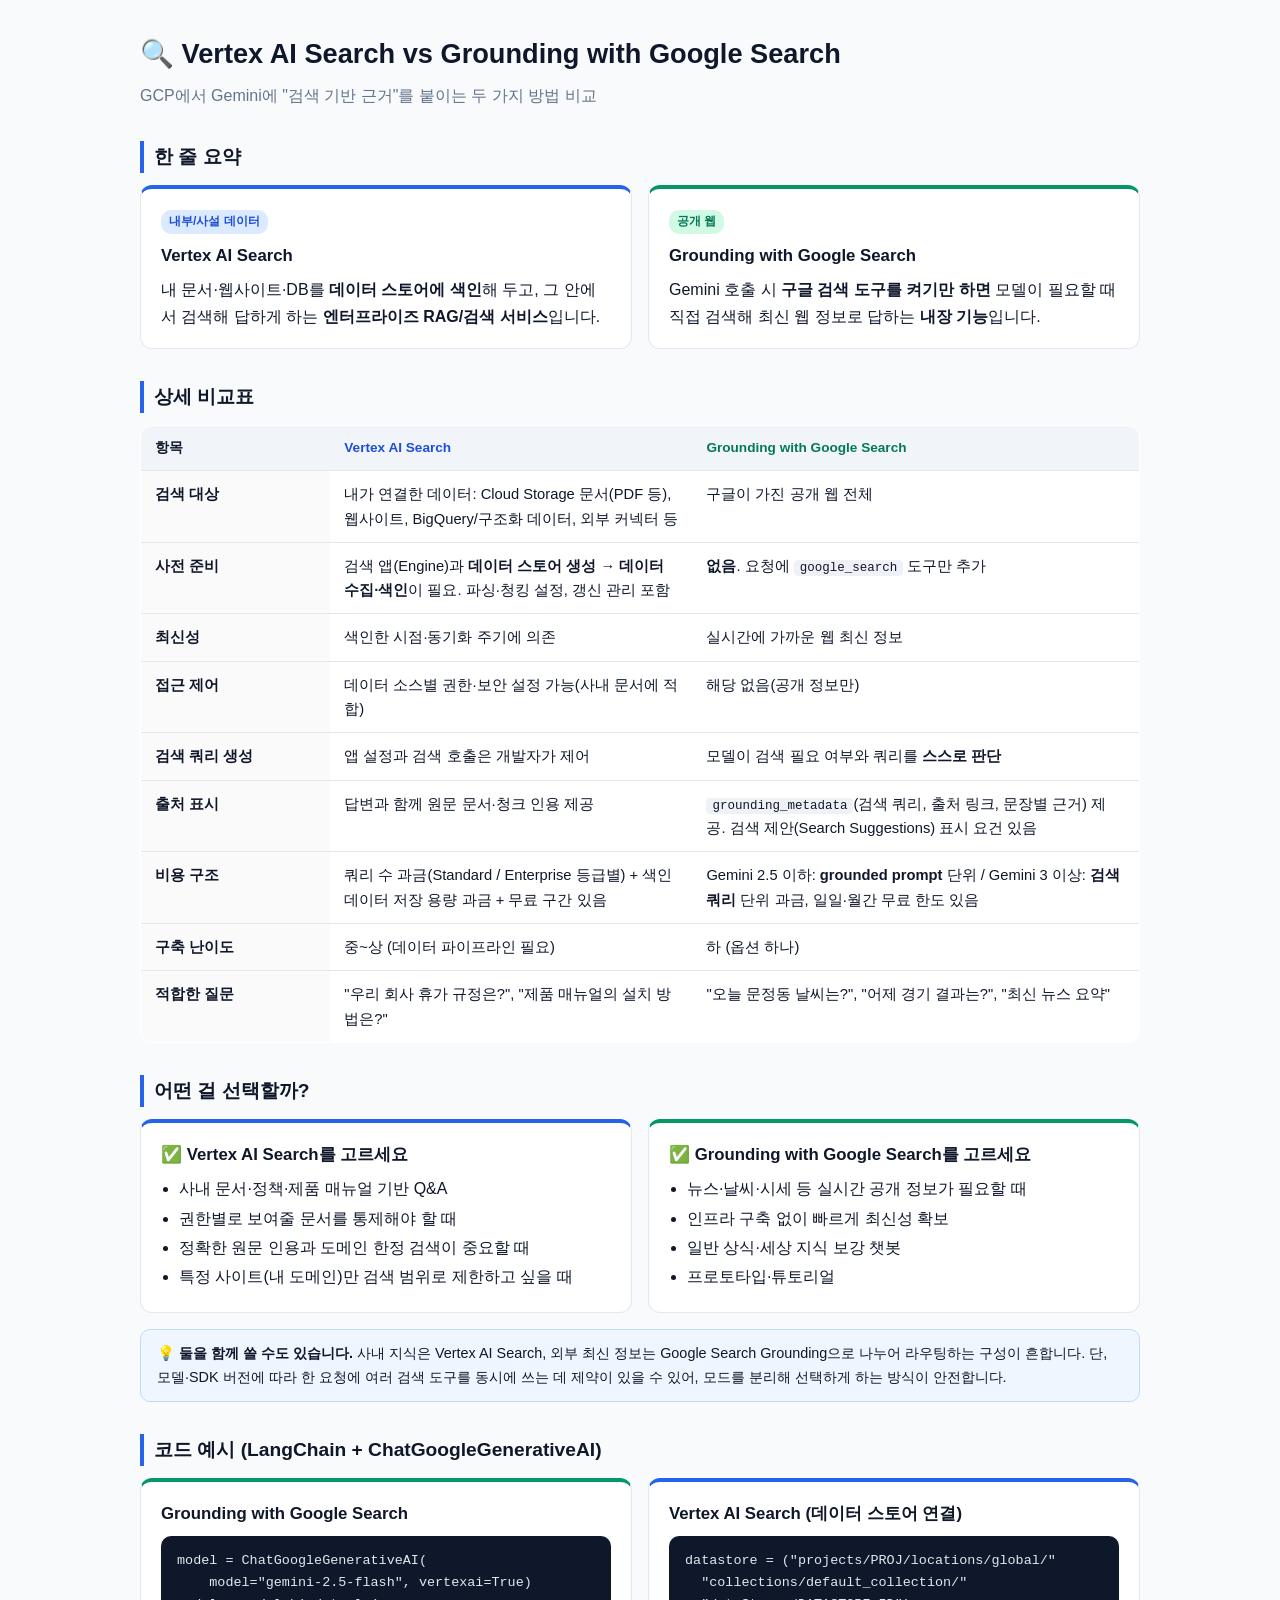
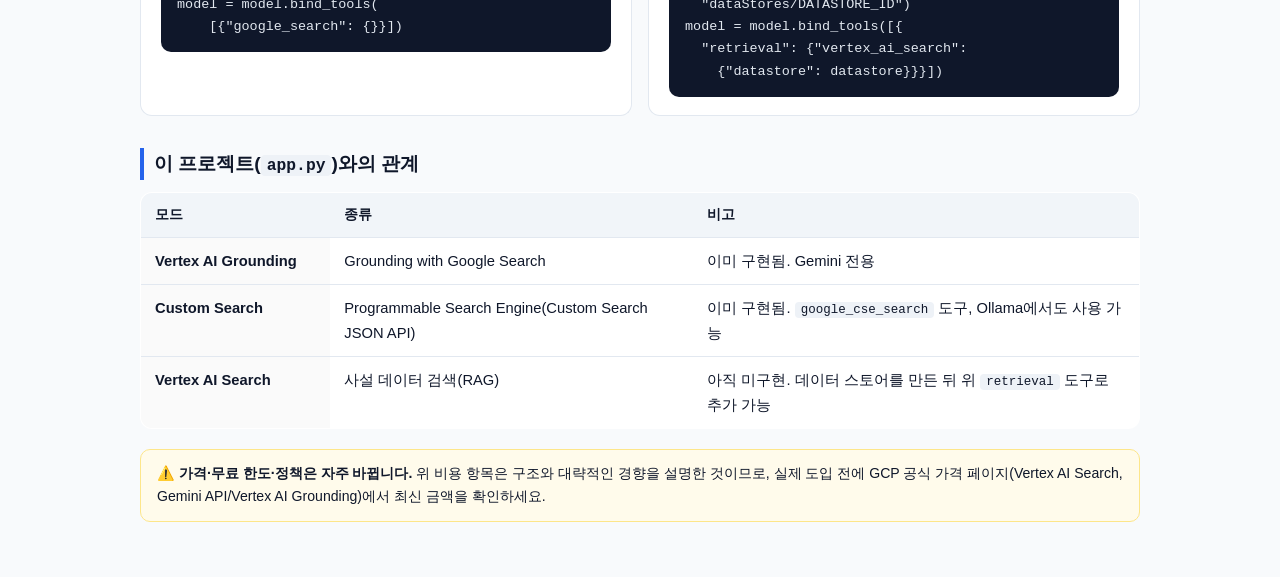
<file: gcp_search_comparison.html>
<!DOCTYPE html>
<html lang="ko">
<head>
<meta charset="UTF-8">
<meta name="viewport" content="width=device-width, initial-scale=1.0">
<title>Vertex AI Search vs Grounding with Google Search 비교</title>
<style>
  :root { --blue:#2563eb; --green:#059669; --bg:#f8fafc; --card:#fff; --line:#e2e8f0; --text:#0f172a; --muted:#64748b; }
  * { box-sizing:border-box; margin:0; padding:0; }
  body { font-family:-apple-system,"Segoe UI","Noto Sans KR",sans-serif; background:var(--bg); color:var(--text); line-height:1.65; padding:32px 16px; }
  .wrap { max-width:1000px; margin:0 auto; }
  h1 { font-size:1.7rem; margin-bottom:6px; }
  .sub { color:var(--muted); margin-bottom:28px; }
  h2 { font-size:1.2rem; margin:32px 0 12px; padding-left:10px; border-left:4px solid var(--blue); }
  .cards { display:grid; grid-template-columns:1fr 1fr; gap:16px; }
  .card { background:var(--card); border:1px solid var(--line); border-radius:12px; padding:18px 20px; }
  .card h3 { font-size:1.05rem; margin-bottom:8px; }
  .card.a { border-top:4px solid var(--blue); }
  .card.b { border-top:4px solid var(--green); }
  .tag { display:inline-block; font-size:.75rem; font-weight:700; padding:2px 8px; border-radius:10px; margin-bottom:8px; }
  .a .tag { background:#dbeafe; color:#1d4ed8; }
  .b .tag { background:#d1fae5; color:#047857; }
  ul { padding-left:18px; } li { margin:3px 0; }
  table { width:100%; border-collapse:collapse; background:var(--card); border:1px solid var(--line); border-radius:12px; overflow:hidden; font-size:.92rem; }
  th, td { padding:11px 14px; text-align:left; vertical-align:top; border-bottom:1px solid var(--line); }
  th { background:#f1f5f9; font-size:.85rem; }
  th.a { color:#1d4ed8; } th.b { color:#047857; }
  td:first-child { font-weight:600; width:19%; background:#fafafa; }
  tr:last-child td { border-bottom:none; }
  code { background:#eef2f7; padding:1px 6px; border-radius:4px; font-size:.85em; }
  pre { background:#0f172a; color:#e2e8f0; padding:14px 16px; border-radius:10px; overflow-x:auto; font-size:.84rem; margin-top:8px; }
  .pick { display:grid; grid-template-columns:1fr 1fr; gap:16px; }
  .note { background:#fffbeb; border:1px solid #fde68a; border-radius:10px; padding:12px 16px; font-size:.88rem; margin-top:20px; }
  .tip { background:#eff6ff; border:1px solid #bfdbfe; border-radius:10px; padding:12px 16px; font-size:.9rem; margin-top:16px; }
  @media (max-width:720px){ .cards,.pick{grid-template-columns:1fr;} }
</style>
</head>
<body>
<div class="wrap">
  <h1>🔍 Vertex AI Search vs Grounding with Google Search</h1>
  <p class="sub">GCP에서 Gemini에 "검색 기반 근거"를 붙이는 두 가지 방법 비교</p>

  <h2>한 줄 요약</h2>
  <div class="cards">
    <div class="card a">
      <span class="tag">내부/사설 데이터</span>
      <h3>Vertex AI Search</h3>
      <p>내 문서·웹사이트·DB를 <b>데이터 스토어에 색인</b>해 두고, 그 안에서 검색해 답하게 하는 <b>엔터프라이즈 RAG/검색 서비스</b>입니다.</p>
    </div>
    <div class="card b">
      <span class="tag">공개 웹</span>
      <h3>Grounding with Google Search</h3>
      <p>Gemini 호출 시 <b>구글 검색 도구를 켜기만 하면</b> 모델이 필요할 때 직접 검색해 최신 웹 정보로 답하는 <b>내장 기능</b>입니다.</p>
    </div>
  </div>

  <h2>상세 비교표</h2>
  <table>
    <tr><th>항목</th><th class="a">Vertex AI Search</th><th class="b">Grounding with Google Search</th></tr>
    <tr><td>검색 대상</td><td>내가 연결한 데이터: Cloud Storage 문서(PDF 등), 웹사이트, BigQuery/구조화 데이터, 외부 커넥터 등</td><td>구글이 가진 공개 웹 전체</td></tr>
    <tr><td>사전 준비</td><td>검색 앱(Engine)과 <b>데이터 스토어 생성 → 데이터 수집·색인</b>이 필요. 파싱·청킹 설정, 갱신 관리 포함</td><td><b>없음</b>. 요청에 <code>google_search</code> 도구만 추가</td></tr>
    <tr><td>최신성</td><td>색인한 시점·동기화 주기에 의존</td><td>실시간에 가까운 웹 최신 정보</td></tr>
    <tr><td>접근 제어</td><td>데이터 소스별 권한·보안 설정 가능(사내 문서에 적합)</td><td>해당 없음(공개 정보만)</td></tr>
    <tr><td>검색 쿼리 생성</td><td>앱 설정과 검색 호출은 개발자가 제어</td><td>모델이 검색 필요 여부와 쿼리를 <b>스스로 판단</b></td></tr>
    <tr><td>출처 표시</td><td>답변과 함께 원문 문서·청크 인용 제공</td><td><code>grounding_metadata</code>(검색 쿼리, 출처 링크, 문장별 근거) 제공. 검색 제안(Search Suggestions) 표시 요건 있음</td></tr>
    <tr><td>비용 구조</td><td>쿼리 수 과금(Standard / Enterprise 등급별) + 색인 데이터 저장 용량 과금 + 무료 구간 있음</td><td>Gemini 2.5 이하: <b>grounded prompt</b> 단위 / Gemini 3 이상: <b>검색 쿼리</b> 단위 과금, 일일·월간 무료 한도 있음</td></tr>
    <tr><td>구축 난이도</td><td>중~상 (데이터 파이프라인 필요)</td><td>하 (옵션 하나)</td></tr>
    <tr><td>적합한 질문</td><td>"우리 회사 휴가 규정은?", "제품 매뉴얼의 설치 방법은?"</td><td>"오늘 문정동 날씨는?", "어제 경기 결과는?", "최신 뉴스 요약"</td></tr>
  </table>

  <h2>어떤 걸 선택할까?</h2>
  <div class="pick">
    <div class="card a">
      <h3>✅ Vertex AI Search를 고르세요</h3>
      <ul>
        <li>사내 문서·정책·제품 매뉴얼 기반 Q&amp;A</li>
        <li>권한별로 보여줄 문서를 통제해야 할 때</li>
        <li>정확한 원문 인용과 도메인 한정 검색이 중요할 때</li>
        <li>특정 사이트(내 도메인)만 검색 범위로 제한하고 싶을 때</li>
      </ul>
    </div>
    <div class="card b">
      <h3>✅ Grounding with Google Search를 고르세요</h3>
      <ul>
        <li>뉴스·날씨·시세 등 실시간 공개 정보가 필요할 때</li>
        <li>인프라 구축 없이 빠르게 최신성 확보</li>
        <li>일반 상식·세상 지식 보강 챗봇</li>
        <li>프로토타입·튜토리얼</li>
      </ul>
    </div>
  </div>
  <div class="tip">💡 <b>둘을 함께 쓸 수도 있습니다.</b> 사내 지식은 Vertex AI Search, 외부 최신 정보는 Google Search Grounding으로 나누어 라우팅하는 구성이 흔합니다. 단, 모델·SDK 버전에 따라 한 요청에 여러 검색 도구를 동시에 쓰는 데 제약이 있을 수 있어, 모드를 분리해 선택하게 하는 방식이 안전합니다.</div>

  <h2>코드 예시 (LangChain + ChatGoogleGenerativeAI)</h2>
  <div class="cards">
    <div class="card b">
      <h3>Grounding with Google Search</h3>
<pre>model = ChatGoogleGenerativeAI(
    model="gemini-2.5-flash", vertexai=True)
model = model.bind_tools(
    [{"google_search": {}}])</pre>
    </div>
    <div class="card a">
      <h3>Vertex AI Search (데이터 스토어 연결)</h3>
<pre>datastore = ("projects/PROJ/locations/global/"
  "collections/default_collection/"
  "dataStores/DATASTORE_ID")
model = model.bind_tools([{
  "retrieval": {"vertex_ai_search":
    {"datastore": datastore}}}])</pre>
    </div>
  </div>

  <h2>이 프로젝트(<code>app.py</code>)와의 관계</h2>
  <table>
    <tr><th>모드</th><th>종류</th><th>비고</th></tr>
    <tr><td>Vertex AI Grounding</td><td>Grounding with Google Search</td><td>이미 구현됨. Gemini 전용</td></tr>
    <tr><td>Custom Search</td><td>Programmable Search Engine(Custom Search JSON API)</td><td>이미 구현됨. <code>google_cse_search</code> 도구, Ollama에서도 사용 가능</td></tr>
    <tr><td>Vertex AI Search</td><td>사설 데이터 검색(RAG)</td><td>아직 미구현. 데이터 스토어를 만든 뒤 위 <code>retrieval</code> 도구로 추가 가능</td></tr>
  </table>

  <div class="note">⚠️ <b>가격·무료 한도·정책은 자주 바뀝니다.</b> 위 비용 항목은 구조와 대략적인 경향을 설명한 것이므로, 실제 도입 전에 GCP 공식 가격 페이지(Vertex AI Search, Gemini API/Vertex AI Grounding)에서 최신 금액을 확인하세요.</div>
</div>
</body>
</html>
</file>
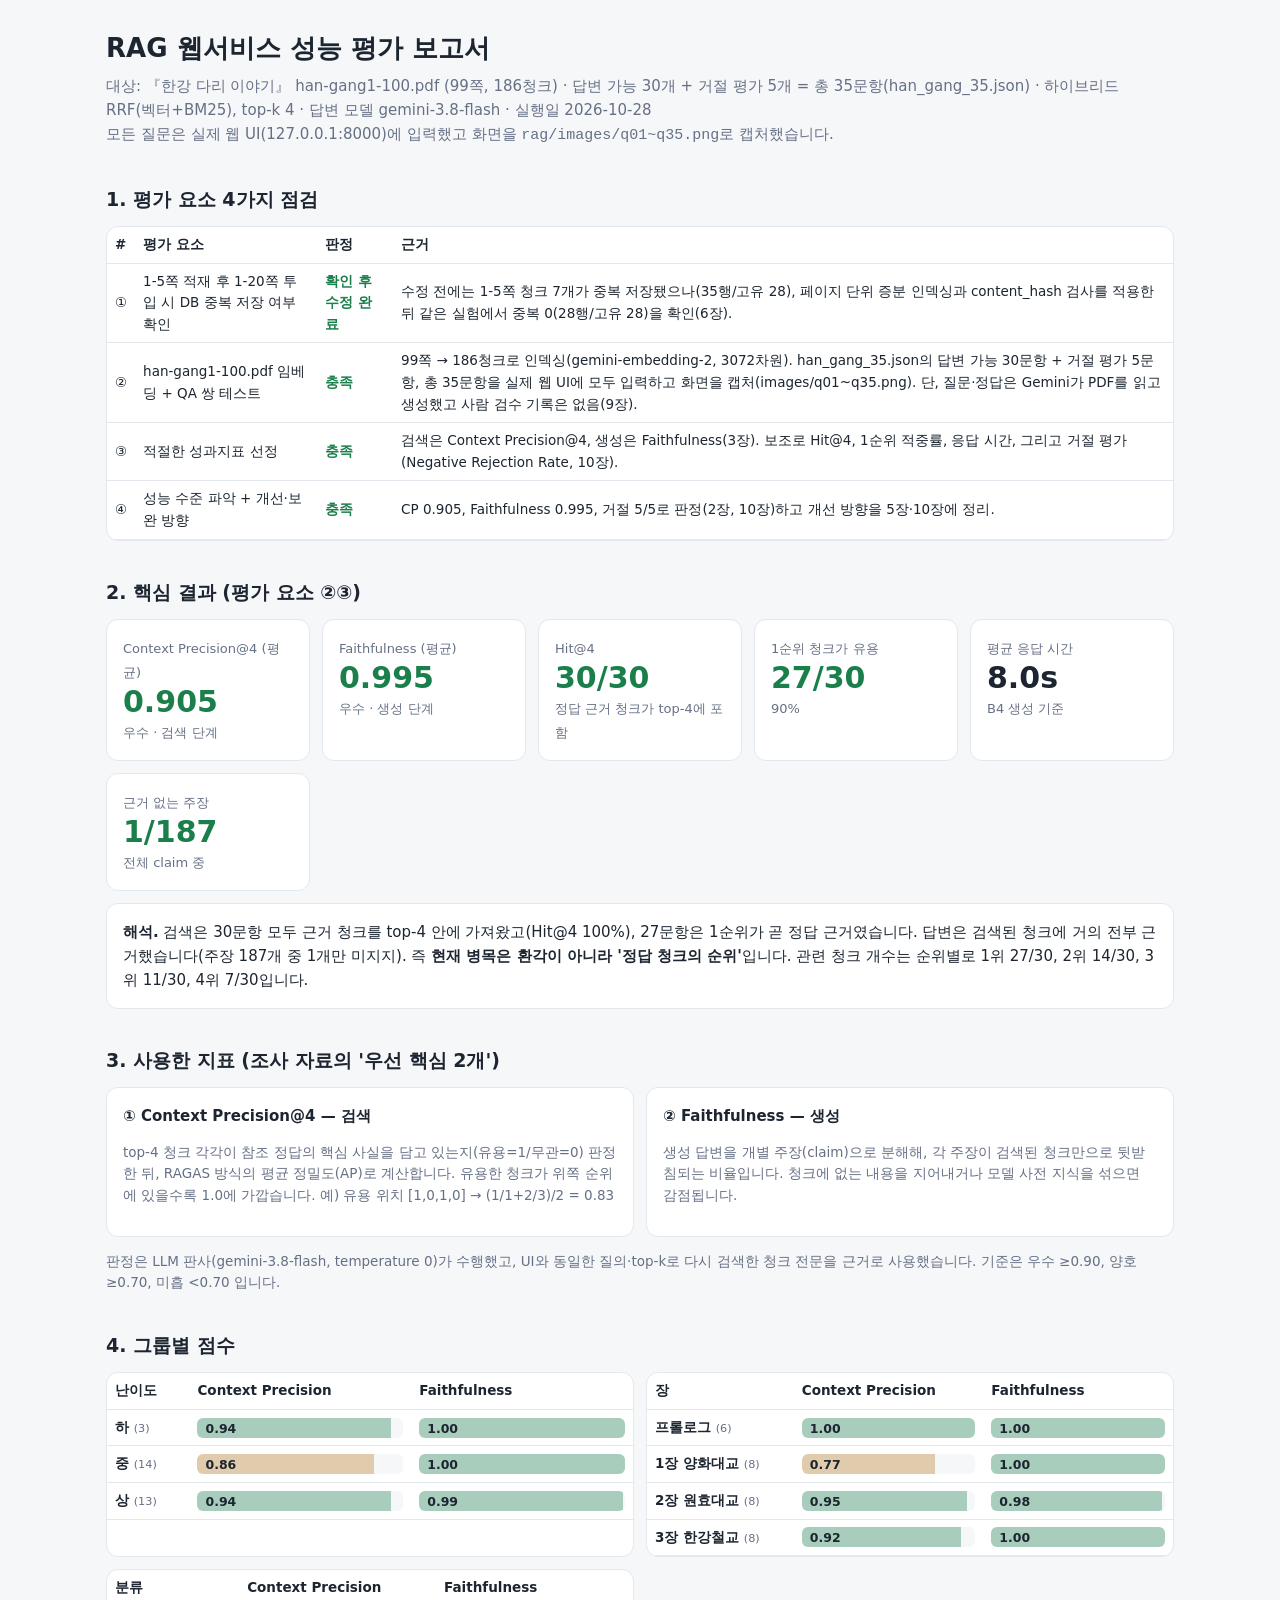
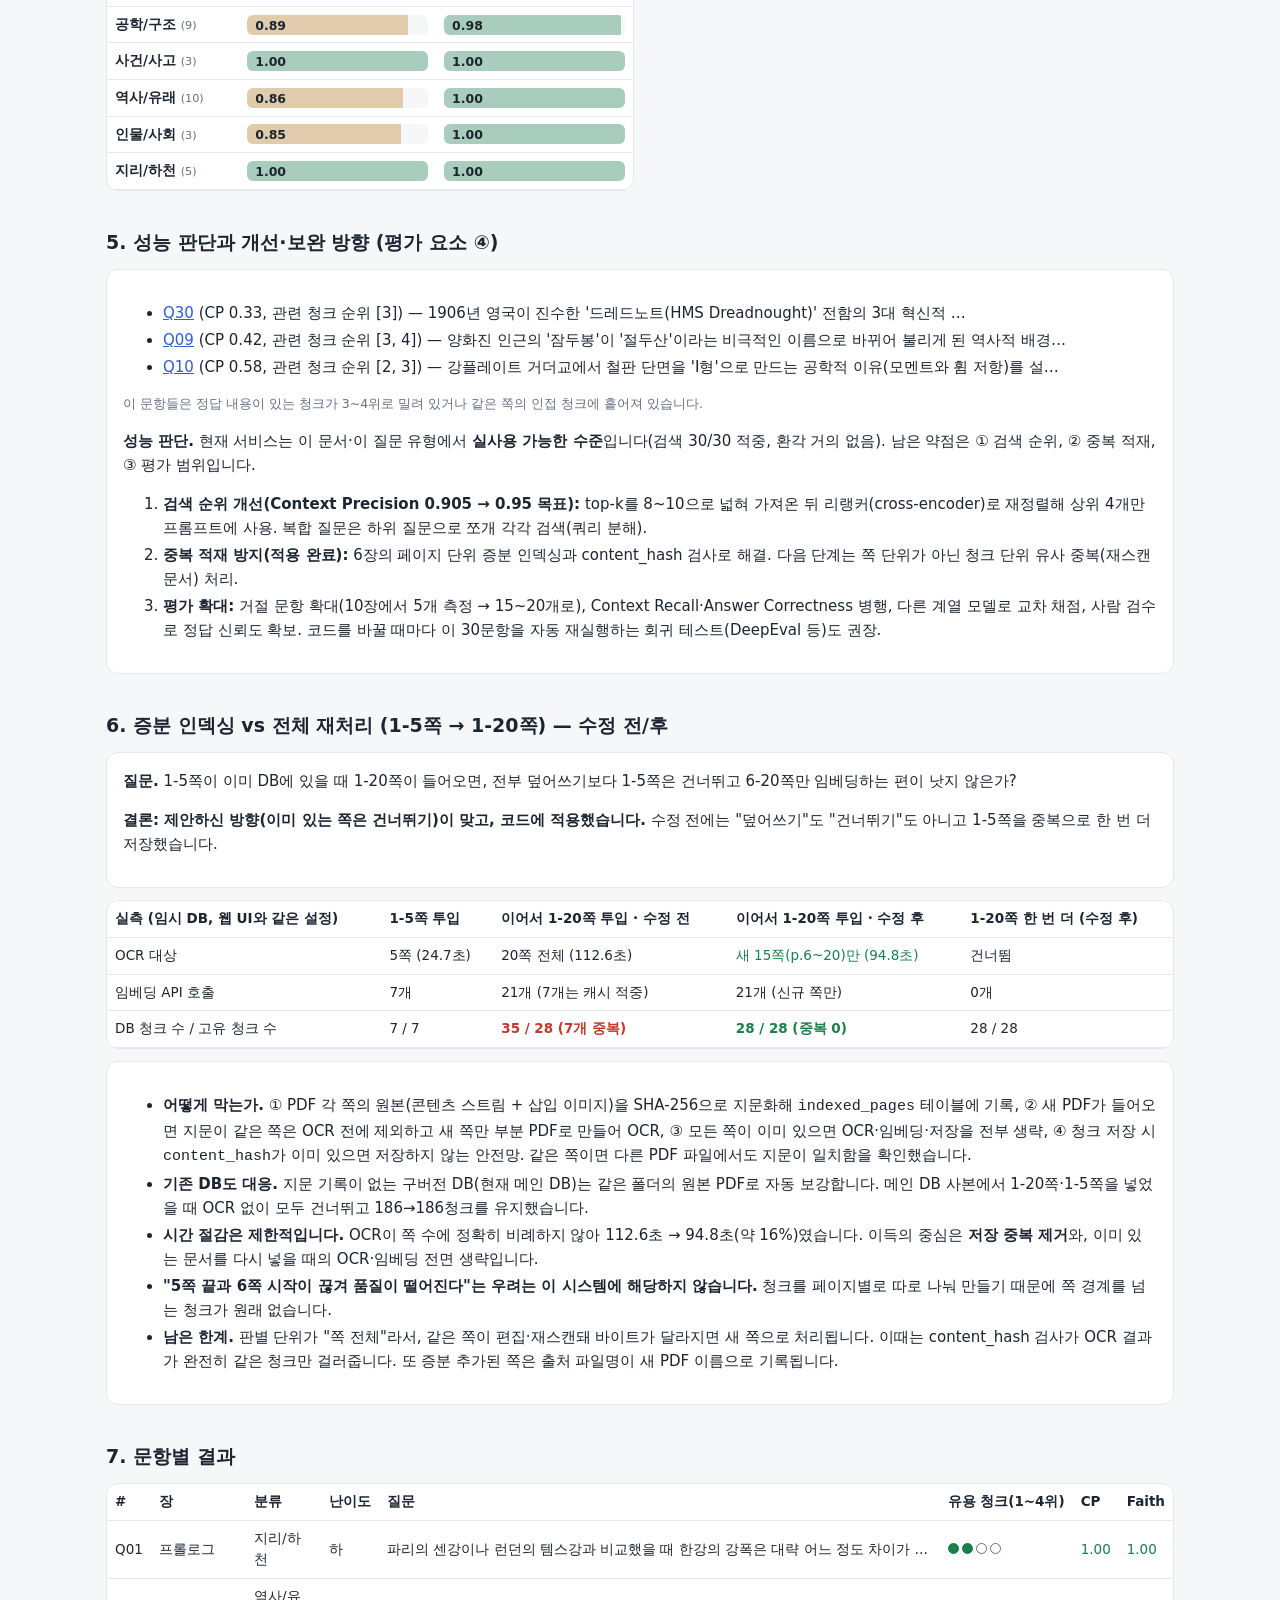
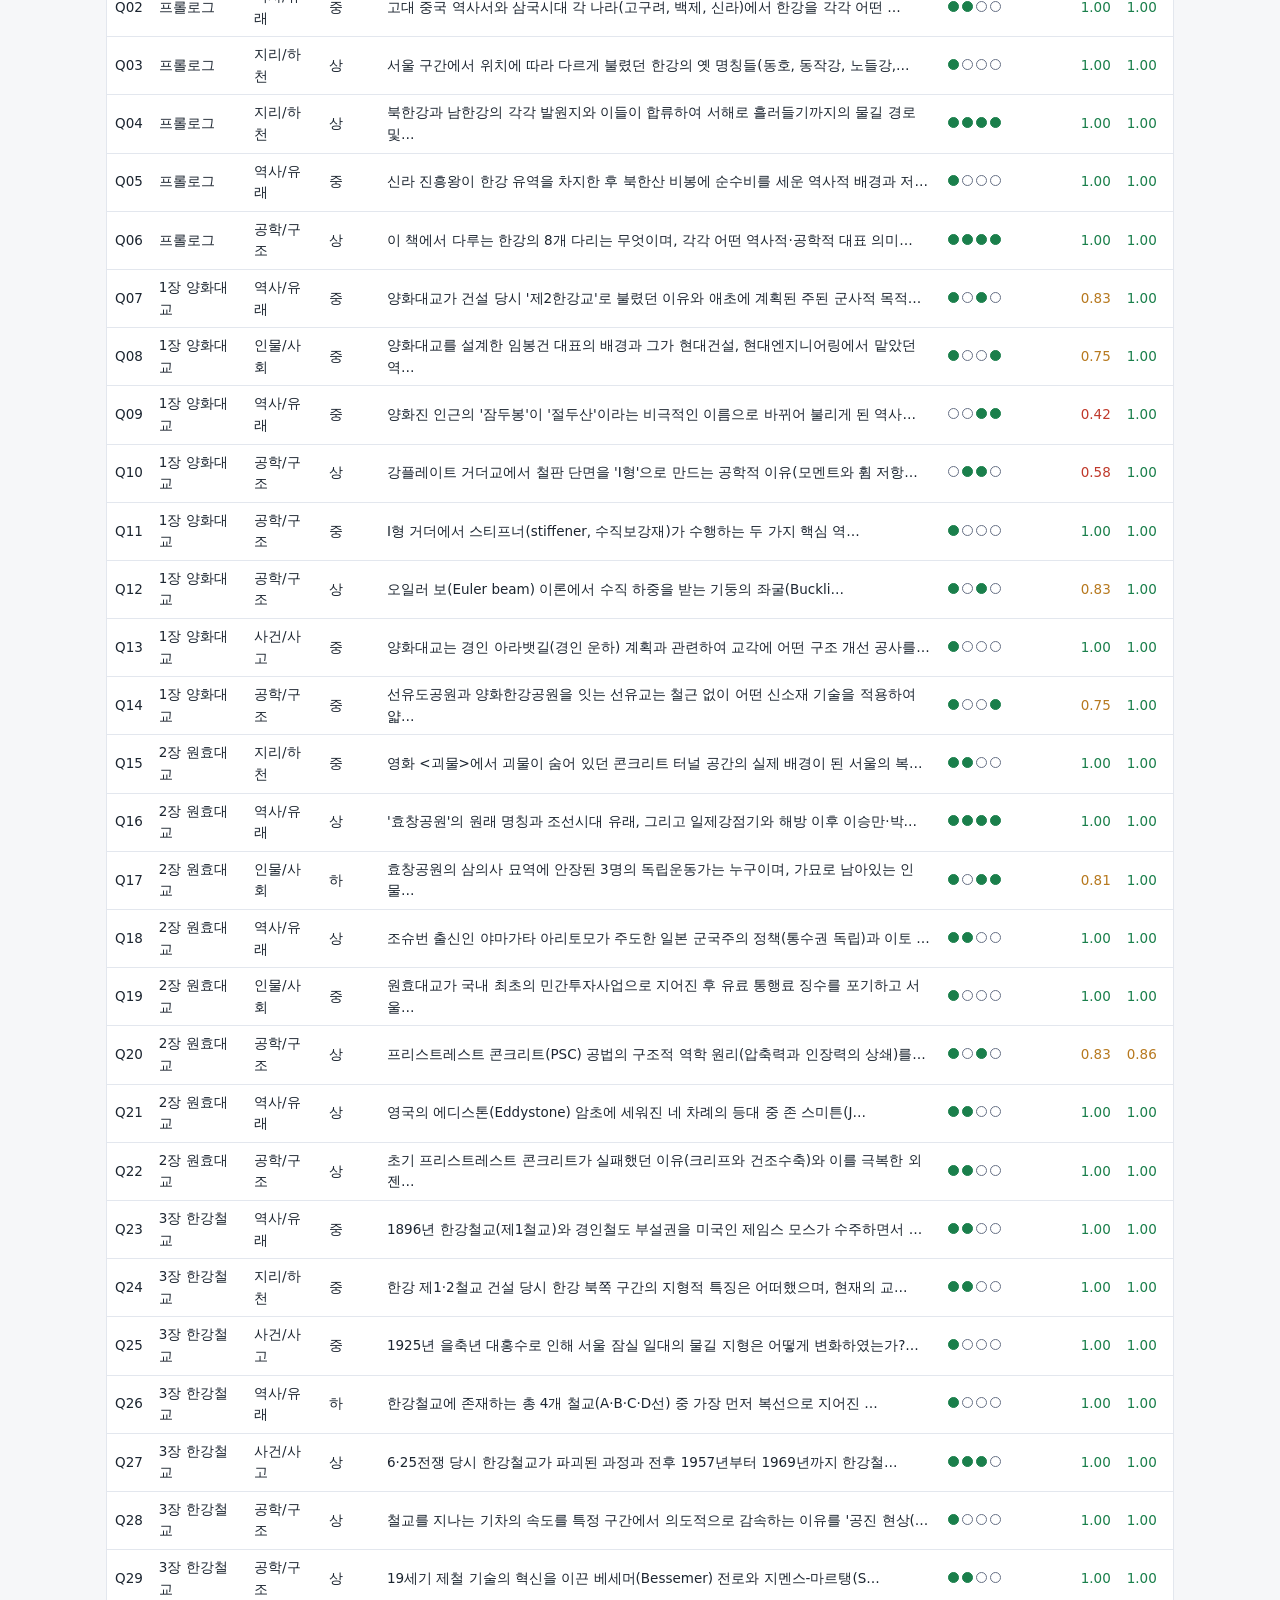
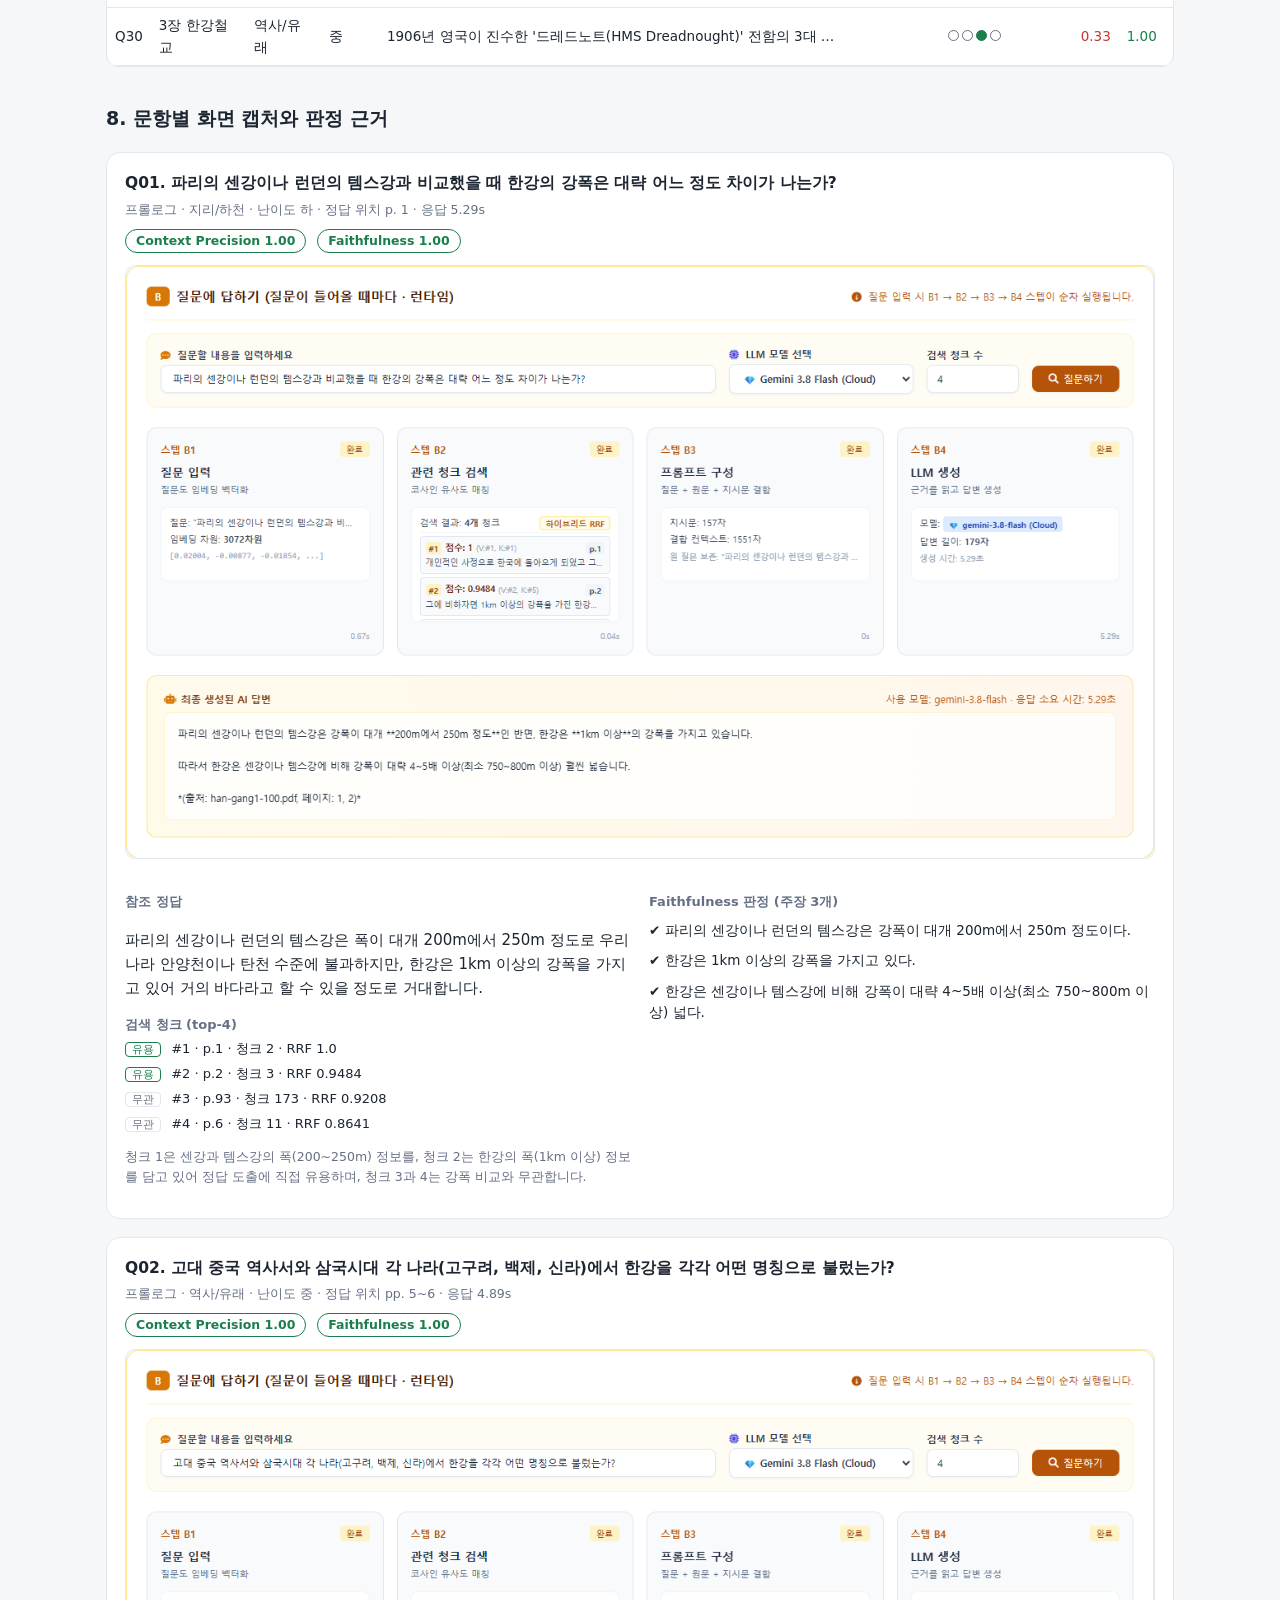
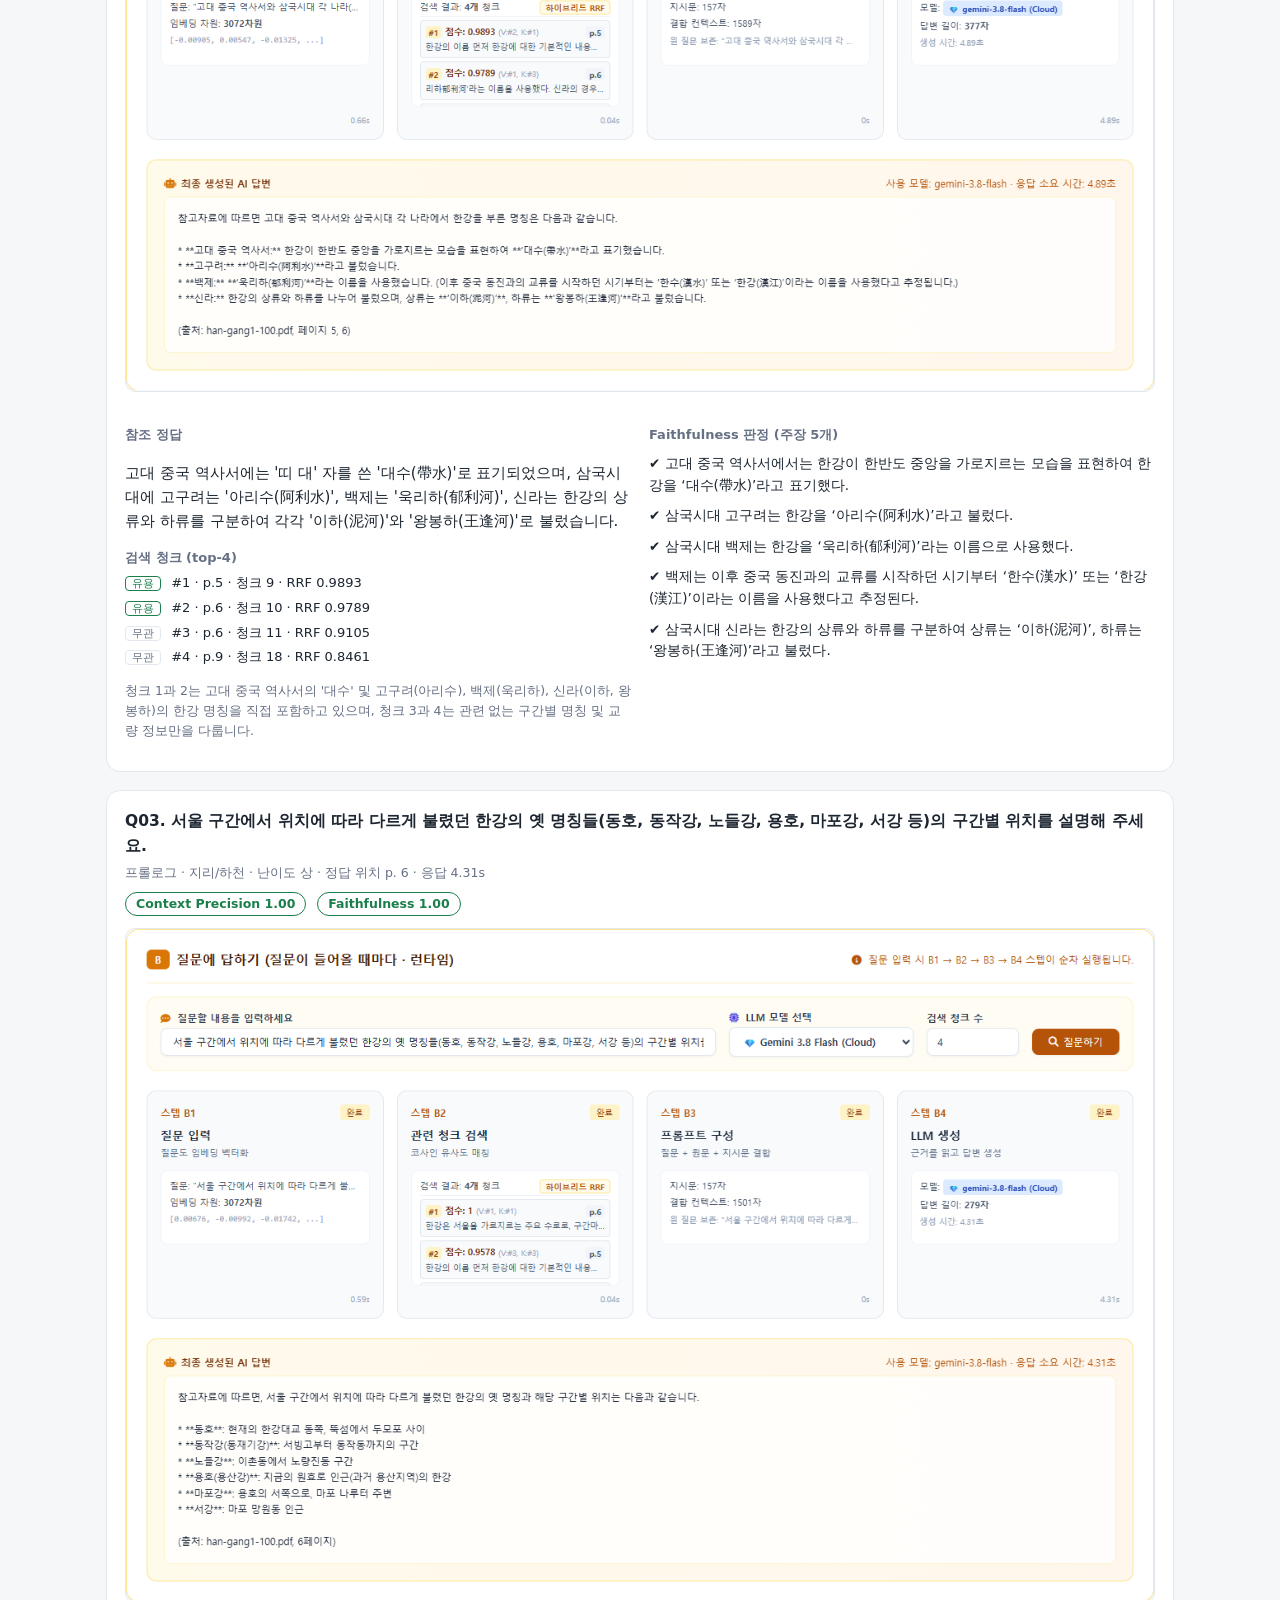
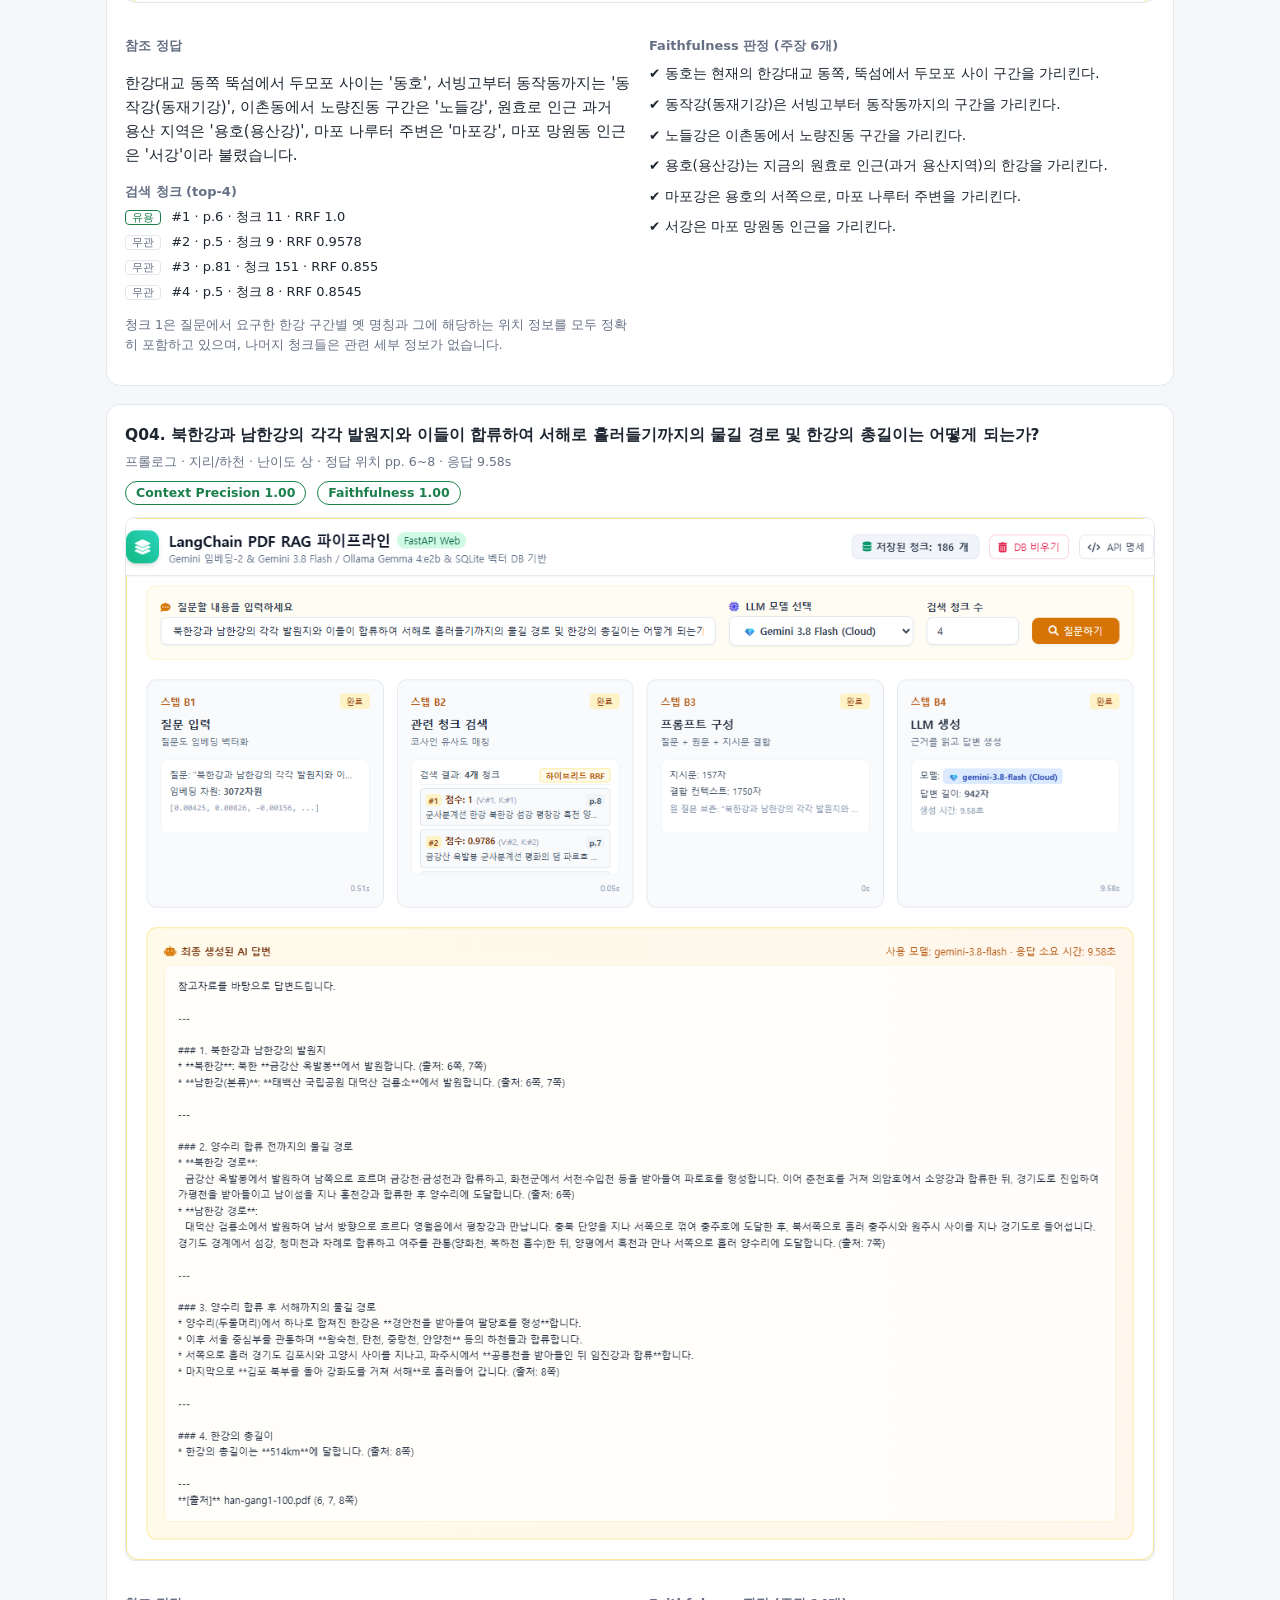
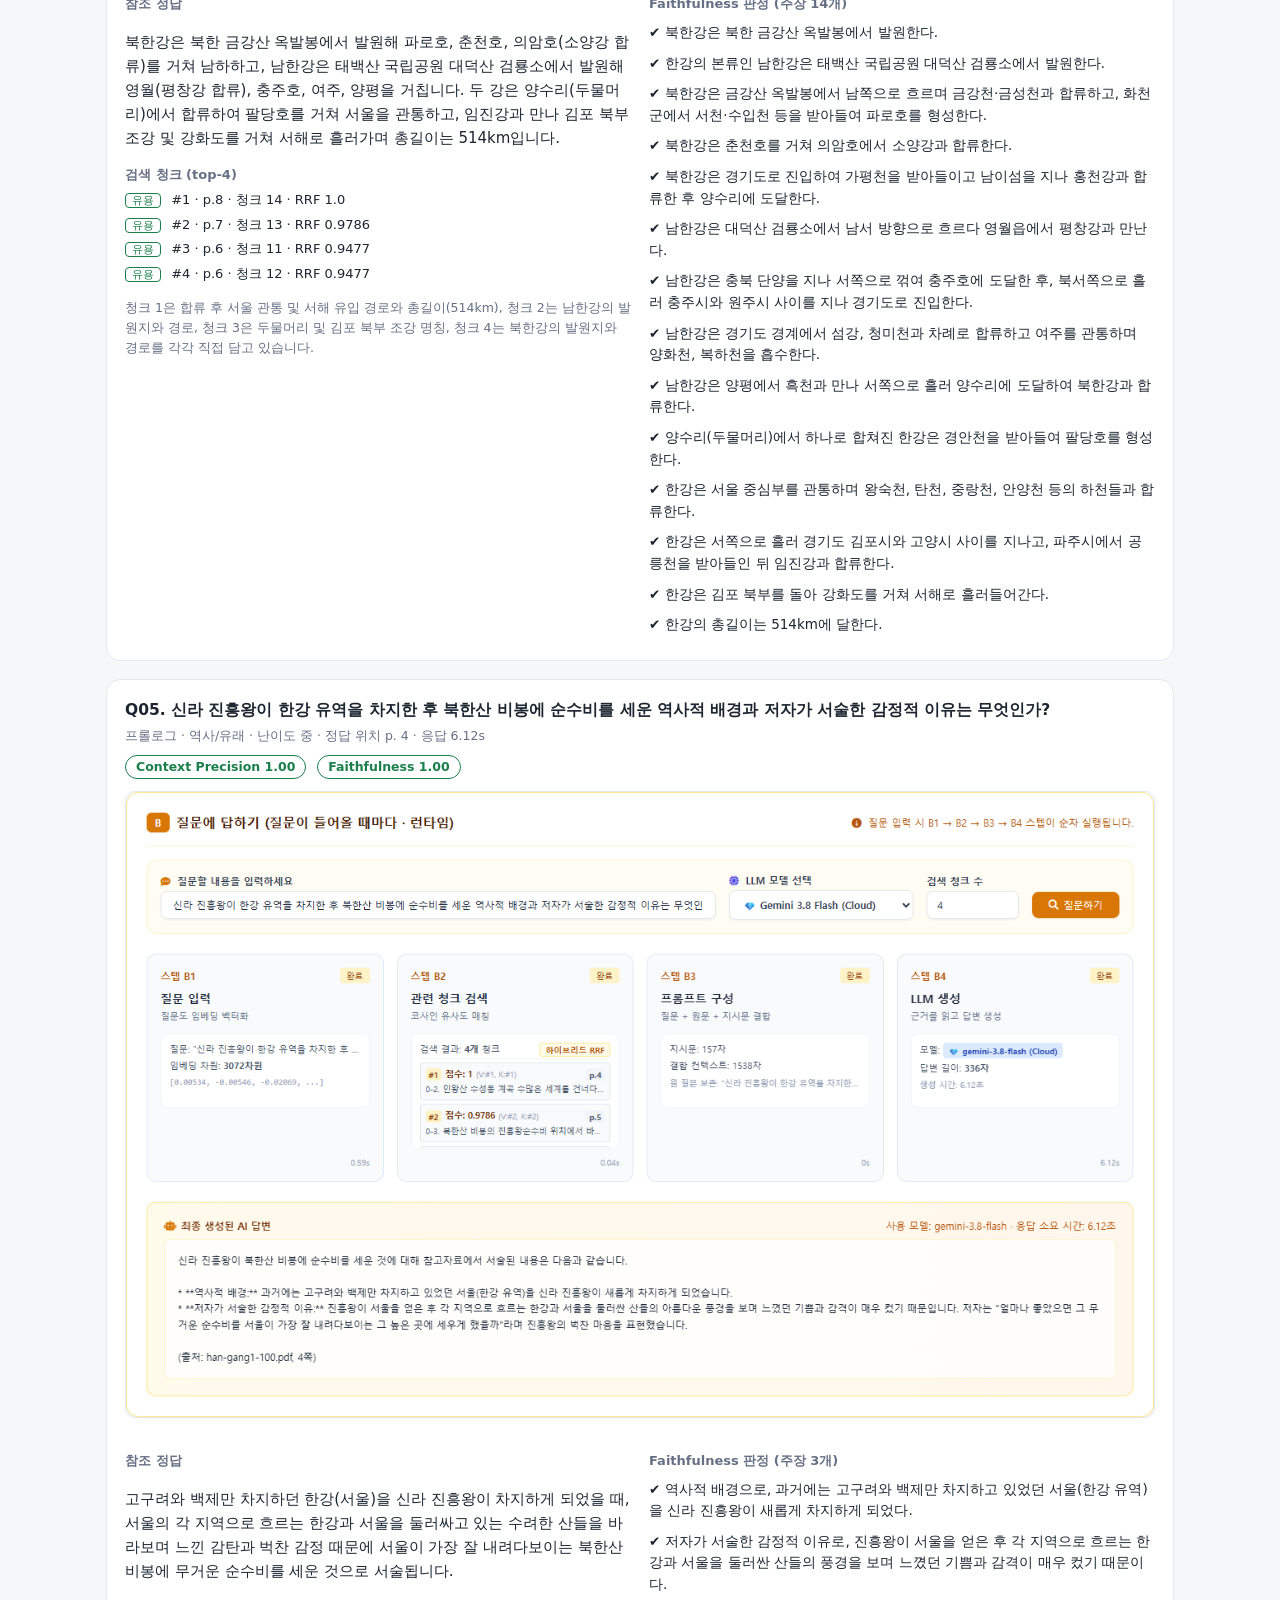
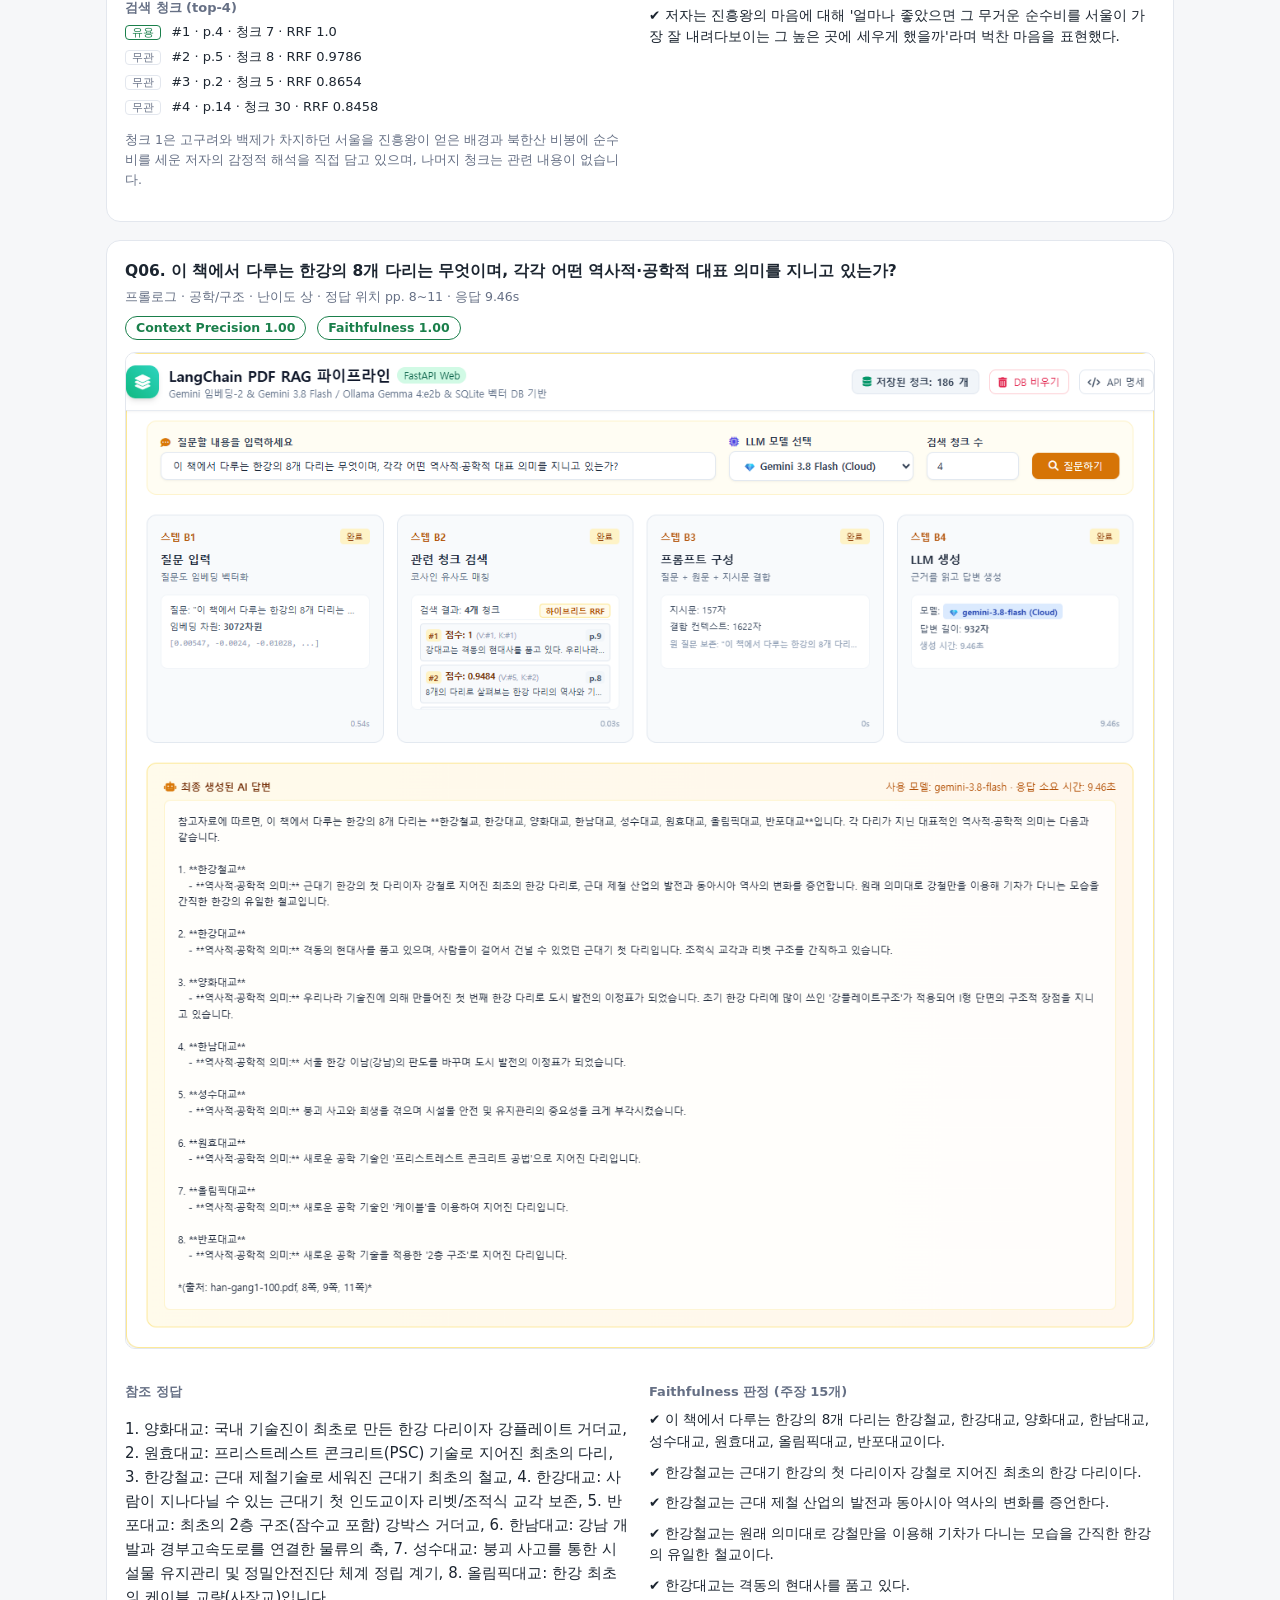
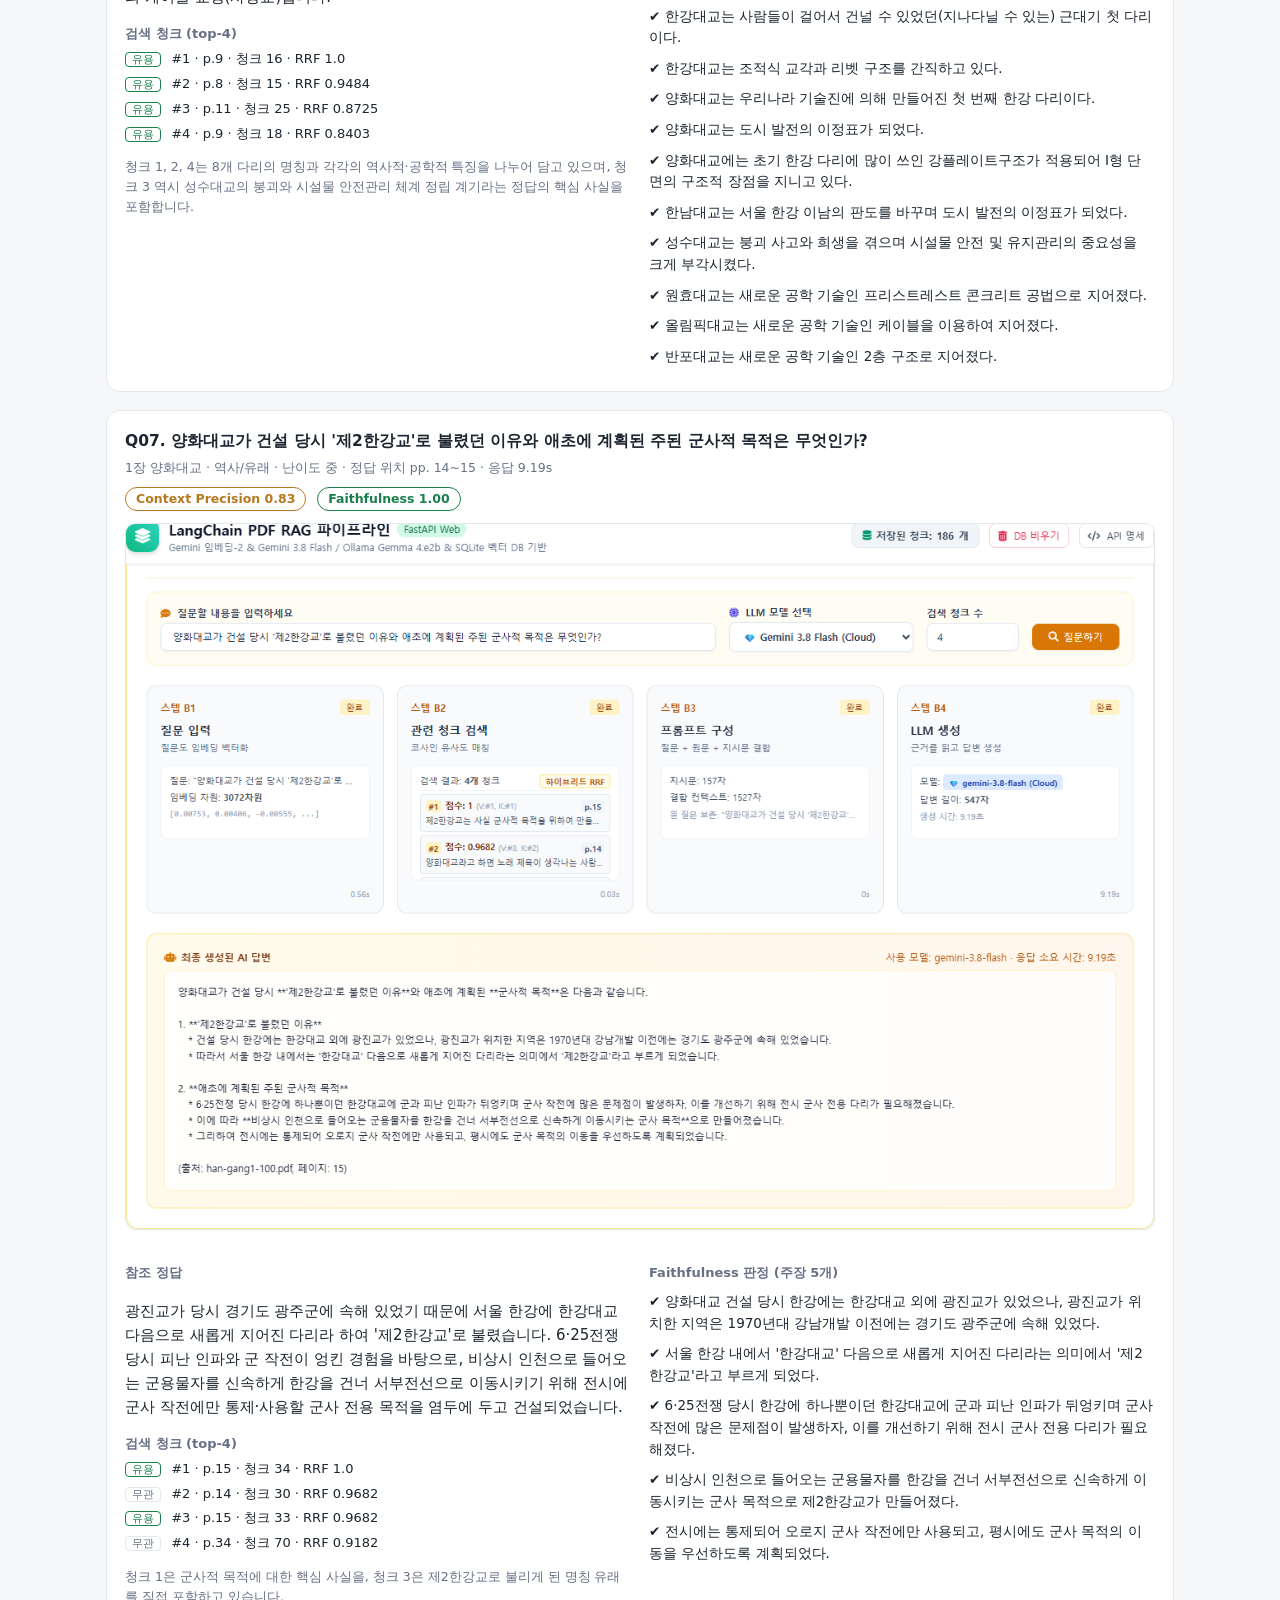
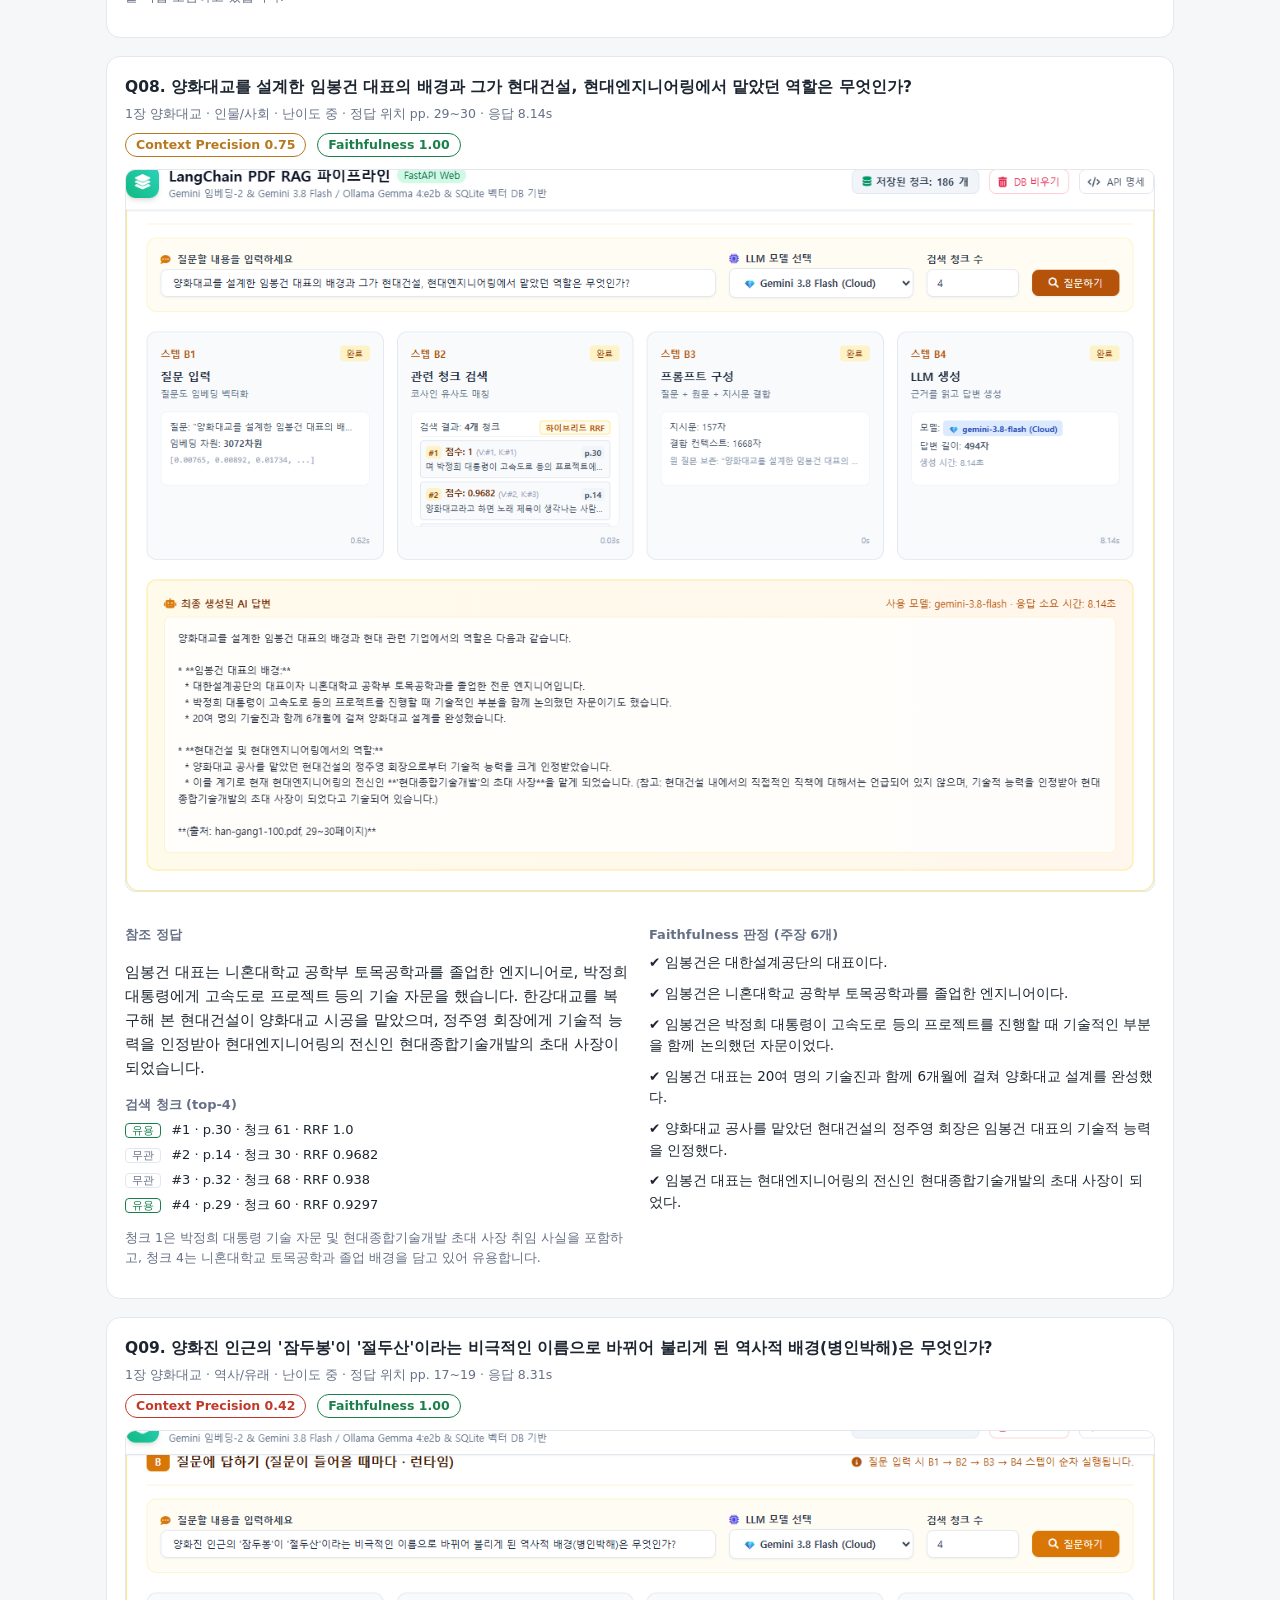
<file: rag/RAG_성능평가_35문항.html>
<!DOCTYPE html>
<html lang="ko"><head><meta charset="utf-8"><meta name="viewport" content="width=device-width,initial-scale=1">
<title>RAG 성능 평가 보고서</title>
<style>
:root{--bg:#f6f7f9;--fg:#1c2530;--mut:#667085;--card:#fff;--line:#e3e7ee;--good:#1a7f4b;--warn:#b7791f;--bad:#c0392b;--acc:#2f5fd0}
@media (prefers-color-scheme:dark){:root{--bg:#12161c;--fg:#e8ecf2;--mut:#9aa6b6;--card:#1b2129;--line:#2b3440;--good:#4cc38a;--warn:#e0a84a;--bad:#ef7b6e;--acc:#7aa2ff}}
*{box-sizing:border-box}body{margin:0;background:var(--bg);color:var(--fg);font:15px/1.6 'Pretendard','Malgun Gothic',system-ui,sans-serif}
main{max-width:1100px;margin:0 auto;padding:28px 16px 80px}h1{font-size:26px;margin:0 0 4px}h2{font-size:19px;margin:36px 0 12px}h3{font-size:15.5px;margin:0}h4{font-size:13px;margin:14px 0 4px;color:var(--mut)}
.sub{color:var(--mut);margin:0 0 20px}.grid{display:grid;gap:12px;grid-template-columns:repeat(auto-fit,minmax(190px,1fr))}
.kpi,.box{background:var(--card);border:1px solid var(--line);border-radius:12px;padding:16px}.kpi b{display:block;font-size:30px;line-height:1.2}.kpi span{color:var(--mut);font-size:13px}
.good{color:var(--good)}.warn{color:var(--warn)}.bad{color:var(--bad)}
table{width:100%;border-collapse:collapse;font-size:13.5px}th,td{padding:7px 8px;border-bottom:1px solid var(--line);text-align:left;vertical-align:middle}
.tbl{background:var(--card);border:1px solid var(--line);border-radius:12px;overflow-x:auto}.tbl tr[onclick]{cursor:pointer}.tbl tr[onclick]:hover{background:var(--bg)}td.q{min-width:240px}th{white-space:nowrap}
.bar{position:relative;height:20px;background:var(--bg);border-radius:6px;overflow:hidden;min-width:140px}.bar i{position:absolute;inset:0 auto 0 0;opacity:.35}.bar i.good{background:var(--good)}.bar i.warn{background:var(--warn)}.bar i.bad{background:var(--bad)}.bar b{position:relative;padding-left:8px;font-size:12.5px;line-height:20px}
.dot{display:inline-block;width:11px;height:11px;border-radius:50%;border:1.5px solid var(--mut);margin-right:3px}.dot.on{background:var(--good);border-color:var(--good)}
.card{background:var(--card);border:1px solid var(--line);border-radius:14px;padding:18px;margin:18px 0}.meta{color:var(--mut);font-size:12.5px;margin:4px 0 8px}
.pill{display:inline-block;border:1px solid currentColor;border-radius:99px;padding:1px 10px;font-size:12.5px;margin-right:6px;font-weight:600}
.card img{width:100%;border:1px solid var(--line);border-radius:10px;margin:12px 0}.cols{display:grid;gap:18px;grid-template-columns:1fr 1fr}@media(max-width:760px){.cols{grid-template-columns:1fr}}
.claims{padding-left:0;list-style:none;margin:0;font-size:13.5px}.claims li{padding:3px 0}.claims .ok{color:var(--fg)}.claims .ng{color:var(--bad);font-weight:600}
.chunk{font-size:13px;margin:4px 0}.tag{font-size:11px;border:1px solid var(--line);border-radius:4px;padding:0 6px;margin-right:6px;color:var(--mut)}.tag.on{color:var(--good);border-color:var(--good)}
.note{font-size:12.5px;color:var(--mut)}li{margin:3px 0}a{color:var(--acc)}small{color:var(--mut);font-weight:400}.def{font-size:13.5px;color:var(--mut)}
</style></head><body><main>
<h1>RAG 웹서비스 성능 평가 보고서</h1>
<p class="sub">대상: 『한강 다리 이야기』 han-gang1-100.pdf (99쪽, 186청크) · 답변 가능 30개 + 거절 평가 5개 = 총 35문항(han_gang_35.json) · 하이브리드 RRF(벡터+BM25), top-k 4 · 답변 모델 gemini-3.8-flash · 실행일 2026-10-28<br>
모든 질문은 실제 웹 UI(127.0.0.1:8000)에 입력했고 화면을 <code>rag/images/q01~q35.png</code>로 캡처했습니다.</p>

<h2>1. 평가 요소 4가지 점검</h2>
<div class="tbl"><table>
<tr><th>#</th><th>평가 요소</th><th>판정</th><th>근거</th></tr>
<tr><td>①</td><td>1-5쪽 적재 후 1-20쪽 투입 시 DB 중복 저장 여부 확인</td><td class="good"><b>확인 후 수정 완료</b></td><td>수정 전에는 1-5쪽 청크 7개가 중복 저장됐으나(35행/고유 28), 페이지 단위 증분 인덱싱과 content_hash 검사를 적용한 뒤 같은 실험에서 중복 0(28행/고유 28)을 확인(6장).</td></tr>
<tr><td>②</td><td>han-gang1-100.pdf 임베딩 + QA 쌍 테스트</td><td class="good"><b>충족</b></td><td>99쪽 → 186청크로 인덱싱(gemini-embedding-2, 3072차원). han_gang_35.json의 답변 가능 30문항 + 거절 평가 5문항, 총 35문항을 실제 웹 UI에 모두 입력하고 화면을 캡처(images/q01~q35.png). 단, 질문·정답은 Gemini가 PDF를 읽고 생성했고 사람 검수 기록은 없음(9장).</td></tr>
<tr><td>③</td><td>적절한 성과지표 선정</td><td class="good"><b>충족</b></td><td>검색은 Context Precision@4, 생성은 Faithfulness(3장). 보조로 Hit@4, 1순위 적중률, 응답 시간, 그리고 거절 평가(Negative Rejection Rate, 10장).</td></tr>
<tr><td>④</td><td>성능 수준 파악 + 개선·보완 방향</td><td class="good"><b>충족</b></td><td>CP 0.905, Faithfulness 0.995, 거절 5/5로 판정(2장, 10장)하고 개선 방향을 5장·10장에 정리.</td></tr>
</table></div>
<h2>2. 핵심 결과 (평가 요소 ②③)</h2>
<div class="grid">
<div class="kpi"><span>Context Precision@4 (평균)</span><b class="good">0.905</b><span>우수 · 검색 단계</span></div>
<div class="kpi"><span>Faithfulness (평균)</span><b class="good">0.995</b><span>우수 · 생성 단계</span></div>
<div class="kpi"><span>Hit@4</span><b class="good">30/30</b><span>정답 근거 청크가 top-4에 포함</span></div>
<div class="kpi"><span>1순위 청크가 유용</span><b class="good">27/30</b><span>90%</span></div>
<div class="kpi"><span>평균 응답 시간</span><b>8.0s</b><span>B4 생성 기준</span></div>
<div class="kpi"><span>근거 없는 주장</span><b class="good">1/187</b><span>전체 claim 중</span></div>
</div>
<div class="box" style="margin-top:12px"><b>해석.</b> 검색은 30문항 모두 근거 청크를 top-4 안에 가져왔고(Hit@4 100%), 27문항은 1순위가 곧 정답 근거였습니다.
답변은 검색된 청크에 거의 전부 근거했습니다(주장 187개 중 1개만 미지지). 즉 <b>현재 병목은 환각이 아니라 '정답 청크의 순위'</b>입니다.
관련 청크 개수는 순위별로 1위 27/30, 2위 14/30, 3위 11/30, 4위 7/30입니다.</div>

<h2>3. 사용한 지표 (조사 자료의 '우선 핵심 2개')</h2>
<div class="grid">
<div class="box"><b>① Context Precision@4 — 검색</b><p class="def">top-4 청크 각각이 참조 정답의 핵심 사실을 담고 있는지(유용=1/무관=0) 판정한 뒤, RAGAS 방식의 평균 정밀도(AP)로 계산합니다. 유용한 청크가 위쪽 순위에 있을수록 1.0에 가깝습니다. 예) 유용 위치 [1,0,1,0] → (1/1+2/3)/2 = 0.83</p></div>
<div class="box"><b>② Faithfulness — 생성</b><p class="def">생성 답변을 개별 주장(claim)으로 분해해, 각 주장이 검색된 청크만으로 뒷받침되는 비율입니다. 청크에 없는 내용을 지어내거나 모델 사전 지식을 섞으면 감점됩니다.</p></div>
</div>
<p class="def">판정은 LLM 판사(gemini-3.8-flash, temperature 0)가 수행했고, UI와 동일한 질의·top-k로 다시 검색한 청크 전문을 근거로 사용했습니다. 기준은 우수 ≥0.90, 양호 ≥0.70, 미흡 &lt;0.70 입니다.</p>

<h2>4. 그룹별 점수</h2>
<div class="grid" style="grid-template-columns:repeat(auto-fit,minmax(440px,1fr))">
<div class="tbl"><table><tr><th>난이도</th><th>Context Precision</th><th>Faithfulness</th></tr><tr><th>하 <small>(3)</small></th>
<td><div class="bar"><i class="good" style="width:94%"></i><b>0.94</b></div></td>
<td><div class="bar"><i class="good" style="width:100%"></i><b>1.00</b></div></td></tr><tr><th>중 <small>(14)</small></th>
<td><div class="bar"><i class="warn" style="width:86%"></i><b>0.86</b></div></td>
<td><div class="bar"><i class="good" style="width:100%"></i><b>1.00</b></div></td></tr><tr><th>상 <small>(13)</small></th>
<td><div class="bar"><i class="good" style="width:94%"></i><b>0.94</b></div></td>
<td><div class="bar"><i class="good" style="width:99%"></i><b>0.99</b></div></td></tr></table></div>
<div class="tbl"><table><tr><th>장</th><th>Context Precision</th><th>Faithfulness</th></tr><tr><th>프롤로그 <small>(6)</small></th>
<td><div class="bar"><i class="good" style="width:100%"></i><b>1.00</b></div></td>
<td><div class="bar"><i class="good" style="width:100%"></i><b>1.00</b></div></td></tr><tr><th>1장 양화대교 <small>(8)</small></th>
<td><div class="bar"><i class="warn" style="width:77%"></i><b>0.77</b></div></td>
<td><div class="bar"><i class="good" style="width:100%"></i><b>1.00</b></div></td></tr><tr><th>2장 원효대교 <small>(8)</small></th>
<td><div class="bar"><i class="good" style="width:95%"></i><b>0.95</b></div></td>
<td><div class="bar"><i class="good" style="width:98%"></i><b>0.98</b></div></td></tr><tr><th>3장 한강철교 <small>(8)</small></th>
<td><div class="bar"><i class="good" style="width:92%"></i><b>0.92</b></div></td>
<td><div class="bar"><i class="good" style="width:100%"></i><b>1.00</b></div></td></tr></table></div>
<div class="tbl"><table><tr><th>분류</th><th>Context Precision</th><th>Faithfulness</th></tr><tr><th>공학/구조 <small>(9)</small></th>
<td><div class="bar"><i class="warn" style="width:89%"></i><b>0.89</b></div></td>
<td><div class="bar"><i class="good" style="width:98%"></i><b>0.98</b></div></td></tr><tr><th>사건/사고 <small>(3)</small></th>
<td><div class="bar"><i class="good" style="width:100%"></i><b>1.00</b></div></td>
<td><div class="bar"><i class="good" style="width:100%"></i><b>1.00</b></div></td></tr><tr><th>역사/유래 <small>(10)</small></th>
<td><div class="bar"><i class="warn" style="width:86%"></i><b>0.86</b></div></td>
<td><div class="bar"><i class="good" style="width:100%"></i><b>1.00</b></div></td></tr><tr><th>인물/사회 <small>(3)</small></th>
<td><div class="bar"><i class="warn" style="width:85%"></i><b>0.85</b></div></td>
<td><div class="bar"><i class="good" style="width:100%"></i><b>1.00</b></div></td></tr><tr><th>지리/하천 <small>(5)</small></th>
<td><div class="bar"><i class="good" style="width:100%"></i><b>1.00</b></div></td>
<td><div class="bar"><i class="good" style="width:100%"></i><b>1.00</b></div></td></tr></table></div>
</div>

<h2>5. 성능 판단과 개선·보완 방향 (평가 요소 ④)</h2>
<div class="box"><ul><li><a href="#q30">Q30</a> (CP 0.33, 관련 청크 순위 [3]) — 1906년 영국이 진수한 &#x27;드레드노트(HMS Dreadnought)&#x27; 전함의 3대 혁신적 …</li><li><a href="#q9">Q09</a> (CP 0.42, 관련 청크 순위 [3, 4]) — 양화진 인근의 &#x27;잠두봉&#x27;이 &#x27;절두산&#x27;이라는 비극적인 이름으로 바뀌어 불리게 된 역사적 배경…</li><li><a href="#q10">Q10</a> (CP 0.58, 관련 청크 순위 [2, 3]) — 강플레이트 거더교에서 철판 단면을 &#x27;I형&#x27;으로 만드는 공학적 이유(모멘트와 휨 저항)를 설…</li></ul>
<p class="note">이 문항들은 정답 내용이 있는 청크가 3~4위로 밀려 있거나 같은 쪽의 인접 청크에 흩어져 있습니다.</p>
<p><b>성능 판단.</b> 현재 서비스는 이 문서·이 질문 유형에서 <b>실사용 가능한 수준</b>입니다(검색 30/30 적중, 환각 거의 없음). 남은 약점은 ① 검색 순위, ② 중복 적재, ③ 평가 범위입니다.</p>
<ol>
<li><b>검색 순위 개선(Context Precision 0.905 → 0.95 목표):</b> top-k를 8~10으로 넓혀 가져온 뒤 리랭커(cross-encoder)로 재정렬해 상위 4개만 프롬프트에 사용. 복합 질문은 하위 질문으로 쪼개 각각 검색(쿼리 분해).</li>
<li><b>중복 적재 방지(적용 완료):</b> 6장의 페이지 단위 증분 인덱싱과 content_hash 검사로 해결. 다음 단계는 쪽 단위가 아닌 청크 단위 유사 중복(재스캔 문서) 처리.</li>
<li><b>평가 확대:</b> 거절 문항 확대(10장에서 5개 측정 → 15~20개로), Context Recall·Answer Correctness 병행, 다른 계열 모델로 교차 채점, 사람 검수로 정답 신뢰도 확보. 코드를 바꿀 때마다 이 30문항을 자동 재실행하는 회귀 테스트(DeepEval 등)도 권장.</li>
</ol></div>

<h2>6. 증분 인덱싱 vs 전체 재처리 (1-5쪽 → 1-20쪽) — 수정 전/후</h2>
<div class="box"><b>질문.</b> 1-5쪽이 이미 DB에 있을 때 1-20쪽이 들어오면, 전부 덮어쓰기보다 1-5쪽은 건너뛰고 6-20쪽만 임베딩하는 편이 낫지 않은가?
<p><b>결론: 제안하신 방향(이미 있는 쪽은 건너뛰기)이 맞고, 코드에 적용했습니다.</b> 수정 전에는 "덮어쓰기"도 "건너뛰기"도 아니고 1-5쪽을 중복으로 한 번 더 저장했습니다.</p></div>
<div class="tbl" style="margin-top:12px"><table>
<tr><th>실측 (임시 DB, 웹 UI와 같은 설정)</th><th>1-5쪽 투입</th><th>이어서 1-20쪽 투입 · 수정 전</th><th>이어서 1-20쪽 투입 · 수정 후</th><th>1-20쪽 한 번 더 (수정 후)</th></tr>
<tr><td>OCR 대상</td><td>5쪽 (24.7초)</td><td>20쪽 전체 (112.6초)</td><td class="good">새 15쪽(p.6~20)만 (94.8초)</td><td>건너뜀</td></tr>
<tr><td>임베딩 API 호출</td><td>7개</td><td>21개 (7개는 캐시 적중)</td><td>21개 (신규 쪽만)</td><td>0개</td></tr>
<tr><td>DB 청크 수 / 고유 청크 수</td><td>7 / 7</td><td class="bad"><b>35 / 28 (7개 중복)</b></td><td class="good"><b>28 / 28 (중복 0)</b></td><td>28 / 28</td></tr>
</table></div>
<div class="box" style="margin-top:12px"><ul>
<li><b>어떻게 막는가.</b> ① PDF 각 쪽의 원본(콘텐츠 스트림 + 삽입 이미지)을 SHA-256으로 지문화해 <code>indexed_pages</code> 테이블에 기록, ② 새 PDF가 들어오면 지문이 같은 쪽은 OCR 전에 제외하고 새 쪽만 부분 PDF로 만들어 OCR, ③ 모든 쪽이 이미 있으면 OCR·임베딩·저장을 전부 생략, ④ 청크 저장 시 <code>content_hash</code>가 이미 있으면 저장하지 않는 안전망. 같은 쪽이면 다른 PDF 파일에서도 지문이 일치함을 확인했습니다.</li>
<li><b>기존 DB도 대응.</b> 지문 기록이 없는 구버전 DB(현재 메인 DB)는 같은 폴더의 원본 PDF로 자동 보강합니다. 메인 DB 사본에서 1-20쪽·1-5쪽을 넣었을 때 OCR 없이 모두 건너뛰고 186→186청크를 유지했습니다.</li>
<li><b>시간 절감은 제한적입니다.</b> OCR이 쪽 수에 정확히 비례하지 않아 112.6초 → 94.8초(약 16%)였습니다. 이득의 중심은 <b>저장 중복 제거</b>와, 이미 있는 문서를 다시 넣을 때의 OCR·임베딩 전면 생략입니다.</li>
<li><b>"5쪽 끝과 6쪽 시작이 끊겨 품질이 떨어진다"는 우려는 이 시스템에 해당하지 않습니다.</b> 청크를 페이지별로 따로 나눠 만들기 때문에 쪽 경계를 넘는 청크가 원래 없습니다.</li>
<li><b>남은 한계.</b> 판별 단위가 "쪽 전체"라서, 같은 쪽이 편집·재스캔돼 바이트가 달라지면 새 쪽으로 처리됩니다. 이때는 content_hash 검사가 OCR 결과가 완전히 같은 청크만 걸러줍니다. 또 증분 추가된 쪽은 출처 파일명이 새 PDF 이름으로 기록됩니다.</li>
</ul></div>
<h2>7. 문항별 결과</h2>
<div class="tbl"><table><tr><th>#</th><th>장</th><th>분류</th><th>난이도</th><th>질문</th><th>유용 청크(1~4위)</th><th>CP</th><th>Faith</th></tr><tr onclick="location.hash='q1'">
<td>Q01</td><td>프롤로그</td><td>지리/하천</td><td>하</td>
<td class="q">파리의 센강이나 런던의 템스강과 비교했을 때 한강의 강폭은 대략 어느 정도 차이가 …</td><td><span class="dot on" title="rank 1"></span><span class="dot on" title="rank 2"></span><span class="dot " title="rank 3"></span><span class="dot " title="rank 4"></span></td>
<td class="good">1.00</td>
<td class="good">1.00</td></tr><tr onclick="location.hash='q2'">
<td>Q02</td><td>프롤로그</td><td>역사/유래</td><td>중</td>
<td class="q">고대 중국 역사서와 삼국시대 각 나라(고구려, 백제, 신라)에서 한강을 각각 어떤 …</td><td><span class="dot on" title="rank 1"></span><span class="dot on" title="rank 2"></span><span class="dot " title="rank 3"></span><span class="dot " title="rank 4"></span></td>
<td class="good">1.00</td>
<td class="good">1.00</td></tr><tr onclick="location.hash='q3'">
<td>Q03</td><td>프롤로그</td><td>지리/하천</td><td>상</td>
<td class="q">서울 구간에서 위치에 따라 다르게 불렸던 한강의 옛 명칭들(동호, 동작강, 노들강,…</td><td><span class="dot on" title="rank 1"></span><span class="dot " title="rank 2"></span><span class="dot " title="rank 3"></span><span class="dot " title="rank 4"></span></td>
<td class="good">1.00</td>
<td class="good">1.00</td></tr><tr onclick="location.hash='q4'">
<td>Q04</td><td>프롤로그</td><td>지리/하천</td><td>상</td>
<td class="q">북한강과 남한강의 각각 발원지와 이들이 합류하여 서해로 흘러들기까지의 물길 경로 및…</td><td><span class="dot on" title="rank 1"></span><span class="dot on" title="rank 2"></span><span class="dot on" title="rank 3"></span><span class="dot on" title="rank 4"></span></td>
<td class="good">1.00</td>
<td class="good">1.00</td></tr><tr onclick="location.hash='q5'">
<td>Q05</td><td>프롤로그</td><td>역사/유래</td><td>중</td>
<td class="q">신라 진흥왕이 한강 유역을 차지한 후 북한산 비봉에 순수비를 세운 역사적 배경과 저…</td><td><span class="dot on" title="rank 1"></span><span class="dot " title="rank 2"></span><span class="dot " title="rank 3"></span><span class="dot " title="rank 4"></span></td>
<td class="good">1.00</td>
<td class="good">1.00</td></tr><tr onclick="location.hash='q6'">
<td>Q06</td><td>프롤로그</td><td>공학/구조</td><td>상</td>
<td class="q">이 책에서 다루는 한강의 8개 다리는 무엇이며, 각각 어떤 역사적·공학적 대표 의미…</td><td><span class="dot on" title="rank 1"></span><span class="dot on" title="rank 2"></span><span class="dot on" title="rank 3"></span><span class="dot on" title="rank 4"></span></td>
<td class="good">1.00</td>
<td class="good">1.00</td></tr><tr onclick="location.hash='q7'">
<td>Q07</td><td>1장 양화대교</td><td>역사/유래</td><td>중</td>
<td class="q">양화대교가 건설 당시 &#x27;제2한강교&#x27;로 불렸던 이유와 애초에 계획된 주된 군사적 목적…</td><td><span class="dot on" title="rank 1"></span><span class="dot " title="rank 2"></span><span class="dot on" title="rank 3"></span><span class="dot " title="rank 4"></span></td>
<td class="warn">0.83</td>
<td class="good">1.00</td></tr><tr onclick="location.hash='q8'">
<td>Q08</td><td>1장 양화대교</td><td>인물/사회</td><td>중</td>
<td class="q">양화대교를 설계한 임봉건 대표의 배경과 그가 현대건설, 현대엔지니어링에서 맡았던 역…</td><td><span class="dot on" title="rank 1"></span><span class="dot " title="rank 2"></span><span class="dot " title="rank 3"></span><span class="dot on" title="rank 4"></span></td>
<td class="warn">0.75</td>
<td class="good">1.00</td></tr><tr onclick="location.hash='q9'">
<td>Q09</td><td>1장 양화대교</td><td>역사/유래</td><td>중</td>
<td class="q">양화진 인근의 &#x27;잠두봉&#x27;이 &#x27;절두산&#x27;이라는 비극적인 이름으로 바뀌어 불리게 된 역사…</td><td><span class="dot " title="rank 1"></span><span class="dot " title="rank 2"></span><span class="dot on" title="rank 3"></span><span class="dot on" title="rank 4"></span></td>
<td class="bad">0.42</td>
<td class="good">1.00</td></tr><tr onclick="location.hash='q10'">
<td>Q10</td><td>1장 양화대교</td><td>공학/구조</td><td>상</td>
<td class="q">강플레이트 거더교에서 철판 단면을 &#x27;I형&#x27;으로 만드는 공학적 이유(모멘트와 휨 저항…</td><td><span class="dot " title="rank 1"></span><span class="dot on" title="rank 2"></span><span class="dot on" title="rank 3"></span><span class="dot " title="rank 4"></span></td>
<td class="bad">0.58</td>
<td class="good">1.00</td></tr><tr onclick="location.hash='q11'">
<td>Q11</td><td>1장 양화대교</td><td>공학/구조</td><td>중</td>
<td class="q">I형 거더에서 스티프너(stiffener, 수직보강재)가 수행하는 두 가지 핵심 역…</td><td><span class="dot on" title="rank 1"></span><span class="dot " title="rank 2"></span><span class="dot " title="rank 3"></span><span class="dot " title="rank 4"></span></td>
<td class="good">1.00</td>
<td class="good">1.00</td></tr><tr onclick="location.hash='q12'">
<td>Q12</td><td>1장 양화대교</td><td>공학/구조</td><td>상</td>
<td class="q">오일러 보(Euler beam) 이론에서 수직 하중을 받는 기둥의 좌굴(Buckli…</td><td><span class="dot on" title="rank 1"></span><span class="dot " title="rank 2"></span><span class="dot on" title="rank 3"></span><span class="dot " title="rank 4"></span></td>
<td class="warn">0.83</td>
<td class="good">1.00</td></tr><tr onclick="location.hash='q13'">
<td>Q13</td><td>1장 양화대교</td><td>사건/사고</td><td>중</td>
<td class="q">양화대교는 경인 아라뱃길(경인 운하) 계획과 관련하여 교각에 어떤 구조 개선 공사를…</td><td><span class="dot on" title="rank 1"></span><span class="dot " title="rank 2"></span><span class="dot " title="rank 3"></span><span class="dot " title="rank 4"></span></td>
<td class="good">1.00</td>
<td class="good">1.00</td></tr><tr onclick="location.hash='q14'">
<td>Q14</td><td>1장 양화대교</td><td>공학/구조</td><td>중</td>
<td class="q">선유도공원과 양화한강공원을 잇는 선유교는 철근 없이 어떤 신소재 기술을 적용하여 얇…</td><td><span class="dot on" title="rank 1"></span><span class="dot " title="rank 2"></span><span class="dot " title="rank 3"></span><span class="dot on" title="rank 4"></span></td>
<td class="warn">0.75</td>
<td class="good">1.00</td></tr><tr onclick="location.hash='q15'">
<td>Q15</td><td>2장 원효대교</td><td>지리/하천</td><td>중</td>
<td class="q">영화 &lt;괴물&gt;에서 괴물이 숨어 있던 콘크리트 터널 공간의 실제 배경이 된 서울의 복…</td><td><span class="dot on" title="rank 1"></span><span class="dot on" title="rank 2"></span><span class="dot " title="rank 3"></span><span class="dot " title="rank 4"></span></td>
<td class="good">1.00</td>
<td class="good">1.00</td></tr><tr onclick="location.hash='q16'">
<td>Q16</td><td>2장 원효대교</td><td>역사/유래</td><td>상</td>
<td class="q">&#x27;효창공원&#x27;의 원래 명칭과 조선시대 유래, 그리고 일제강점기와 해방 이후 이승만·박…</td><td><span class="dot on" title="rank 1"></span><span class="dot on" title="rank 2"></span><span class="dot on" title="rank 3"></span><span class="dot on" title="rank 4"></span></td>
<td class="good">1.00</td>
<td class="good">1.00</td></tr><tr onclick="location.hash='q17'">
<td>Q17</td><td>2장 원효대교</td><td>인물/사회</td><td>하</td>
<td class="q">효창공원의 삼의사 묘역에 안장된 3명의 독립운동가는 누구이며, 가묘로 남아있는 인물…</td><td><span class="dot on" title="rank 1"></span><span class="dot " title="rank 2"></span><span class="dot on" title="rank 3"></span><span class="dot on" title="rank 4"></span></td>
<td class="warn">0.81</td>
<td class="good">1.00</td></tr><tr onclick="location.hash='q18'">
<td>Q18</td><td>2장 원효대교</td><td>역사/유래</td><td>상</td>
<td class="q">조슈번 출신인 야마가타 아리토모가 주도한 일본 군국주의 정책(통수권 독립)과 이토 …</td><td><span class="dot on" title="rank 1"></span><span class="dot on" title="rank 2"></span><span class="dot " title="rank 3"></span><span class="dot " title="rank 4"></span></td>
<td class="good">1.00</td>
<td class="good">1.00</td></tr><tr onclick="location.hash='q19'">
<td>Q19</td><td>2장 원효대교</td><td>인물/사회</td><td>중</td>
<td class="q">원효대교가 국내 최초의 민간투자사업으로 지어진 후 유료 통행료 징수를 포기하고 서울…</td><td><span class="dot on" title="rank 1"></span><span class="dot " title="rank 2"></span><span class="dot " title="rank 3"></span><span class="dot " title="rank 4"></span></td>
<td class="good">1.00</td>
<td class="good">1.00</td></tr><tr onclick="location.hash='q20'">
<td>Q20</td><td>2장 원효대교</td><td>공학/구조</td><td>상</td>
<td class="q">프리스트레스트 콘크리트(PSC) 공법의 구조적 역학 원리(압축력과 인장력의 상쇄)를…</td><td><span class="dot on" title="rank 1"></span><span class="dot " title="rank 2"></span><span class="dot on" title="rank 3"></span><span class="dot " title="rank 4"></span></td>
<td class="warn">0.83</td>
<td class="warn">0.86</td></tr><tr onclick="location.hash='q21'">
<td>Q21</td><td>2장 원효대교</td><td>역사/유래</td><td>상</td>
<td class="q">영국의 에디스톤(Eddystone) 암초에 세워진 네 차례의 등대 중 존 스미튼(J…</td><td><span class="dot on" title="rank 1"></span><span class="dot on" title="rank 2"></span><span class="dot " title="rank 3"></span><span class="dot " title="rank 4"></span></td>
<td class="good">1.00</td>
<td class="good">1.00</td></tr><tr onclick="location.hash='q22'">
<td>Q22</td><td>2장 원효대교</td><td>공학/구조</td><td>상</td>
<td class="q">초기 프리스트레스트 콘크리트가 실패했던 이유(크리프와 건조수축)와 이를 극복한 외젠…</td><td><span class="dot on" title="rank 1"></span><span class="dot on" title="rank 2"></span><span class="dot " title="rank 3"></span><span class="dot " title="rank 4"></span></td>
<td class="good">1.00</td>
<td class="good">1.00</td></tr><tr onclick="location.hash='q23'">
<td>Q23</td><td>3장 한강철교</td><td>역사/유래</td><td>중</td>
<td class="q">1896년 한강철교(제1철교)와 경인철도 부설권을 미국인 제임스 모스가 수주하면서 …</td><td><span class="dot on" title="rank 1"></span><span class="dot on" title="rank 2"></span><span class="dot " title="rank 3"></span><span class="dot " title="rank 4"></span></td>
<td class="good">1.00</td>
<td class="good">1.00</td></tr><tr onclick="location.hash='q24'">
<td>Q24</td><td>3장 한강철교</td><td>지리/하천</td><td>중</td>
<td class="q">한강 제1·2철교 건설 당시 한강 북쪽 구간의 지형적 특징은 어떠했으며, 현재의 교…</td><td><span class="dot on" title="rank 1"></span><span class="dot on" title="rank 2"></span><span class="dot " title="rank 3"></span><span class="dot " title="rank 4"></span></td>
<td class="good">1.00</td>
<td class="good">1.00</td></tr><tr onclick="location.hash='q25'">
<td>Q25</td><td>3장 한강철교</td><td>사건/사고</td><td>중</td>
<td class="q">1925년 을축년 대홍수로 인해 서울 잠실 일대의 물길 지형은 어떻게 변화하였는가?…</td><td><span class="dot on" title="rank 1"></span><span class="dot " title="rank 2"></span><span class="dot " title="rank 3"></span><span class="dot " title="rank 4"></span></td>
<td class="good">1.00</td>
<td class="good">1.00</td></tr><tr onclick="location.hash='q26'">
<td>Q26</td><td>3장 한강철교</td><td>역사/유래</td><td>하</td>
<td class="q">한강철교에 존재하는 총 4개 철교(A·B·C·D선) 중 가장 먼저 복선으로 지어진 …</td><td><span class="dot on" title="rank 1"></span><span class="dot " title="rank 2"></span><span class="dot " title="rank 3"></span><span class="dot " title="rank 4"></span></td>
<td class="good">1.00</td>
<td class="good">1.00</td></tr><tr onclick="location.hash='q27'">
<td>Q27</td><td>3장 한강철교</td><td>사건/사고</td><td>상</td>
<td class="q">6·25전쟁 당시 한강철교가 파괴된 과정과 전후 1957년부터 1969년까지 한강철…</td><td><span class="dot on" title="rank 1"></span><span class="dot on" title="rank 2"></span><span class="dot on" title="rank 3"></span><span class="dot " title="rank 4"></span></td>
<td class="good">1.00</td>
<td class="good">1.00</td></tr><tr onclick="location.hash='q28'">
<td>Q28</td><td>3장 한강철교</td><td>공학/구조</td><td>상</td>
<td class="q">철교를 지나는 기차의 속도를 특정 구간에서 의도적으로 감속하는 이유를 &#x27;공진 현상(…</td><td><span class="dot on" title="rank 1"></span><span class="dot " title="rank 2"></span><span class="dot " title="rank 3"></span><span class="dot " title="rank 4"></span></td>
<td class="good">1.00</td>
<td class="good">1.00</td></tr><tr onclick="location.hash='q29'">
<td>Q29</td><td>3장 한강철교</td><td>공학/구조</td><td>상</td>
<td class="q">19세기 제철 기술의 혁신을 이끈 베세머(Bessemer) 전로와 지멘스-마르탱(S…</td><td><span class="dot on" title="rank 1"></span><span class="dot on" title="rank 2"></span><span class="dot " title="rank 3"></span><span class="dot " title="rank 4"></span></td>
<td class="good">1.00</td>
<td class="good">1.00</td></tr><tr onclick="location.hash='q30'">
<td>Q30</td><td>3장 한강철교</td><td>역사/유래</td><td>중</td>
<td class="q">1906년 영국이 진수한 &#x27;드레드노트(HMS Dreadnought)&#x27; 전함의 3대 …</td><td><span class="dot " title="rank 1"></span><span class="dot " title="rank 2"></span><span class="dot on" title="rank 3"></span><span class="dot " title="rank 4"></span></td>
<td class="bad">0.33</td>
<td class="good">1.00</td></tr></table></div>

<h2>8. 문항별 화면 캡처와 판정 근거</h2>
<section class="card" id="q1">
<header><h3>Q01. 파리의 센강이나 런던의 템스강과 비교했을 때 한강의 강폭은 대략 어느 정도 차이가 나는가?</h3>
<div class="meta">프롤로그 · 지리/하천 · 난이도 하 · 정답 위치 p. 1 · 응답 5.29s</div>
<div class="scores"><span class="pill good">Context Precision 1.00</span>
<span class="pill good">Faithfulness 1.00</span></div></header>
<a href="images/q01.png" target="_blank"><img loading="lazy" src="images/q01.png" alt="Q1 화면 캡처"></a>
<div class="cols"><div><h4>참조 정답</h4><p>파리의 센강이나 런던의 템스강은 폭이 대개 200m에서 250m 정도로 우리나라 안양천이나 탄천 수준에 불과하지만, 한강은 1km 이상의 강폭을 가지고 있어 거의 바다라고 할 수 있을 정도로 거대합니다.</p>
<h4>검색 청크 (top-4)</h4><div class="chunk"><span class="tag on">유용</span>
#1 · p.1 · 청크 2 · RRF 1.0</div><div class="chunk"><span class="tag on">유용</span>
#2 · p.2 · 청크 3 · RRF 0.9484</div><div class="chunk"><span class="tag ">무관</span>
#3 · p.93 · 청크 173 · RRF 0.9208</div><div class="chunk"><span class="tag ">무관</span>
#4 · p.6 · 청크 11 · RRF 0.8641</div><p class="note">청크 1은 센강과 템스강의 폭(200~250m) 정보를, 청크 2는 한강의 폭(1km 이상) 정보를 담고 있어 정답 도출에 직접 유용하며, 청크 3과 4는 강폭 비교와 무관합니다.</p></div>
<div><h4>Faithfulness 판정 (주장 3개)</h4><ul class="claims"><li class="ok">✔ 파리의 센강이나 런던의 템스강은 강폭이 대개 200m에서 250m 정도이다.</li><li class="ok">✔ 한강은 1km 이상의 강폭을 가지고 있다.</li><li class="ok">✔ 한강은 센강이나 템스강에 비해 강폭이 대략 4~5배 이상(최소 750~800m 이상) 넓다.</li></ul></div></div>
</section><section class="card" id="q2">
<header><h3>Q02. 고대 중국 역사서와 삼국시대 각 나라(고구려, 백제, 신라)에서 한강을 각각 어떤 명칭으로 불렀는가?</h3>
<div class="meta">프롤로그 · 역사/유래 · 난이도 중 · 정답 위치 pp. 5~6 · 응답 4.89s</div>
<div class="scores"><span class="pill good">Context Precision 1.00</span>
<span class="pill good">Faithfulness 1.00</span></div></header>
<a href="images/q02.png" target="_blank"><img loading="lazy" src="images/q02.png" alt="Q2 화면 캡처"></a>
<div class="cols"><div><h4>참조 정답</h4><p>고대 중국 역사서에는 &#x27;띠 대&#x27; 자를 쓴 &#x27;대수(帶水)&#x27;로 표기되었으며, 삼국시대에 고구려는 &#x27;아리수(阿利水)&#x27;, 백제는 &#x27;욱리하(郁利河)&#x27;, 신라는 한강의 상류와 하류를 구분하여 각각 &#x27;이하(泥河)&#x27;와 &#x27;왕봉하(王逢河)&#x27;로 불렀습니다.</p>
<h4>검색 청크 (top-4)</h4><div class="chunk"><span class="tag on">유용</span>
#1 · p.5 · 청크 9 · RRF 0.9893</div><div class="chunk"><span class="tag on">유용</span>
#2 · p.6 · 청크 10 · RRF 0.9789</div><div class="chunk"><span class="tag ">무관</span>
#3 · p.6 · 청크 11 · RRF 0.9105</div><div class="chunk"><span class="tag ">무관</span>
#4 · p.9 · 청크 18 · RRF 0.8461</div><p class="note">청크 1과 2는 고대 중국 역사서의 &#x27;대수&#x27; 및 고구려(아리수), 백제(욱리하), 신라(이하, 왕봉하)의 한강 명칭을 직접 포함하고 있으며, 청크 3과 4는 관련 없는 구간별 명칭 및 교량 정보만을 다룹니다.</p></div>
<div><h4>Faithfulness 판정 (주장 5개)</h4><ul class="claims"><li class="ok">✔ 고대 중국 역사서에서는 한강이 한반도 중앙을 가로지르는 모습을 표현하여 한강을 ‘대수(帶水)’라고 표기했다.</li><li class="ok">✔ 삼국시대 고구려는 한강을 ‘아리수(阿利水)’라고 불렀다.</li><li class="ok">✔ 삼국시대 백제는 한강을 ‘욱리하(郁利河)’라는 이름으로 사용했다.</li><li class="ok">✔ 백제는 이후 중국 동진과의 교류를 시작하던 시기부터 ‘한수(漢水)’ 또는 ‘한강(漢江)’이라는 이름을 사용했다고 추정된다.</li><li class="ok">✔ 삼국시대 신라는 한강의 상류와 하류를 구분하여 상류는 ‘이하(泥河)’, 하류는 ‘왕봉하(王逢河)’라고 불렀다.</li></ul></div></div>
</section><section class="card" id="q3">
<header><h3>Q03. 서울 구간에서 위치에 따라 다르게 불렸던 한강의 옛 명칭들(동호, 동작강, 노들강, 용호, 마포강, 서강 등)의 구간별 위치를 설명해 주세요.</h3>
<div class="meta">프롤로그 · 지리/하천 · 난이도 상 · 정답 위치 p. 6 · 응답 4.31s</div>
<div class="scores"><span class="pill good">Context Precision 1.00</span>
<span class="pill good">Faithfulness 1.00</span></div></header>
<a href="images/q03.png" target="_blank"><img loading="lazy" src="images/q03.png" alt="Q3 화면 캡처"></a>
<div class="cols"><div><h4>참조 정답</h4><p>한강대교 동쪽 뚝섬에서 두모포 사이는 &#x27;동호&#x27;, 서빙고부터 동작동까지는 &#x27;동작강(동재기강)&#x27;, 이촌동에서 노량진동 구간은 &#x27;노들강&#x27;, 원효로 인근 과거 용산 지역은 &#x27;용호(용산강)&#x27;, 마포 나루터 주변은 &#x27;마포강&#x27;, 마포 망원동 인근은 &#x27;서강&#x27;이라 불렸습니다.</p>
<h4>검색 청크 (top-4)</h4><div class="chunk"><span class="tag on">유용</span>
#1 · p.6 · 청크 11 · RRF 1.0</div><div class="chunk"><span class="tag ">무관</span>
#2 · p.5 · 청크 9 · RRF 0.9578</div><div class="chunk"><span class="tag ">무관</span>
#3 · p.81 · 청크 151 · RRF 0.855</div><div class="chunk"><span class="tag ">무관</span>
#4 · p.5 · 청크 8 · RRF 0.8545</div><p class="note">청크 1은 질문에서 요구한 한강 구간별 옛 명칭과 그에 해당하는 위치 정보를 모두 정확히 포함하고 있으며, 나머지 청크들은 관련 세부 정보가 없습니다.</p></div>
<div><h4>Faithfulness 판정 (주장 6개)</h4><ul class="claims"><li class="ok">✔ 동호는 현재의 한강대교 동쪽, 뚝섬에서 두모포 사이 구간을 가리킨다.</li><li class="ok">✔ 동작강(동재기강)은 서빙고부터 동작동까지의 구간을 가리킨다.</li><li class="ok">✔ 노들강은 이촌동에서 노량진동 구간을 가리킨다.</li><li class="ok">✔ 용호(용산강)는 지금의 원효로 인근(과거 용산지역)의 한강을 가리킨다.</li><li class="ok">✔ 마포강은 용호의 서쪽으로, 마포 나루터 주변을 가리킨다.</li><li class="ok">✔ 서강은 마포 망원동 인근을 가리킨다.</li></ul></div></div>
</section><section class="card" id="q4">
<header><h3>Q04. 북한강과 남한강의 각각 발원지와 이들이 합류하여 서해로 흘러들기까지의 물길 경로 및 한강의 총길이는 어떻게 되는가?</h3>
<div class="meta">프롤로그 · 지리/하천 · 난이도 상 · 정답 위치 pp. 6~8 · 응답 9.58s</div>
<div class="scores"><span class="pill good">Context Precision 1.00</span>
<span class="pill good">Faithfulness 1.00</span></div></header>
<a href="images/q04.png" target="_blank"><img loading="lazy" src="images/q04.png" alt="Q4 화면 캡처"></a>
<div class="cols"><div><h4>참조 정답</h4><p>북한강은 북한 금강산 옥발봉에서 발원해 파로호, 춘천호, 의암호(소양강 합류)를 거쳐 남하하고, 남한강은 태백산 국립공원 대덕산 검룡소에서 발원해 영월(평창강 합류), 충주호, 여주, 양평을 거칩니다. 두 강은 양수리(두물머리)에서 합류하여 팔당호를 거쳐 서울을 관통하고, 임진강과 만나 김포 북부 조강 및 강화도를 거쳐 서해로 흘러가며 총길이는 514km입니다.</p>
<h4>검색 청크 (top-4)</h4><div class="chunk"><span class="tag on">유용</span>
#1 · p.8 · 청크 14 · RRF 1.0</div><div class="chunk"><span class="tag on">유용</span>
#2 · p.7 · 청크 13 · RRF 0.9786</div><div class="chunk"><span class="tag on">유용</span>
#3 · p.6 · 청크 11 · RRF 0.9477</div><div class="chunk"><span class="tag on">유용</span>
#4 · p.6 · 청크 12 · RRF 0.9477</div><p class="note">청크 1은 합류 후 서울 관통 및 서해 유입 경로와 총길이(514km), 청크 2는 남한강의 발원지와 경로, 청크 3은 두물머리 및 김포 북부 조강 명칭, 청크 4는 북한강의 발원지와 경로를 각각 직접 담고 있습니다.</p></div>
<div><h4>Faithfulness 판정 (주장 14개)</h4><ul class="claims"><li class="ok">✔ 북한강은 북한 금강산 옥발봉에서 발원한다.</li><li class="ok">✔ 한강의 본류인 남한강은 태백산 국립공원 대덕산 검룡소에서 발원한다.</li><li class="ok">✔ 북한강은 금강산 옥발봉에서 남쪽으로 흐르며 금강천·금성천과 합류하고, 화천군에서 서천·수입천 등을 받아들여 파로호를 형성한다.</li><li class="ok">✔ 북한강은 춘천호를 거쳐 의암호에서 소양강과 합류한다.</li><li class="ok">✔ 북한강은 경기도로 진입하여 가평천을 받아들이고 남이섬을 지나 홍천강과 합류한 후 양수리에 도달한다.</li><li class="ok">✔ 남한강은 대덕산 검룡소에서 남서 방향으로 흐르다 영월읍에서 평창강과 만난다.</li><li class="ok">✔ 남한강은 충북 단양을 지나 서쪽으로 꺾여 충주호에 도달한 후, 북서쪽으로 흘러 충주시와 원주시 사이를 지나 경기도로 진입한다.</li><li class="ok">✔ 남한강은 경기도 경계에서 섬강, 청미천과 차례로 합류하고 여주를 관통하며 양화천, 복하천을 흡수한다.</li><li class="ok">✔ 남한강은 양평에서 흑천과 만나 서쪽으로 흘러 양수리에 도달하여 북한강과 합류한다.</li><li class="ok">✔ 양수리(두물머리)에서 하나로 합쳐진 한강은 경안천을 받아들여 팔당호를 형성한다.</li><li class="ok">✔ 한강은 서울 중심부를 관통하며 왕숙천, 탄천, 중랑천, 안양천 등의 하천들과 합류한다.</li><li class="ok">✔ 한강은 서쪽으로 흘러 경기도 김포시와 고양시 사이를 지나고, 파주시에서 공릉천을 받아들인 뒤 임진강과 합류한다.</li><li class="ok">✔ 한강은 김포 북부를 돌아 강화도를 거쳐 서해로 흘러들어간다.</li><li class="ok">✔ 한강의 총길이는 514km에 달한다.</li></ul></div></div>
</section><section class="card" id="q5">
<header><h3>Q05. 신라 진흥왕이 한강 유역을 차지한 후 북한산 비봉에 순수비를 세운 역사적 배경과 저자가 서술한 감정적 이유는 무엇인가?</h3>
<div class="meta">프롤로그 · 역사/유래 · 난이도 중 · 정답 위치 p. 4 · 응답 6.12s</div>
<div class="scores"><span class="pill good">Context Precision 1.00</span>
<span class="pill good">Faithfulness 1.00</span></div></header>
<a href="images/q05.png" target="_blank"><img loading="lazy" src="images/q05.png" alt="Q5 화면 캡처"></a>
<div class="cols"><div><h4>참조 정답</h4><p>고구려와 백제만 차지하던 한강(서울)을 신라 진흥왕이 차지하게 되었을 때, 서울의 각 지역으로 흐르는 한강과 서울을 둘러싸고 있는 수려한 산들을 바라보며 느낀 감탄과 벅찬 감정 때문에 서울이 가장 잘 내려다보이는 북한산 비봉에 무거운 순수비를 세운 것으로 서술됩니다.</p>
<h4>검색 청크 (top-4)</h4><div class="chunk"><span class="tag on">유용</span>
#1 · p.4 · 청크 7 · RRF 1.0</div><div class="chunk"><span class="tag ">무관</span>
#2 · p.5 · 청크 8 · RRF 0.9786</div><div class="chunk"><span class="tag ">무관</span>
#3 · p.2 · 청크 5 · RRF 0.8654</div><div class="chunk"><span class="tag ">무관</span>
#4 · p.14 · 청크 30 · RRF 0.8458</div><p class="note">청크 1은 고구려와 백제가 차지하던 서울을 진흥왕이 얻은 배경과 북한산 비봉에 순수비를 세운 저자의 감정적 해석을 직접 담고 있으며, 나머지 청크는 관련 내용이 없습니다.</p></div>
<div><h4>Faithfulness 판정 (주장 3개)</h4><ul class="claims"><li class="ok">✔ 역사적 배경으로, 과거에는 고구려와 백제만 차지하고 있었던 서울(한강 유역)을 신라 진흥왕이 새롭게 차지하게 되었다.</li><li class="ok">✔ 저자가 서술한 감정적 이유로, 진흥왕이 서울을 얻은 후 각 지역으로 흐르는 한강과 서울을 둘러싼 산들의 풍경을 보며 느꼈던 기쁨과 감격이 매우 컸기 때문이다.</li><li class="ok">✔ 저자는 진흥왕의 마음에 대해 &#x27;얼마나 좋았으면 그 무거운 순수비를 서울이 가장 잘 내려다보이는 그 높은 곳에 세우게 했을까&#x27;라며 벅찬 마음을 표현했다.</li></ul></div></div>
</section><section class="card" id="q6">
<header><h3>Q06. 이 책에서 다루는 한강의 8개 다리는 무엇이며, 각각 어떤 역사적·공학적 대표 의미를 지니고 있는가?</h3>
<div class="meta">프롤로그 · 공학/구조 · 난이도 상 · 정답 위치 pp. 8~11 · 응답 9.46s</div>
<div class="scores"><span class="pill good">Context Precision 1.00</span>
<span class="pill good">Faithfulness 1.00</span></div></header>
<a href="images/q06.png" target="_blank"><img loading="lazy" src="images/q06.png" alt="Q6 화면 캡처"></a>
<div class="cols"><div><h4>참조 정답</h4><p>1. 양화대교: 국내 기술진이 최초로 만든 한강 다리이자 강플레이트 거더교, 2. 원효대교: 프리스트레스트 콘크리트(PSC) 기술로 지어진 최초의 다리, 3. 한강철교: 근대 제철기술로 세워진 근대기 최초의 철교, 4. 한강대교: 사람이 지나다닐 수 있는 근대기 첫 인도교이자 리벳/조적식 교각 보존, 5. 반포대교: 최초의 2층 구조(잠수교 포함) 강박스 거더교, 6. 한남대교: 강남 개발과 경부고속도로를 연결한 물류의 축, 7. 성수대교: 붕괴 사고를 통한 시설물 유지관리 및 정밀안전진단 체계 정립 계기, 8. 올림픽대교: 한강 최초의 케이블 교량(사장교)입니다.</p>
<h4>검색 청크 (top-4)</h4><div class="chunk"><span class="tag on">유용</span>
#1 · p.9 · 청크 16 · RRF 1.0</div><div class="chunk"><span class="tag on">유용</span>
#2 · p.8 · 청크 15 · RRF 0.9484</div><div class="chunk"><span class="tag on">유용</span>
#3 · p.11 · 청크 25 · RRF 0.8725</div><div class="chunk"><span class="tag on">유용</span>
#4 · p.9 · 청크 18 · RRF 0.8403</div><p class="note">청크 1, 2, 4는 8개 다리의 명칭과 각각의 역사적·공학적 특징을 나누어 담고 있으며, 청크 3 역시 성수대교의 붕괴와 시설물 안전관리 체계 정립 계기라는 정답의 핵심 사실을 포함합니다.</p></div>
<div><h4>Faithfulness 판정 (주장 15개)</h4><ul class="claims"><li class="ok">✔ 이 책에서 다루는 한강의 8개 다리는 한강철교, 한강대교, 양화대교, 한남대교, 성수대교, 원효대교, 올림픽대교, 반포대교이다.</li><li class="ok">✔ 한강철교는 근대기 한강의 첫 다리이자 강철로 지어진 최초의 한강 다리이다.</li><li class="ok">✔ 한강철교는 근대 제철 산업의 발전과 동아시아 역사의 변화를 증언한다.</li><li class="ok">✔ 한강철교는 원래 의미대로 강철만을 이용해 기차가 다니는 모습을 간직한 한강의 유일한 철교이다.</li><li class="ok">✔ 한강대교는 격동의 현대사를 품고 있다.</li><li class="ok">✔ 한강대교는 사람들이 걸어서 건널 수 있었던(지나다닐 수 있는) 근대기 첫 다리이다.</li><li class="ok">✔ 한강대교는 조적식 교각과 리벳 구조를 간직하고 있다.</li><li class="ok">✔ 양화대교는 우리나라 기술진에 의해 만들어진 첫 번째 한강 다리이다.</li><li class="ok">✔ 양화대교는 도시 발전의 이정표가 되었다.</li><li class="ok">✔ 양화대교에는 초기 한강 다리에 많이 쓰인 강플레이트구조가 적용되어 I형 단면의 구조적 장점을 지니고 있다.</li><li class="ok">✔ 한남대교는 서울 한강 이남의 판도를 바꾸며 도시 발전의 이정표가 되었다.</li><li class="ok">✔ 성수대교는 붕괴 사고와 희생을 겪으며 시설물 안전 및 유지관리의 중요성을 크게 부각시켰다.</li><li class="ok">✔ 원효대교는 새로운 공학 기술인 프리스트레스트 콘크리트 공법으로 지어졌다.</li><li class="ok">✔ 올림픽대교는 새로운 공학 기술인 케이블을 이용하여 지어졌다.</li><li class="ok">✔ 반포대교는 새로운 공학 기술인 2층 구조로 지어졌다.</li></ul></div></div>
</section><section class="card" id="q7">
<header><h3>Q07. 양화대교가 건설 당시 &#x27;제2한강교&#x27;로 불렸던 이유와 애초에 계획된 주된 군사적 목적은 무엇인가?</h3>
<div class="meta">1장 양화대교 · 역사/유래 · 난이도 중 · 정답 위치 pp. 14~15 · 응답 9.19s</div>
<div class="scores"><span class="pill warn">Context Precision 0.83</span>
<span class="pill good">Faithfulness 1.00</span></div></header>
<a href="images/q07.png" target="_blank"><img loading="lazy" src="images/q07.png" alt="Q7 화면 캡처"></a>
<div class="cols"><div><h4>참조 정답</h4><p>광진교가 당시 경기도 광주군에 속해 있었기 때문에 서울 한강에 한강대교 다음으로 새롭게 지어진 다리라 하여 &#x27;제2한강교&#x27;로 불렸습니다. 6·25전쟁 당시 피난 인파와 군 작전이 엉킨 경험을 바탕으로, 비상시 인천으로 들어오는 군용물자를 신속하게 한강을 건너 서부전선으로 이동시키기 위해 전시에 군사 작전에만 통제·사용할 군사 전용 목적을 염두에 두고 건설되었습니다.</p>
<h4>검색 청크 (top-4)</h4><div class="chunk"><span class="tag on">유용</span>
#1 · p.15 · 청크 34 · RRF 1.0</div><div class="chunk"><span class="tag ">무관</span>
#2 · p.14 · 청크 30 · RRF 0.9682</div><div class="chunk"><span class="tag on">유용</span>
#3 · p.15 · 청크 33 · RRF 0.9682</div><div class="chunk"><span class="tag ">무관</span>
#4 · p.34 · 청크 70 · RRF 0.9182</div><p class="note">청크 1은 군사적 목적에 대한 핵심 사실을, 청크 3은 제2한강교로 불리게 된 명칭 유래를 직접 포함하고 있습니다.</p></div>
<div><h4>Faithfulness 판정 (주장 5개)</h4><ul class="claims"><li class="ok">✔ 양화대교 건설 당시 한강에는 한강대교 외에 광진교가 있었으나, 광진교가 위치한 지역은 1970년대 강남개발 이전에는 경기도 광주군에 속해 있었다.</li><li class="ok">✔ 서울 한강 내에서 &#x27;한강대교&#x27; 다음으로 새롭게 지어진 다리라는 의미에서 &#x27;제2한강교&#x27;라고 부르게 되었다.</li><li class="ok">✔ 6·25전쟁 당시 한강에 하나뿐이던 한강대교에 군과 피난 인파가 뒤엉키며 군사 작전에 많은 문제점이 발생하자, 이를 개선하기 위해 전시 군사 전용 다리가 필요해졌다.</li><li class="ok">✔ 비상시 인천으로 들어오는 군용물자를 한강을 건너 서부전선으로 신속하게 이동시키는 군사 목적으로 제2한강교가 만들어졌다.</li><li class="ok">✔ 전시에는 통제되어 오로지 군사 작전에만 사용되고, 평시에도 군사 목적의 이동을 우선하도록 계획되었다.</li></ul></div></div>
</section><section class="card" id="q8">
<header><h3>Q08. 양화대교를 설계한 임봉건 대표의 배경과 그가 현대건설, 현대엔지니어링에서 맡았던 역할은 무엇인가?</h3>
<div class="meta">1장 양화대교 · 인물/사회 · 난이도 중 · 정답 위치 pp. 29~30 · 응답 8.14s</div>
<div class="scores"><span class="pill warn">Context Precision 0.75</span>
<span class="pill good">Faithfulness 1.00</span></div></header>
<a href="images/q08.png" target="_blank"><img loading="lazy" src="images/q08.png" alt="Q8 화면 캡처"></a>
<div class="cols"><div><h4>참조 정답</h4><p>임봉건 대표는 니혼대학교 공학부 토목공학과를 졸업한 엔지니어로, 박정희 대통령에게 고속도로 프로젝트 등의 기술 자문을 했습니다. 한강대교를 복구해 본 현대건설이 양화대교 시공을 맡았으며, 정주영 회장에게 기술적 능력을 인정받아 현대엔지니어링의 전신인 현대종합기술개발의 초대 사장이 되었습니다.</p>
<h4>검색 청크 (top-4)</h4><div class="chunk"><span class="tag on">유용</span>
#1 · p.30 · 청크 61 · RRF 1.0</div><div class="chunk"><span class="tag ">무관</span>
#2 · p.14 · 청크 30 · RRF 0.9682</div><div class="chunk"><span class="tag ">무관</span>
#3 · p.32 · 청크 68 · RRF 0.938</div><div class="chunk"><span class="tag on">유용</span>
#4 · p.29 · 청크 60 · RRF 0.9297</div><p class="note">청크 1은 박정희 대통령 기술 자문 및 현대종합기술개발 초대 사장 취임 사실을 포함하고, 청크 4는 니혼대학교 토목공학과 졸업 배경을 담고 있어 유용합니다.</p></div>
<div><h4>Faithfulness 판정 (주장 6개)</h4><ul class="claims"><li class="ok">✔ 임봉건은 대한설계공단의 대표이다.</li><li class="ok">✔ 임봉건은 니혼대학교 공학부 토목공학과를 졸업한 엔지니어이다.</li><li class="ok">✔ 임봉건은 박정희 대통령이 고속도로 등의 프로젝트를 진행할 때 기술적인 부분을 함께 논의했던 자문이었다.</li><li class="ok">✔ 임봉건 대표는 20여 명의 기술진과 함께 6개월에 걸쳐 양화대교 설계를 완성했다.</li><li class="ok">✔ 양화대교 공사를 맡았던 현대건설의 정주영 회장은 임봉건 대표의 기술적 능력을 인정했다.</li><li class="ok">✔ 임봉건 대표는 현대엔지니어링의 전신인 현대종합기술개발의 초대 사장이 되었다.</li></ul></div></div>
</section><section class="card" id="q9">
<header><h3>Q09. 양화진 인근의 &#x27;잠두봉&#x27;이 &#x27;절두산&#x27;이라는 비극적인 이름으로 바뀌어 불리게 된 역사적 배경(병인박해)은 무엇인가?</h3>
<div class="meta">1장 양화대교 · 역사/유래 · 난이도 중 · 정답 위치 pp. 17~19 · 응답 8.31s</div>
<div class="scores"><span class="pill bad">Context Precision 0.42</span>
<span class="pill good">Faithfulness 1.00</span></div></header>
<a href="images/q09.png" target="_blank"><img loading="lazy" src="images/q09.png" alt="Q9 화면 캡처"></a>
<div class="cols"><div><h4>참조 정답</h4><p>누에 머리를 닮아 &#x27;잠두봉&#x27;이라 불리던 곳이었으나, 1866년 병인박해와 병인양요 이후 흥선대원군이 양이(서양)의 발자국으로 더럽혀진 땅을 서학도들의 피로 씻겠다며 수천 명의 천주교 신자들의 목을 잘라 처형하면서 &#x27;머리가 잘리는 산&#x27;이라는 뜻의 &#x27;절두산(切頭山)&#x27;으로 불리게 되었습니다.</p>
<h4>검색 청크 (top-4)</h4><div class="chunk"><span class="tag ">무관</span>
#1 · p.20 · 청크 45 · RRF 0.9786</div><div class="chunk"><span class="tag ">무관</span>
#2 · p.20 · 청크 44 · RRF 0.9688</div><div class="chunk"><span class="tag on">유용</span>
#3 · p.19 · 청크 43 · RRF 0.9591</div><div class="chunk"><span class="tag on">유용</span>
#4 · p.17 · 청크 37 · RRF 0.9578</div><p class="note">청크 3은 천주교 박해로 수천 명의 머리가 잘려 잠두봉이 &#x27;절두산&#x27;이 된 배경을, 청크 4는 원래 이름인 &#x27;잠두봉&#x27;의 유래를 직접 설명하고 있어 유용합니다.</p></div>
<div><h4>Faithfulness 판정 (주장 7개)</h4><ul class="claims"><li class="ok">✔ 잠두봉(蠶頭峰)은 누에가 머리를 든 모습과 같다고 하여 붙여진 이름이다.</li><li class="ok">✔ 잠두봉 주변 풍경이 아름다워 양반들이 별장을 짓고 노년을 보낼 정도로 한가롭고 평화로운 장소였다.</li><li class="ok">✔ 천주교 박해(병인박해)가 가혹해지면서 처형 집행이 주로 해안가나 강가에서 이루어졌다.</li><li class="ok">✔ 한양 도성에서 가까운 잠두봉이 최적의 처형 장소로 이용되었다.</li><li class="ok">✔ 잠두봉에는 처형을 집행할 장소인 강가, 필요한 인력인 군사, 잘린 목을 사람들이 볼 수 있는 언덕이라는 조건이 모두 갖추어져 있었다.</li><li class="ok">✔ 수천 명에 이르는 신자들의 머리가 잘려 나가면서 사람들은 잠두봉을 &#x27;머리가 잘리는 산&#x27;이라는 뜻의 &#x27;절두산(切頭山)&#x27;으로 부르기 시작했다.</li><li class="ok">✔ 당시 희생자는 약 8,000명에서 1만 명 정도로 추산된다.</li></ul></div></div>
</section><section class="card" id="q10">
<header><h3>Q10. 강플레이트 거더교에서 철판 단면을 &#x27;I형&#x27;으로 만드는 공학적 이유(모멘트와 휨 저항)를 설명해 주세요.</h3>
<div class="meta">1장 양화대교 · 공학/구조 · 난이도 상 · 정답 위치 pp. 35~36 · 응답 10.48s</div>
<div class="scores"><span class="pill bad">Context Precision 0.58</span>
<span class="pill good">Faithfulness 1.00</span></div></header>
<a href="images/q10.png" target="_blank"><img loading="lazy" src="images/q10.png" alt="Q10 화면 캡처"></a>
<div class="cols"><div><h4>참조 정답</h4><p>거더가 휨을 받을 때 회전력(모멘트)에 저항해야 하는데, 기준선(중립축)에서 단면의 면적을 멀리 배치할수록 회전 저항 능력이 커집니다. 따라서 기준선에서 먼 상하 플랜지에 면적을 집중 배치하고 이를 하나의 일체로 묶기 위해 얇은 웹으로 연결함으로써 적은 철을 사용해 가장 효율적으로 큰 휨모멘트에 저항할 수 있도록 만든 것이 I형 단면입니다.</p>
<h4>검색 청크 (top-4)</h4><div class="chunk"><span class="tag ">무관</span>
#1 · p.35 · 청크 71 · RRF 1.0</div><div class="chunk"><span class="tag on">유용</span>
#2 · p.35 · 청크 72 · RRF 0.9682</div><div class="chunk"><span class="tag on">유용</span>
#3 · p.36 · 청크 73 · RRF 0.9477</div><div class="chunk"><span class="tag ">무관</span>
#4 · p.9 · 청크 16 · RRF 0.9297</div><p class="note">청크 2는 거더가 회전력(모멘트)에 저항한다는 개념을 설명하고, 청크 3은 기준선에서 단면을 멀리 배치해 적은 철로 큰 모멘트에 저항하는 I형 단면의 원리를 직접 설명합니다.</p></div>
<div><h4>Faithfulness 판정 (주장 6개)</h4><ul class="claims"><li class="ok">✔ 강플레이트 거더교에서 철판 단면을 &#x27;I형&#x27;으로 제작하는 공학적 이유는 적은 양의 철을 사용하여 회전력(모멘트)에 대한 저항 능력을 극대화하기 위함이다.</li><li class="ok">✔ 다리에서 교각과 교각을 잇는 거더는 회전하려는 힘인 모멘트(Moment)에 저항해야 한다.</li><li class="ok">✔ 모멘트(M)는 기준선으로부터 힘(F) 작용선까지의 거리(d)에 비례하여 커진다(M = F · d).</li><li class="ok">✔ 거더의 입장에서 기준선에서 더 멀리 저항 단면을 배치할수록 더 큰 회전력(모멘트)을 견딜 수 있는 능력을 가지게 된다.</li><li class="ok">✔ 두 단면이 일체로 움직일 수 있도록 하나로 연결하는 과정에서 자연스럽게 &#x27;I형&#x27; 단면이 형성된다.</li><li class="ok">✔ I형 단면은 구조물에 높은 안정성과 뛰어난 하중 지지 능력을 제공한다.</li></ul></div></div>
</section><section class="card" id="q11">
<header><h3>Q11. I형 거더에서 스티프너(stiffener, 수직보강재)가 수행하는 두 가지 핵심 역할은 무엇인가?</h3>
<div class="meta">1장 양화대교 · 공학/구조 · 난이도 중 · 정답 위치 pp. 36~37 · 응답 3.38s</div>
<div class="scores"><span class="pill good">Context Precision 1.00</span>
<span class="pill good">Faithfulness 1.00</span></div></header>
<a href="images/q11.png" target="_blank"><img loading="lazy" src="images/q11.png" alt="Q11 화면 캡처"></a>
<div class="cols"><div><h4>참조 정답</h4><p>첫째, I형 거더의 얇은 복부판(웹, web)에서 큰 압축력에 의해 판이 찌그러지는 &#x27;국부좌굴&#x27;을 방지합니다. 둘째, 부재의 단면을 따라 작용하는 부재력인 전단력에 저항력을 높여주는 &#x27;전단 보강&#x27; 기능을 합니다.</p>
<h4>검색 청크 (top-4)</h4><div class="chunk"><span class="tag on">유용</span>
#1 · p.36 · 청크 74 · RRF 1.0</div><div class="chunk"><span class="tag ">무관</span>
#2 · p.37 · 청크 75 · RRF 0.9786</div><div class="chunk"><span class="tag ">무관</span>
#3 · p.36 · 청크 73 · RRF 0.9578</div><div class="chunk"><span class="tag ">무관</span>
#4 · p.35 · 청크 71 · RRF 0.9093</div><p class="note">청크 1은 스티프너의 두 가지 핵심 역할인 웹의 국부좌굴 방지와 전단 보강 기능을 직접 명시하고 있으며, 나머지 청크는 좌굴 개념 설명이나 거더의 구조적 특성만을 다룹니다.</p></div>
<div><h4>Faithfulness 판정 (주장 2개)</h4><ul class="claims"><li class="ok">✔ 스티프너는 I형 거더의 얇은 웹(web) 부분에서 발생할 수 있는 국부좌굴 현상을 방지한다.</li><li class="ok">✔ 스티프너는 부재의 단면을 따라 작용하는 전단력이 큰 곳에 설치되어 전단에 대한 저항력을 높여주는 전단 보강 기능을 한다.</li></ul></div></div>
</section><section class="card" id="q12">
<header><h3>Q12. 오일러 보(Euler beam) 이론에서 수직 하중을 받는 기둥의 좌굴(Buckling) 형상과 알루미늄 캔을 빠르게 밟아 찌그러뜨리는 현상은 어떤 상관관계가 있는가?</h3>
<div class="meta">1장 양화대교 · 공학/구조 · 난이도 상 · 정답 위치 pp. 38~40 · 응답 9.31s</div>
<div class="scores"><span class="pill warn">Context Precision 0.83</span>
<span class="pill good">Faithfulness 1.00</span></div></header>
<a href="images/q12.png" target="_blank"><img loading="lazy" src="images/q12.png" alt="Q12 화면 캡처"></a>
<div class="cols"><div><h4>참조 정답</h4><p>오일러 보 이론에서 좌굴 처짐식은 y=A·sin(λ·x)로 나타나며 하중(λ=(n·π)/L)이 커짐에 따라 n=1, 2, 3 등 사인 곡선의 반파(파동) 수가 늘어납니다. 알루미늄 캔을 서서히 누르면 n=1 모드로 찌그러지지만, 발로 한 번에 빠르고 강하게 내려찍으면 n=1, n=2 하중을 단번에 건너뛰어 높은 차수인 n=3 이상의 하중이 가해져 여러 겹의 국부좌굴 주름이 발생하게 됩니다.</p>
<h4>검색 청크 (top-4)</h4><div class="chunk"><span class="tag on">유용</span>
#1 · p.40 · 청크 80 · RRF 0.9893</div><div class="chunk"><span class="tag ">무관</span>
#2 · p.37 · 청크 75 · RRF 0.9591</div><div class="chunk"><span class="tag on">유용</span>
#3 · p.38 · 청크 77 · RRF 0.9578</div><div class="chunk"><span class="tag ">무관</span>
#4 · p.38 · 청크 76 · RRF 0.9484</div><p class="note">청크 1은 오일러 기둥의 n차 모드와 캔을 빠르게 밟아 n=3 하중을 가해 여러 겹 좌굴이 생기는 인과관계를 직접 다루고, 청크 3은 오일러 보의 좌굴 처짐식(y=A·sin(λ·x))을 설명하여 유용하며, 청크 2와 4는 단순 예시 언급 및 캡션에 불과합니다.</p></div>
<div><h4>Faithfulness 판정 (주장 5개)</h4><ul class="claims"><li class="ok">✔ 오일러 기둥 이론에서는 좌굴이 발생할 때 힘에 따라 n=1, n=2, n=3과 같이 기둥이 휘어지는 모양(모드)이 다르게 나타난다.</li><li class="ok">✔ 알루미늄 캔에 서서히 힘을 가하면 여러 겹의 국부좌굴이 발생하지 않는다.</li><li class="ok">✔ 캔을 빠르고 강하게 내려찍으면 n=1과 n=2에 해당하는 힘을 건너뛰어 갑자기 n=3에 해당하는 힘이 가해진다.</li><li class="ok">✔ 알루미늄 캔을 빠르고 강하게 밟아야 n=3 수준의 힘이 작용하여 여러 겹(겹겹이)의 판의 국부좌굴이 발생하며 찌그러진다.</li><li class="ok">✔ 사람들은 좌굴에 대해 수학적으로 정확히 알지 못하더라도 경험을 통해 이러한 원리를 이해하고 있다.</li></ul></div></div>
</section><section class="card" id="q13">
<header><h3>Q13. 양화대교는 경인 아라뱃길(경인 운하) 계획과 관련하여 교각에 어떤 구조 개선 공사를 진행했으며, 그 과정에서 발생한 사회적 논란은 무엇인가?</h3>
<div class="meta">1장 양화대교 · 사건/사고 · 난이도 중 · 정답 위치 pp. 31~33 · 응답 7.59s</div>
<div class="scores"><span class="pill good">Context Precision 1.00</span>
<span class="pill good">Faithfulness 1.00</span></div></header>
<a href="images/q13.png" target="_blank"><img loading="lazy" src="images/q13.png" alt="Q13 화면 캡처"></a>
<div class="cols"><div><h4>참조 정답</h4><p>큰 배가 지나갈 수 있도록 일부 교각을 철거하고 경간이 넓은 아치 구조로 연결하는 공사를 진행했습니다. 그러나 &#x27;운하&#x27; 사업에 대한 정치적 대립으로 공사가 중단과 재개를 반복하며 가교 구간의 사고 위험이 커졌고, 무면허 철거업체가 교각 철거 폐기물을 한강에 무단 투기하여 현장소장이 구속되고 공무원들이 입건되는 사건이 발생했습니다.</p>
<h4>검색 청크 (top-4)</h4><div class="chunk"><span class="tag on">유용</span>
#1 · p.32 · 청크 67 · RRF 1.0</div><div class="chunk"><span class="tag ">무관</span>
#2 · p.32 · 청크 66 · RRF 0.9786</div><div class="chunk"><span class="tag ">무관</span>
#3 · p.14 · 청크 30 · RRF 0.8917</div><div class="chunk"><span class="tag ">무관</span>
#4 · p.33 · 청크 69 · RRF 0.8901</div><p class="note">청크 1은 경인 운하 계획에 따른 교각 철거 및 아치 구조 공사 내용과 정치적 대립으로 인한 공사 중단 및 사고 위험 등 참조 정답의 핵심 사실을 직접 포함하고 있으나, 나머지 청크들은 다른 시기의 보수 공사나 무관한 내용을 다룹니다.</p></div>
<div><h4>Faithfulness 판정 (주장 4개)</h4><ul class="claims"><li class="ok">✔ 2010년경 경인 운하 계획과 맞물려 큰 배가 다리 아래를 지나다닐 수 있도록 일부 교각을 철거하고 경간을 넓혀 아치 구조로 연결하는 공사를 진행했다.</li><li class="ok">✔ 2012년에 신교 쪽 아치를 올리며 양화대교 구조 개선 공사가 마무리되었다.</li><li class="ok">✔ ‘운하’라는 국가 사업이 정치적 대립의 중요한 키워드가 되면서 공사의 중단과 재개가 반복되었다.</li><li class="ok">✔ 이미 교각을 철거한 상태에서 기형적인 임시 구조로 인해 교통사고와 홍수 피해가 발생하는 문제가 나타났다.</li></ul></div></div>
</section><section class="card" id="q14">
<header><h3>Q14. 선유도공원과 양화한강공원을 잇는 선유교는 철근 없이 어떤 신소재 기술을 적용하여 얇고 날렵한 아치 구조를 구현했는가?</h3>
<div class="meta">1장 양화대교 · 공학/구조 · 난이도 중 · 정답 위치 pp. 28~29 · 응답 5.66s</div>
<div class="scores"><span class="pill warn">Context Precision 0.75</span>
<span class="pill good">Faithfulness 1.00</span></div></header>
<a href="images/q14.png" target="_blank"><img loading="lazy" src="images/q14.png" alt="Q14 화면 캡처"></a>
<div class="cols"><div><h4>참조 정답</h4><p>선유교는 철근을 사용하지 않고 콘크리트에 강섬유, 탄소섬유, 합성섬유 등을 혼입한 &#x27;섬유보강 콘크리트&#x27;를 사용하여 인장강도와 균열 저항성을 획기적으로 확보함으로써 얇고 날렵한 보행 전용 아치 구조를 완성했습니다.</p>
<h4>검색 청크 (top-4)</h4><div class="chunk"><span class="tag on">유용</span>
#1 · p.29 · 청크 60 · RRF 0.9893</div><div class="chunk"><span class="tag ">무관</span>
#2 · p.25 · 청크 53 · RRF 0.9682</div><div class="chunk"><span class="tag ">무관</span>
#3 · p.25 · 청크 52 · RRF 0.9018</div><div class="chunk"><span class="tag on">유용</span>
#4 · p.28 · 청크 58 · RRF 0.8759</div><p class="note">청크 1은 섬유보강 콘크리트를 통한 아치 구조 구현 사실을 명시하고, 청크 4는 철근 대신 사용된 섬유보강 콘크리트의 원리와 종류(강섬유, 탄소섬유 등)를 상세히 설명하여 직접적으로 유용합니다.</p></div>
<div><h4>Faithfulness 판정 (주장 4개)</h4><ul class="claims"><li class="ok">✔ 선유교는 철근 대신 강섬유를 혼입하여 인장강도를 확보한 &#x27;섬유보강 콘크리트&#x27; 기술을 적용했다.</li><li class="ok">✔ 선유교는 섬유보강 콘크리트 기술을 통해 얇고 날렵한 아치 구조를 구현했다.</li><li class="ok">✔ 섬유보강 콘크리트는 일반 콘크리트의 취약점인 인장강도와 균열 저항성을 보완한 건설재료이다.</li><li class="ok">✔ 섬유보강 콘크리트는 미세균열의 발생과 진전을 억제하고 내구성을 크게 향상해 철근 없이도 안정적이고 유려한 구조를 만들 수 있게 해 준다.</li></ul></div></div>
</section><section class="card" id="q15">
<header><h3>Q15. 영화 &lt;괴물&gt;에서 괴물이 숨어 있던 콘크리트 터널 공간의 실제 배경이 된 서울의 복개 하천은 무엇이며, 그 하천의 발원지와 경로는 어떠한가?</h3>
<div class="meta">2장 원효대교 · 지리/하천 · 난이도 중 · 정답 위치 pp. 42~44 · 응답 6.33s</div>
<div class="scores"><span class="pill good">Context Precision 1.00</span>
<span class="pill good">Faithfulness 1.00</span></div></header>
<a href="images/q15.png" target="_blank"><img loading="lazy" src="images/q15.png" alt="Q15 화면 캡처"></a>
<div class="cols"><div><h4>참조 정답</h4><p>영화의 배경 공간은 &#x27;만초천(욱천)&#x27;이 복개된 구간입니다. 만초천은 무악재에서 발원하여 서대문, 경부선 철길과 청파로를 따라 흐르다가 남산에서 발원하는 지류와 삼각지에서 만나 방향을 틀어 원효대교 북단 쪽에서 한강으로 흘러들어 가는 하천입니다.</p>
<h4>검색 청크 (top-4)</h4><div class="chunk"><span class="tag on">유용</span>
#1 · p.42 · 청크 82 · RRF 1.0</div><div class="chunk"><span class="tag on">유용</span>
#2 · p.43 · 청크 83 · RRF 0.9581</div><div class="chunk"><span class="tag ">무관</span>
#3 · p.46 · 청크 87 · RRF 0.938</div><div class="chunk"><span class="tag ">무관</span>
#4 · p.44 · 청크 85 · RRF 0.8752</div><p class="note">청크 1은 영화 &lt;괴물&gt;의 배경인 만초천과 그 발원지(무악재) 및 전체 흐름 경로를 모두 담고 있으며, 청크 2는 해당 하천의 명칭인 &#x27;만초천&#x27;과 &#x27;욱천&#x27;을 명시하여 직접 유용합니다.</p></div>
<div><h4>Faithfulness 판정 (주장 5개)</h4><ul class="claims"><li class="ok">✔ 영화 〈괴물〉에서 괴물이 숨어 있던 콘크리트 터널 공간의 실제 배경이 된 하천은 만초천이다.</li><li class="ok">✔ 만초천의 발원지는 무악재이다.</li><li class="ok">✔ 만초천은 무악재에서 발원하여 서대문, 경부선 철길과 청파로를 따라 흐른다.</li><li class="ok">✔ 만초천은 남산에서 발원하는 지류와 삼각지에서 만나 방향을 바꾼다.</li><li class="ok">✔ 만초천은 원효대교 북단 쪽에서 한강으로 흘러 나간다.</li></ul></div></div>
</section><section class="card" id="q16">
<header><h3>Q16. &#x27;효창공원&#x27;의 원래 명칭과 조선시대 유래, 그리고 일제강점기와 해방 이후 이승만·박정희 정권 하에서 겪은 수난사는 무엇인가?</h3>
<div class="meta">2장 원효대교 · 역사/유래 · 난이도 상 · 정답 위치 pp. 48~50 · 응답 19.43s</div>
<div class="scores"><span class="pill good">Context Precision 1.00</span>
<span class="pill good">Faithfulness 1.00</span></div></header>
<a href="images/q16.png" target="_blank"><img loading="lazy" src="images/q16.png" alt="Q16 화면 캡처"></a>
<div class="cols"><div><h4>참조 정답</h4><p>본래 정조의 장남 문효세자의 묘소인 &#x27;효창원&#x27;이었으나 일제강점기에 청일전쟁 숙영지, 최초 골프장, 수해 이재민 수용소 등으로 훼손된 후 묘가 서삼릉으로 강제 이전되었습니다. 해방 후 김구 선생이 독립운동가들의 묘역을 조성했으나, 이승만 정권은 반정부 운동을 의식해 묘역 이전을 꾀하다 축구장인 효창운동장을 지었고, 박정희 정권은 개헌 저지 운동을 잠재우기 위해 독립운동과 무관한 원효대사 동상을 건립했습니다.</p>
<h4>검색 청크 (top-4)</h4><div class="chunk"><span class="tag on">유용</span>
#1 · p.49 · 청크 95 · RRF 1.0</div><div class="chunk"><span class="tag on">유용</span>
#2 · p.49 · 청크 94 · RRF 0.9786</div><div class="chunk"><span class="tag on">유용</span>
#3 · p.48 · 청크 92 · RRF 0.9279</div><div class="chunk"><span class="tag on">유용</span>
#4 · p.50 · 청크 96 · RRF 0.9279</div><p class="note">청크 1은 이승만 정권의 묘역 이전 시도와 운동장 계획, 청크 2는 일제강점기 훼손 및 서삼릉 이전과 해방 후 묘역 조성, 청크 3은 정조의 문효세자 묘소로서의 유래, 청크 4는 박정희 정권의 원효대사 동상 건립 배경 등 핵심 사실을 나누어 담고 있습니다.</p></div>
<div><h4>Faithfulness 판정 (주장 14개)</h4><ul class="claims"><li class="ok">✔ 효창공원의 본래 명칭은 정조대왕 시절 문효세자의 묘소로 정해진 &#x27;효창묘(孝昌墓)&#x27;였다.</li><li class="ok">✔ 문효세자가 5세의 나이로 세상을 떠나자 정조대왕이 &#x27;효성스럽게 번성한다&#x27;는 뜻의 &#x27;효창&#x27;이라는 이름을 붙였다.</li><li class="ok">✔ 고종 때 &#x27;효창묘&#x27;를 &#x27;효창원&#x27;으로 승격하여 관리했다.</li><li class="ok">✔ 일제강점기에 일본은 효창원에 최초의 골프장을 만들었다.</li><li class="ok">✔ 1925년 을축년 대홍수 때 효창원에 용산 이재민을 수용하기 위한 임시 막사가 설치되었다.</li><li class="ok">✔ 해방 직전 조선총독부가 왕실의 묘를 경기도 고양 서삼릉으로 이전하고 &#x27;효창원&#x27;을 &#x27;효창공원&#x27;으로 명칭을 변경했다.</li><li class="ok">✔ 해방 후 김구 선생이 윤봉길, 이봉창, 백정기 의사의 묘와 안중근 의사의 가묘를 효창공원에 조성했고, 사후 김구 선생 본인도 이곳에 묻혔다.</li><li class="ok">✔ 이승만 대통령은 김구 선생과 라이벌 관계였으며 효창공원을 싫어했다.</li><li class="ok">✔ 이승만 정권 시절 반정부 운동이 효창공원을 중심으로 일어나자 묘를 모두 이전하고 효창운동장을 건립하겠다는 계획을 발표했다.</li><li class="ok">✔ 국회의 반대로 묘역 이전 계획은 철회되었으나, 결국 효창공원 입구에 효창운동장이 건립되었다.</li><li class="ok">✔ 효창운동장 건립 이후 사람들에게 &#x27;효창&#x27;이라는 단어를 들으면 &#x27;운동장&#x27;이 먼저 생각나게 되는 효과를 가져왔다.</li><li class="ok">✔ 박정희 대통령 임기 시절에도 효창공원에서 개헌 저지 운동(1969년 김대중 시국 연설 등)이 일어났다.</li><li class="ok">✔ 박정희 정권은 효창공원에서 일어나는 항거와 저항의 기운을 없애고자 독립운동과 무관한 시설들을 조성했다.</li><li class="ok">✔ 1969년 정부의 건립 요청에 따라 효창공원 내에 원효대사 동상이 건립되었다.</li></ul></div></div>
</section><section class="card" id="q17">
<header><h3>Q17. 효창공원의 삼의사 묘역에 안장된 3명의 독립운동가는 누구이며, 가묘로 남아있는 인물은 누구인가?</h3>
<div class="meta">2장 원효대교 · 인물/사회 · 난이도 하 · 정답 위치 pp. 57~58 · 응답 3.37s</div>
<div class="scores"><span class="pill warn">Context Precision 0.81</span>
<span class="pill good">Faithfulness 1.00</span></div></header>
<a href="images/q17.png" target="_blank"><img loading="lazy" src="images/q17.png" alt="Q17 화면 캡처"></a>
<div class="cols"><div><h4>참조 정답</h4><p>삼의사 묘역에 실제 유해가 안장된 세 인물은 이봉창 의사, 윤봉길 의사, 백정기 의사이며, 맨 왼쪽에 시신을 아직 찾지 못해 비어 있는 가묘의 주인은 안중근 의사입니다.</p>
<h4>검색 청크 (top-4)</h4><div class="chunk"><span class="tag on">유용</span>
#1 · p.57 · 청크 111 · RRF 0.9789</div><div class="chunk"><span class="tag ">무관</span>
#2 · p.59 · 청크 115 · RRF 0.9786</div><div class="chunk"><span class="tag on">유용</span>
#3 · p.58 · 청크 113 · RRF 0.9688</div><div class="chunk"><span class="tag on">유용</span>
#4 · p.49 · 청크 94 · RRF 0.9018</div><p class="note">청크 1은 가묘의 주인공(안중근 의사)을 다루고, 청크 3과 4는 삼의사에 안장된 3명(이봉창, 윤봉길, 백정기)과 가묘의 인물(안중근)을 모두 직접 명시하고 있으나, 청크 2는 관련 핵심 사실이 없습니다.</p></div>
<div><h4>Faithfulness 판정 (주장 4개)</h4><ul class="claims"><li class="ok">✔ 효창공원의 삼의사 묘역에 안장된 3명의 독립운동가는 이봉창 의사, 윤봉길 의사, 백정기 의사이다.</li><li class="ok">✔ 효창공원의 삼의사 묘역에 가묘로 남아있는 인물은 안중근 의사이다.</li><li class="ok">✔ 안중근 의사는 아직 시신(유골)을 찾지 못해 빈 묘(가묘)로 남아 있다.</li><li class="ok">✔ 안중근 의사의 가묘는 유골을 찾게 되면 이곳으로 모셔 오기 위해 마련되었다.</li></ul></div></div>
</section><section class="card" id="q18">
<header><h3>Q18. 조슈번 출신인 야마가타 아리토모가 주도한 일본 군국주의 정책(통수권 독립)과 이토 히로부미의 노선 차이는 무엇이었는가?</h3>
<div class="meta">2장 원효대교 · 역사/유래 · 난이도 상 · 정답 위치 pp. 51~53 · 응답 11.87s</div>
<div class="scores"><span class="pill good">Context Precision 1.00</span>
<span class="pill good">Faithfulness 1.00</span></div></header>
<a href="images/q18.png" target="_blank"><img loading="lazy" src="images/q18.png" alt="Q18 화면 캡처"></a>
<div class="cols"><div><h4>참조 정답</h4><p>야마가타 아리토모는 프로이센 군대를 모방하여 군의 행정권은 내각에 두되 통수권은 천황 직속 참모본부로 분리시켜 의회나 정부가 군을 통제할 수 없게 만들어 군국주의로 치닫게 했습니다. 반면 이토 히로부미는 문민정치 전통을 강화하고 외교를 통한 평화적 해결을 선호했던 온건파로, 이토의 사망은 일본 내에서 군부의 폭주를 막을 유일한 브레이크가 사라진 계기가 되었습니다.</p>
<h4>검색 청크 (top-4)</h4><div class="chunk"><span class="tag on">유용</span>
#1 · p.52 · 청크 104 · RRF 0.9893</div><div class="chunk"><span class="tag on">유용</span>
#2 · p.53 · 청크 105 · RRF 0.9893</div><div class="chunk"><span class="tag ">무관</span>
#3 · p.51 · 청크 99 · RRF 0.9477</div><div class="chunk"><span class="tag ">무관</span>
#4 · p.51 · 청크 100 · RRF 0.9477</div><p class="note">청크 1과 2는 프로이센식 통수권 분리와 온건파인 이토 히로부미의 사망 후 군국주의 폭주 등 핵심 사실을 직접 포함하고 있으며, 청크 3과 4는 단순 개념 정의나 배경 설명에 불과합니다.</p></div>
<div><h4>Faithfulness 판정 (주장 8개)</h4><ul class="claims"><li class="ok">✔ 야마가타 아리토모는 독일 프로이센 군대를 모방하여 일본 육군의 독일화를 적극적으로 추진했다.</li><li class="ok">✔ 야마가타 아리토모는 일본 군국주의 사상을 일본에 빠르게 퍼지게 한 주요 인물이었다.</li><li class="ok">✔ 야마가타는 정치인들이 군대를 좌지우지하는 것을 방지하고자 군의 행정권은 내각에 남기고 통수권은 천황 직속 참모본부에서 가져가는 안을 제안했다.</li><li class="ok">✔ 이로 인해 군 통수권이 의회나 정부의 손에서 벗어나 통제하기 어렵게 되었다.</li><li class="ok">✔ 이토 히로부미는 야마가타의 경쟁 관계에 있던 인물이자 온건파로, 가능하면 전쟁을 피하고 싶어 했다.</li><li class="ok">✔ 이토 히로부미는 초기 헌법을 만들 당시 군이 정치에 참여하는 것을 방지한다는 생각에 야마가타의 제안에 찬성했다.</li><li class="ok">✔ 이토 히로부미는 군 통수권 분리로 인해 의회나 정부가 군을 통제하기 어려워진다는 점을 알지 못했다.</li><li class="ok">✔ 이토 히로부미가 사라지면서 야마가타 아리토모의 군국주의 사상을 막을 세력이 사라졌다.</li></ul></div></div>
</section><section class="card" id="q19">
<header><h3>Q19. 원효대교가 국내 최초의 민간투자사업으로 지어진 후 유료 통행료 징수를 포기하고 서울시에 기부채납하게 된 배경은 무엇인가?</h3>
<div class="meta">2장 원효대교 · 인물/사회 · 난이도 중 · 정답 위치 p. 64 · 응답 7.94s</div>
<div class="scores"><span class="pill good">Context Precision 1.00</span>
<span class="pill good">Faithfulness 1.00</span></div></header>
<a href="images/q19.png" target="_blank"><img loading="lazy" src="images/q19.png" alt="Q19 화면 캡처"></a>
<div class="cols"><div><h4>참조 정답</h4><p>개통 후 통행료를 징수하자 여론이 극히 부정적이었고 대부분의 차량이 원효대교를 우회하여 통행료 수입을 통한 투자금 회수가 어려워졌습니다. 이에 시공 건설회사(동아건설) 이사회에서 공익 정신 및 교통 원활화를 명분으로 서울특별시에 다리를 기부채납하기로 의결하여 무료 통행으로 전환되었습니다.</p>
<h4>검색 청크 (top-4)</h4><div class="chunk"><span class="tag on">유용</span>
#1 · p.64 · 청크 123 · RRF 1.0</div><div class="chunk"><span class="tag ">무관</span>
#2 · p.64 · 청크 122 · RRF 0.9786</div><div class="chunk"><span class="tag ">무관</span>
#3 · p.66 · 청크 125 · RRF 0.9182</div><div class="chunk"><span class="tag ">무관</span>
#4 · p.14 · 청크 30 · RRF 0.8773</div><p class="note">청크 1은 통행료 징수에 따른 부정적 여론, 차량 우회로 인한 투자금 회수 난항, 건설사 이사회의 기부채납 의결 등 참조 정답의 핵심 배경을 모두 담고 있으며, 나머지 청크는 관련 배경 사실을 포함하지 않습니다.</p></div>
<div><h4>Faithfulness 판정 (주장 4개)</h4><ul class="claims"><li class="ok">✔ 원효대교는 국내 첫 번째 민간투자사업이었기 때문에 개통 이후 통행료 징수에 대한 여론이 매우 부정적이었다.</li><li class="ok">✔ 대부분의 차량이 통행료를 피해 원효대교를 우회하면서 계획했던 교통 분배와 건설사의 투자금 회수가 어려워 보였다.</li><li class="ok">✔ 민간투자사업을 맡았던 건설회사 이사회에서 &#x27;서울시민의 편의와 교통의 원활한 소통, 그리고 기업 이윤의 사회 환원이라는 공익 기업의 정신&#x27;에 따라 서울특별시에 기부채납하기로 의결하였다.</li><li class="ok">✔ 기부채납 의결 이후 원효대교는 무료 통행으로 전환되었다.</li></ul></div></div>
</section><section class="card" id="q20">
<header><h3>Q20. 프리스트레스트 콘크리트(PSC) 공법의 구조적 역학 원리(압축력과 인장력의 상쇄)를 설명해 주세요.</h3>
<div class="meta">2장 원효대교 · 공학/구조 · 난이도 상 · 정답 위치 pp. 66~67, 78 · 응답 6.88s</div>
<div class="scores"><span class="pill warn">Context Precision 0.83</span>
<span class="pill warn">Faithfulness 0.86</span></div></header>
<a href="images/q20.png" target="_blank"><img loading="lazy" src="images/q20.png" alt="Q20 화면 캡처"></a>
<div class="cols"><div><h4>참조 정답</h4><p>콘크리트는 압축력에는 강하지만 인장강도는 거의 없습니다. 외력이 작용하면 부재 하부에 큰 인장응력이 생겨 균열이 발생하므로, 하중이 가해지기 전에 콘크리트 내부에 배치한 고강도 강선을 당겨 반작용으로 콘크리트에 미리 큰 압축응력(프리스트레스)을 부여합니다. 이후 외력에 의해 하부에 인장력이 작용하더라도 미리 준 압축력과 상쇄되어 인장응력이 0에 가깝거나 압축 상태를 유지하게 만드는 원리입니다.</p>
<h4>검색 청크 (top-4)</h4><div class="chunk"><span class="tag on">유용</span>
#1 · p.67 · 청크 127 · RRF 0.9688</div><div class="chunk"><span class="tag ">무관</span>
#2 · p.78 · 청크 147 · RRF 0.9682</div><div class="chunk"><span class="tag on">유용</span>
#3 · p.79 · 청크 149 · RRF 0.9316</div><div class="chunk"><span class="tag ">무관</span>
#4 · p.77 · 청크 145 · RRF 0.9279</div><p class="note">청크 1과 3은 강선의 긴장력 반작용으로 콘크리트에 압축력을 주어 외력에 의한 인장력을 상쇄하고 응력을 0 또는 압축 상태로 만드는 역학적 원리를 직접 설명하고 있습니다.</p></div>
<div><h4>Faithfulness 판정 (주장 7개)</h4><ul class="claims"><li class="ok">✔ 콘크리트 속에 강선을 배치하고 이를 늘려 강선에 긴장력(인장력)을 발생시킨다.</li><li class="ok">✔ 강선의 긴장력을 지지해 주는 반작용으로 인해 콘크리트 부재에 미리 압축력이 가해진다.</li><li class="ok">✔ 구조물에 외력(하중)이 가해지면 부재에 인장력이 발생한다.</li><li class="ok">✔ 사전에 가해 두었던 압축력이 외력으로 인한 인장력을 상쇄시킨다.</li><li class="ok">✔ 인장력이 상쇄된 결과 콘크리트에는 인장력을 상쇄하고 남은 압축력만 작용하게 된다.</li><li class="ok">✔ 콘크리트 전체에 압축 응력이 작용하고 최하단 부위의 응력이 0인 상태를 만들 수 있다.</li><li class="ng">✘ 이로 인해 콘크리트가 균열 없이 안전하게 하중을 견딜 수 있게 된다.</li></ul><p class="note">⚠ 응력 상태를 조절하여 &#x27;균열 없이 안전하게 하중을 견딜 수 있게 된다&#x27;는 설명은 검색된 청크에 명시되어 있지 않습니다.</p></div></div>
</section><section class="card" id="q21">
<header><h3>Q21. 영국의 에디스톤(Eddystone) 암초에 세워진 네 차례의 등대 중 존 스미튼(John Smeaton)이 지은 제4등대의 토목사적 의의와 구조적 특징은 무엇인가?</h3>
<div class="meta">2장 원효대교 · 역사/유래 · 난이도 상 · 정답 위치 pp. 69~75 · 응답 8.23s</div>
<div class="scores"><span class="pill good">Context Precision 1.00</span>
<span class="pill good">Faithfulness 1.00</span></div></header>
<a href="images/q21.png" target="_blank"><img loading="lazy" src="images/q21.png" alt="Q21 화면 캡처"></a>
<div class="cols"><div><h4>참조 정답</h4><p>존 스미튼은 군사 공학과 대비되는 민간 분야 기술자로서 자신을 최초로 &#x27;시민 공학자(Civil Engineer)&#x27;라 칭했습니다. 그는 로마 시대 이후 단절되었던 수경성 석회를 골재와 혼합하여 근대적 콘크리트 기술을 부활시켰으며, 돌블록을 서로 맞물리게 하는 &#x27;제비꼬리 이음(Dovetail joint)&#x27; 방식을 채택해 등대 자체의 파손 없이 124년 동안 파도를 견뎌내는 탁월한 내구성을 증명했습니다.</p>
<h4>검색 청크 (top-4)</h4><div class="chunk"><span class="tag on">유용</span>
#1 · p.73 · 청크 139 · RRF 1.0</div><div class="chunk"><span class="tag on">유용</span>
#2 · p.74 · 청크 140 · RRF 0.9581</div><div class="chunk"><span class="tag ">무관</span>
#3 · p.70 · 청크 134 · RRF 0.9182</div><div class="chunk"><span class="tag ">무관</span>
#4 · p.69 · 청크 131 · RRF 0.9122</div><p class="note">청크 1은 &#x27;시민 공학자&#x27; 명칭 유래와 수경성 석회 콘크리트 개발 사실을, 청크 2는 제비꼬리 이음 방식과 124년간의 내구성 등 핵심 구조적 특징을 담고 있으나 나머지 청크는 관련 핵심 사실이 부족하거나 무관합니다.</p></div>
<div><h4>Faithfulness 판정 (주장 7개)</h4><ul class="claims"><li class="ok">✔ 존 스미튼의 제4차 에디스톤 등대는 로마 시대 이후 사용되지 않았던 콘크리트 기술을 되살려 인류가 다시 콘크리트로 구조물을 만들 수 있게 된 첫 작품이다.</li><li class="ok">✔ 존 스미튼은 시멘트의 시작점이 되는 수경성 석회(Hydraulic lime)를 골재와 혼합하여 콘크리트를 만들었다.</li><li class="ok">✔ 존 스미튼은 공병대를 뜻하는 &#x27;Military Engineer&#x27;와 대조하여 민간에서 시민을 위한다는 의미로 자신을 최초로 &#x27;시민 공학자(Civil Engineer, 토목공학자)&#x27;라고 칭했다.</li><li class="ok">✔ 존 스미튼은 근대적 교량·운하·항만 기술의 기초를 닦았다.</li><li class="ok">✔ 제4차 에디스톤 등대 설계에 제비꼬리 이음(Dovetail Joint) 방식을 적용하여 구조체를 서로 엇갈리도록 쌓음으로써 견고성을 증대시켰다.</li><li class="ok">✔ 1759년에 완공된 이 등대는 매우 튼튼하여 124년 동안 문제없이 사용되었다.</li><li class="ok">✔ 이후 발생한 문제는 등대 자체의 결함이 아니라 등대가 서 있는 암초 바위에 균열이 발견된 것이었다.</li></ul></div></div>
</section><section class="card" id="q22">
<header><h3>Q22. 초기 프리스트레스트 콘크리트가 실패했던 이유(크리프와 건조수축)와 이를 극복한 외젠 프레시네(Eugène Freyssinet)의 해결책은 무엇이었는가?</h3>
<div class="meta">2장 원효대교 · 공학/구조 · 난이도 상 · 정답 위치 pp. 77~78 · 응답 10.52s</div>
<div class="scores"><span class="pill good">Context Precision 1.00</span>
<span class="pill good">Faithfulness 1.00</span></div></header>
<a href="images/q22.png" target="_blank"><img loading="lazy" src="images/q22.png" alt="Q22 화면 캡처"></a>
<div class="cols"><div><h4>참조 정답</h4><p>초기에는 콘크리트가 굳으며 줄어드는 건조수축과 지속적 하중으로 변형되는 크리프 현상 때문에 강선에 준 초기 인장력이 시간이 지나며 상쇄되어 사라지는 문제가 있었습니다. 프랑스의 프레시네는 항복강도가 1,200MPa가 넘는 고강도 강선을 사용하여 약 1,000MPa까지 인장력을 주어 수축과 크리프로 300MPa가 줄어도 700MPa의 장력이 유지되도록 함으로써 이 문제를 근본적으로 해결했습니다.</p>
<h4>검색 청크 (top-4)</h4><div class="chunk"><span class="tag on">유용</span>
#1 · p.78 · 청크 147 · RRF 0.9893</div><div class="chunk"><span class="tag on">유용</span>
#2 · p.77 · 청크 146 · RRF 0.9789</div><div class="chunk"><span class="tag ">무관</span>
#3 · p.67 · 청크 127 · RRF 0.9389</div><div class="chunk"><span class="tag ">무관</span>
#4 · p.79 · 청크 149 · RRF 0.8901</div><p class="note">청크 1은 프레시네의 고강도 강선 해결책과 구체적 수치를 담고 있고, 청크 2는 수축과 크리프로 인한 초기 실패 원인을 설명하고 있어 유용하지만, 청크 3과 4는 일반적인 원리와 응력 설명에 불과합니다.</p></div>
<div><h4>Faithfulness 판정 (주장 6개)</h4><ul class="claims"><li class="ok">✔ 초기 프리스트레스트 콘크리트는 콘크리트가 굳어가면서 부피가 줄어드는 수축(자기수축)과 지속적인 하중을 받아 서서히 변형되는 크리프 현상 때문에 실패했다.</li><li class="ok">✔ 수축과 크리프로 인해 강선에 가해졌던 초기의 인장력이 시간이 지나면서 점차 줄어들어 강선의 긴장력이 사라지고 프리스트레스 효과가 거의 없어졌다.</li><li class="ok">✔ 외젠 프레시네는 일반 강철(항복강도 300~400MPa) 대신 항복강도가 1,200MPa를 넘는 고강도 강선을 사용하는 방법을 제안했다.</li><li class="ok">✔ 고강도 강선에 약 1,000MPa까지 높은 긴장력(프리스트레스)을 가했다.</li><li class="ok">✔ 콘크리트의 수축과 크리프로 인해 약 300MPa가 감소하더라도 약 700MPa의 긴장력이 남아 있어 프리스트레스 효과를 유지할 수 있었다.</li><li class="ok">✔ 프레시네는 이후 강선을 고정하는 쐐기 방식의 정착 장치를 개발하여 경제성을 확보하고 기술을 발전시켰다.</li></ul></div></div>
</section><section class="card" id="q23">
<header><h3>Q23. 1896년 한강철교(제1철교)와 경인철도 부설권을 미국인 제임스 모스가 수주하면서 한반도 철도 궤간이 일본의 협궤가 아닌 표준궤(1,435mm)로 채택된 이유는 무엇인가?</h3>
<div class="meta">3장 한강철교 · 역사/유래 · 난이도 중 · 정답 위치 pp. 83~84 · 응답 6.86s</div>
<div class="scores"><span class="pill good">Context Precision 1.00</span>
<span class="pill good">Faithfulness 1.00</span></div></header>
<a href="images/q23.png" target="_blank"><img loading="lazy" src="images/q23.png" alt="Q23 화면 캡처"></a>
<div class="cols"><div><h4>참조 정답</h4><p>미국 공사 알렌의 주선으로 미국인 제임스 모스가 부설권을 획득하여 설계가 미국 엔지니어에 의해 미국 설계기준에 맞추어 진행되었기 때문에 미국의 표준궤(폭 1,435mm)가 적용되었습니다. 이후 부설권이 일본으로 넘어갔으나, 향후 중국 철도(표준궤)와의 연결 및 대륙 침략·수탈을 염두에 두었기 때문에 일본 재래선 기준인 협궤(1,067mm)로 변경하지 않고 그대로 유지되었습니다.</p>
<h4>검색 청크 (top-4)</h4><div class="chunk"><span class="tag on">유용</span>
#1 · p.83 · 청크 153 · RRF 1.0</div><div class="chunk"><span class="tag on">유용</span>
#2 · p.84 · 청크 154 · RRF 0.9786</div><div class="chunk"><span class="tag ">무관</span>
#3 · p.84 · 청크 155 · RRF 0.9477</div><div class="chunk"><span class="tag ">무관</span>
#4 · p.86 · 청크 157 · RRF 0.9087</div><p class="note">청크 1은 미국 설계기준에 따른 표준궤 채택 과정을 설명하고, 청크 2는 일본 인수 후에도 중국 침략/수탈 및 중국 철도 연결을 위해 표준궤를 유지한 이유를 담고 있어 유용합니다.</p></div>
<div><h4>Faithfulness 판정 (주장 3개)</h4><ul class="claims"><li class="ok">✔ 1896년 미국인 제임스 모스가 경인철도 부설권을 따낸 후 경인선과 한강철교의 설계가 미국인에 의해 미국 설계기준에 맞추어 진행되었다.</li><li class="ok">✔ 미국 설계기준에 따라 당시 일본 기준의 협궤(폭 1,067mm)가 아닌 미국 기준인 폭 1,435mm의 표준궤가 한반도에 채택되어 사용되기 시작했다.</li><li class="ok">✔ 이후 철도 부설권을 넘겨받은 일본이 협궤로 바꾸지 않고 유지한 것은 중국 철도의 표준궤와 연결하여 중국으로의 진출과 수탈을 꾀하려 했기 때문이라는 해석이 유력하다.</li></ul></div></div>
</section><section class="card" id="q24">
<header><h3>Q24. 한강 제1·2철교 건설 당시 한강 북쪽 구간의 지형적 특징은 어떠했으며, 현재의 교각 형태와 어떤 차이를 보이는가?</h3>
<div class="meta">3장 한강철교 · 지리/하천 · 난이도 중 · 정답 위치 pp. 81~82, 93 · 응답 10.14s</div>
<div class="scores"><span class="pill good">Context Precision 1.00</span>
<span class="pill good">Faithfulness 1.00</span></div></header>
<a href="images/q24.png" target="_blank"><img loading="lazy" src="images/q24.png" alt="Q24 화면 캡처"></a>
<div class="cols"><div><h4>참조 정답</h4><p>건설 당시 한강철교 북쪽과 노들섬 일대는 물이 흐르지 않는 넓은 모래사장(백사장)이었습니다. 따라서 물이 깊게 흐르던 남쪽 구간에만 경간이 넓은 트러스 구조를 올렸고, 백사장 쪽은 흙으로 둑을 쌓거나 경간이 짧은 강재 거더교 형태로 교각을 촘촘히 세웠습니다.</p>
<h4>검색 청크 (top-4)</h4><div class="chunk"><span class="tag on">유용</span>
#1 · p.93 · 청크 173 · RRF 0.9484</div><div class="chunk"><span class="tag on">유용</span>
#2 · p.81 · 청크 151 · RRF 0.9316</div><div class="chunk"><span class="tag ">무관</span>
#3 · p.88 · 청크 162 · RRF 0.9064</div><div class="chunk"><span class="tag ">무관</span>
#4 · p.88 · 청크 161 · RRF 0.8853</div><p class="note">청크 1은 북쪽 모래사장 지형과 촘촘한 교각 구조를 설명하고, 청크 2는 북쪽 백사장 지형 및 흙둑 축조 사실을 담고 있어 유용하나, 청크 3과 4는 관련 내용이 없습니다.</p></div>
<div><h4>Faithfulness 판정 (주장 7개)</h4><ul class="claims"><li class="ok">✔ 제1철교와 제2철교가 건설될 당시의 한강 강폭은 현재보다 좁았다.</li><li class="ok">✔ 한강철교 북쪽부터 현재의 노들섬 위치까지는 넓은 모래사장(백사장)이었다.</li><li class="ok">✔ 건설 당시 백사장 구역에는 흙으로 둑을 쌓은 뒤 그 위에 철도를 놓았다.</li><li class="ok">✔ 과거 강이었던 남쪽 영역에는 트러스 상부 구조가 있는 반면, 모래사장이었던 북쪽 영역에는 트러스 구조가 없는 일반적인 형태의 교각들이 더 촘촘하게 늘어서 있다.</li><li class="ok">✔ 트러스 상부 구조 유무 및 교각 배치를 통해 과거 한강 강폭의 범위를 가늠할 수 있다.</li><li class="ok">✔ 과거 제1·2철교의 교각은 화강암을 쌓아 올린 조적식 교각이었다.</li><li class="ok">✔ 현재는 조적식 교각 외부에 보강을 해둔 상태여서 예전의 조적식 교각 모습을 직접 볼 수 없다.</li></ul></div></div>
</section><section class="card" id="q25">
<header><h3>Q25. 1925년 을축년 대홍수로 인해 서울 잠실 일대의 물길 지형은 어떻게 변화하였는가?</h3>
<div class="meta">3장 한강철교 · 사건/사고 · 난이도 중 · 정답 위치 p. 86 · 응답 6.56s</div>
<div class="scores"><span class="pill good">Context Precision 1.00</span>
<span class="pill good">Faithfulness 1.00</span></div></header>
<a href="images/q25.png" target="_blank"><img loading="lazy" src="images/q25.png" alt="Q25 화면 캡처"></a>
<div class="cols"><div><h4>참조 정답</h4><p>을축년 대홍수 이전에는 잠실도 남쪽의 &#x27;송파강&#x27;이 한강의 본류였고 북쪽의 &#x27;신천&#x27;은 작은 샛강 지류였습니다. 그러나 대홍수로 지형이 바뀌어 북쪽의 신천이 한강의 거대한 본류가 되고 남쪽의 송파강이 좁은 지류로 전락했으며, 이후 1970년대 잠실 개발 사업 때 송파강을 매립하면서 그 일부가 지금의 석촌호수로 남게 되었습니다.</p>
<h4>검색 청크 (top-4)</h4><div class="chunk"><span class="tag on">유용</span>
#1 · p.86 · 청크 158 · RRF 0.9893</div><div class="chunk"><span class="tag ">무관</span>
#2 · p.26 · 청크 54 · RRF 0.9789</div><div class="chunk"><span class="tag ">무관</span>
#3 · p.87 · 청크 160 · RRF 0.9477</div><div class="chunk"><span class="tag ">무관</span>
#4 · p.43 · 청크 83 · RRF 0.9093</div><p class="note">청크 1은 을축년 대홍수로 인해 송파강과 신천의 본류·지류 역할이 바뀐 과정과 석촌호수의 유래 등 참조 정답의 핵심 사실을 모두 포함하고 있으나, 나머지 청크는 선유도, 한강철교, 만초천에 관한 내용으로 무관합니다.</p></div>
<div><h4>Faithfulness 판정 (주장 5개)</h4><ul class="claims"><li class="ok">✔ 대홍수 이전에는 잠실도 남쪽으로 흐르던 큰 물줄기인 &#x27;송파강&#x27;이 본류였다.</li><li class="ok">✔ 대홍수 이전에는 잠실도 북쪽으로 흐르던 작은 강줄기인 &#x27;신천&#x27;이 지류였다.</li><li class="ok">✔ 1925년 을축년 대홍수를 겪으면서 물길 지형이 바뀌어 북쪽의 &#x27;신천&#x27;이 본류가 되었다.</li><li class="ok">✔ 1925년 을축년 대홍수로 인해 남쪽의 &#x27;송파강&#x27;이 지류로 바뀌었다.</li><li class="ok">✔ 남쪽 송파강은 1970년대 잠실 개발 과정에서 메워졌으며, 그 일부가 현재 석촌호수로 남아 있다.</li></ul></div></div>
</section><section class="card" id="q26">
<header><h3>Q26. 한강철교에 존재하는 총 4개 철교(A·B·C·D선) 중 가장 먼저 복선으로 지어진 다리는 몇 철교이며, 몇 년도에 완공되었는가?</h3>
<div class="meta">3장 한강철교 · 역사/유래 · 난이도 하 · 정답 위치 pp. 87~90 · 응답 9.47s</div>
<div class="scores"><span class="pill good">Context Precision 1.00</span>
<span class="pill good">Faithfulness 1.00</span></div></header>
<a href="images/q26.png" target="_blank"><img loading="lazy" src="images/q26.png" alt="Q26 화면 캡처"></a>
<div class="cols"><div><h4>참조 정답</h4><p>가장 먼저 복선으로 지어진 다리는 제3철교이며, 태평양전쟁 말기 전쟁물자 수송량 급증에 따라 광복 1년 전인 1944년에 완공되었습니다.</p>
<h4>검색 청크 (top-4)</h4><div class="chunk"><span class="tag on">유용</span>
#1 · p.87 · 청크 160 · RRF 0.9688</div><div class="chunk"><span class="tag ">무관</span>
#2 · p.86 · 청크 157 · RRF 0.9316</div><div class="chunk"><span class="tag ">무관</span>
#3 · p.83 · 청크 153 · RRF 0.8773</div><div class="chunk"><span class="tag ">무관</span>
#4 · p.91 · 청크 170 · RRF 0.8595</div><p class="note">청크 1은 제3철교가 단선이었던 기존 철교와 달리 복선으로 지어졌으며 1944년에 완공되었다는 핵심 사실을 직접 포함하고 있습니다.</p></div>
<div><h4>Faithfulness 판정 (주장 4개)</h4><ul class="claims"><li class="ok">✔ 한강철교 중 가장 먼저 복선으로 지어진 다리는 제3철교(세 번째 한강철교)이다.</li><li class="ok">✔ 제3철교는 1944년에 완공되었다.</li><li class="ok">✔ 제1철교 및 제2철교는 단선으로 건설되었다.</li><li class="ok">✔ 제3철교는 태평양전쟁 말기 전쟁물자 수송량 급증에 따라 상·하행선을 모두 갖춘 복선 철교로 건설되었다.</li></ul></div></div>
</section><section class="card" id="q27">
<header><h3>Q27. 6·25전쟁 당시 한강철교가 파괴된 과정과 전후 1957년부터 1969년까지 한강철교의 운용 상황은 어떠했는가?</h3>
<div class="meta">3장 한강철교 · 사건/사고 · 난이도 상 · 정답 위치 pp. 88~89 · 응답 6.54s</div>
<div class="scores"><span class="pill good">Context Precision 1.00</span>
<span class="pill good">Faithfulness 1.00</span></div></header>
<a href="images/q27.png" target="_blank"><img loading="lazy" src="images/q27.png" alt="Q27 화면 캡처"></a>
<div class="cols"><div><h4>참조 정답</h4><p>개전 3일 만인 1950년 6월 28일 북한군의 남하를 막기 위해 아군이 한강철교 3개 선을 모두 조기 폭파했고, 북한군이 복구하려 하자 미 공군이 항공 폭격으로 추가 파괴했습니다. 휴전 후 미 공병대가 1·2철교를 임시 복구했으나, ICA 원조를 받아 1957년에 제3철교를 영구 복구한 뒤 1969년 트러스 교체 공사가 끝날 때까지 12년 동안 제3철교 하나만을 단독으로 사용했습니다.</p>
<h4>검색 청크 (top-4)</h4><div class="chunk"><span class="tag on">유용</span>
#1 · p.88 · 청크 162 · RRF 0.9893</div><div class="chunk"><span class="tag on">유용</span>
#2 · p.89 · 청크 163 · RRF 0.9893</div><div class="chunk"><span class="tag on">유용</span>
#3 · p.89 · 청크 164 · RRF 0.8934</div><div class="chunk"><span class="tag ">무관</span>
#4 · p.87 · 청크 160 · RRF 0.8901</div><p class="note">청크 1은 전쟁 당시 한강철교 폭파 및 미군 폭격 과정을, 청크 2는 1957~1969년 제3철교 단독 사용 및 ICA 원조를, 청크 3은 1969년 트러스 교체 완료 사실을 담고 있으나 청크 4는 대홍수와 일제강점기 건설에 관한 내용이다.</p></div>
<div><h4>Faithfulness 판정 (주장 6개)</h4><ul class="claims"><li class="ok">✔ 6·25전쟁 개전 3일 만인 1950년 6월 28일, 아군이 북한군의 진격을 막기 위해 한강철교 3개의 다리를 모두 폭파하여 완전히 폐선되었다.</li><li class="ok">✔ 폭파 이후 북한군이 한강 다리들을 계속 복구하려 하자, 미군이 항공 폭격을 통해 한강 다리들을 추가로 파괴했다.</li><li class="ok">✔ 1951년 서울 수복 후 제1철교와 제2철교는 미국 공병대에 의해 임시 복구되었다.</li><li class="ok">✔ 미국의 국제협조처(ICA) 원조를 통해 1957년에 제3철교가 완전히 복구되었다.</li><li class="ok">✔ 임시 복구되었던 제1철교와 제2철교는 사용하지 않은 채 1969년까지 제3철교만 사용되었다.</li><li class="ok">✔ 경제 발전과 물동량 증가에 따라 제1철교와 제2철교의 상부 구조를 다른 형상의 트러스로 교체하여 1969년에 개통했다.</li></ul></div></div>
</section><section class="card" id="q28">
<header><h3>Q28. 철교를 지나는 기차의 속도를 특정 구간에서 의도적으로 감속하는 이유를 &#x27;공진 현상(Resonance)&#x27;과 결부하여 설명해 주세요.</h3>
<div class="meta">3장 한강철교 · 공학/구조 · 난이도 상 · 정답 위치 p. 94 · 응답 6.0s</div>
<div class="scores"><span class="pill good">Context Precision 1.00</span>
<span class="pill good">Faithfulness 1.00</span></div></header>
<a href="images/q28.png" target="_blank"><img loading="lazy" src="images/q28.png" alt="Q28 화면 캡처"></a>
<div class="cols"><div><h4>참조 정답</h4><p>열차가 레일의 이음매를 지날 때 발생하는 충격음의 주기(진동수)가 철교 자체의 고유진동수와 일치하게 되면 진폭이 폭발적으로 증폭되는 공진 현상이 발생하여 교량이 붕괴될 위험이 있습니다. 따라서 진동 주기가 교량의 고유진동수와 겹치지 않도록 열차 속도를 늦추어 진동 주기를 조절함으로써 공진 발생을 방지합니다.</p>
<h4>검색 청크 (top-4)</h4><div class="chunk"><span class="tag on">유용</span>
#1 · p.94 · 청크 174 · RRF 1.0</div><div class="chunk"><span class="tag ">무관</span>
#2 · p.89 · 청크 164 · RRF 0.9285</div><div class="chunk"><span class="tag ">무관</span>
#3 · p.11 · 청크 25 · RRF 0.813</div><div class="chunk"><span class="tag ">무관</span>
#4 · p.93 · 청크 173 · RRF 0.7833</div><p class="note">청크 1은 기차의 이음매 충격음 주기와 철교의 고유진동수 일치로 인한 공명(공진) 위험과 이를 방지하기 위한 감속 이유를 직접 설명하고 있으며, 나머지 청크들은 다리의 역사 및 외형에 관한 내용입니다.</p></div>
<div><h4>Faithfulness 판정 (주장 3개)</h4><ul class="claims"><li class="ok">✔ 기차가 철교를 지날 때 속도를 의도적으로 감속하는 이유는 철교의 유지관리와 더불어 공명(공진) 현상으로 인한 교량의 파손이나 붕괴를 방지하기 위함이다.</li><li class="ok">✔ 기차가 철교를 주행할 때 발생하는 이음매 충격음이 철교의 고유진동수와 일치하게 되면 공명(공진) 현상이 일어나 강한 진동이 발생하고 심한 경우 철교가 붕괴할 수도 있다.</li><li class="ok">✔ 기차의 운행 속도에 따라 발생할 수 있는 공명 현상을 방지하기 위해 특정 구간(예: 한강철교 통과 시)에서 의도적으로 감속 운행을 한다.</li></ul></div></div>
</section><section class="card" id="q29">
<header><h3>Q29. 19세기 제철 기술의 혁신을 이끈 베세머(Bessemer) 전로와 지멘스-마르탱(Siemens-Martin) 평로의 기술적 차이점 및 각각의 장단점은 무엇인가?</h3>
<div class="meta">3장 한강철교 · 공학/구조 · 난이도 상 · 정답 위치 pp. 95~97 · 응답 10.02s</div>
<div class="scores"><span class="pill good">Context Precision 1.00</span>
<span class="pill good">Faithfulness 1.00</span></div></header>
<a href="images/q29.png" target="_blank"><img loading="lazy" src="images/q29.png" alt="Q29 화면 캡처"></a>
<div class="cols"><div><h4>참조 정답</h4><p>베세머 전로는 점토로 단열한 달걀형 용기에 쇳물을 붓고 공기/산소를 불어넣어 20분 만에 5톤의 강철을 생산하여 공정 속도가 매우 빠르고 대량생산에 적합했으나 품질 균일성이 떨어졌습니다. 반면 지멘스-마르탱 평로는 축열실과 폐열 회수법으로 고온을 오래 유지하며 넓은 바닥에서 선철과 고철을 정밀하게 녹여내어 공정은 느렸지만 성분을 엄격히 제어한 고품질의 강철을 균일하게 생산할 수 있었습니다.</p>
<h4>검색 청크 (top-4)</h4><div class="chunk"><span class="tag on">유용</span>
#1 · p.96 · 청크 178 · RRF 0.9893</div><div class="chunk"><span class="tag on">유용</span>
#2 · p.97 · 청크 179 · RRF 0.9893</div><div class="chunk"><span class="tag ">무관</span>
#3 · p.95 · 청크 176 · RRF 0.9578</div><div class="chunk"><span class="tag ">무관</span>
#4 · p.97 · 청크 180 · RRF 0.8906</div><p class="note">청크 1은 지멘스-마르탱 평로의 기술적 원리(축열실, 폐열 회수 등)를 설명하고, 청크 2는 두 방식의 기술적 특징과 장단점을 직접적으로 비교하고 있으며, 청크 3과 4는 역사적 배경 일화에 불과합니다.</p></div>
<div><h4>Faithfulness 판정 (주장 12개)</h4><ul class="claims"><li class="ok">✔ 베서머 전로는 1856년에 발명되었다.</li><li class="ok">✔ 베서머 전로는 공정 속도가 빨라 철강의 대량생산에 매우 유리했다.</li><li class="ok">✔ 베서머 전로는 제품 품질의 균일성이 떨어졌다.</li><li class="ok">✔ 지멘스-마르탱 평로는 1863년에 상업화되었다.</li><li class="ok">✔ 지멘스-마르탱 평로는 이전 반사로가 발전된 형태로, 축열실과 폐열 회수법을 이용해 공기와 연료가스를 번갈아 주입함으로써 평로를 가열하고 고온을 장시간 유지하는 방식이다.</li><li class="ok">✔ 지멘스-마르탱 평로는 연료와 로를 완전히 분리하였으며, 넓은 로의 바닥에서 선철과 고철을 함께 녹이는 방식을 취했다.</li><li class="ok">✔ 지멘스-마르탱 평로는 연료와 로를 분리하여 품질 관리에 유리했다.</li><li class="ok">✔ 지멘스-마르탱 평로는 공정이 느린 대신 균일한 고품질의 철강을 만들어낼 수 있었다.</li><li class="ok">✔ 지멘스-마르탱 평로는 선철과 고철을 함께 녹여 생산량도 많았다.</li><li class="ok">✔ 지멘스-마르탱 평로는 베서머의 전로 방식에 비해 공정 속도가 느렸다.</li><li class="ok">✔ 베서머 전로는 빠른 속도를 바탕으로 한 대량생산 체제에 강점을 가졌던 반면, 지멘스-마르탱 평로는 공정은 느리지만 균일한 고품질 철강 생산에 강점을 지녔다.</li><li class="ok">✔ 베서머 전로와 지멘스-마르탱 평로는 상호 보완적으로 작용하며 근대적 제철소의 양대 산맥을 구축했다.</li></ul></div></div>
</section><section class="card" id="q30">
<header><h3>Q30. 1906년 영국이 진수한 &#x27;드레드노트(HMS Dreadnought)&#x27; 전함의 3대 혁신적 특징과 이 군함이 세계 해군력 경쟁에 미친 영향은 무엇인가?</h3>
<div class="meta">3장 한강철교 · 역사/유래 · 난이도 중 · 정답 위치 pp. 99~100 · 응답 8.88s</div>
<div class="scores"><span class="pill bad">Context Precision 0.33</span>
<span class="pill good">Faithfulness 1.00</span></div></header>
<a href="images/q30.png" target="_blank"><img loading="lazy" src="images/q30.png" alt="Q30 화면 캡처"></a>
<div class="cols"><div><h4>참조 정답</h4><p>드레드노트의 3대 특징은 1) 일정한 구경의 대구경 주포만을 통일 배치하여 탄착점을 일정하게 조절하고, 2) 동일 주포 공격을 견딜 수 있는 강력한 장갑 방어력을 확보했으며, 3) 종전 왕복 증기기관 대신 혁신적인 증기터빈을 탑재하여 획기적인 속도를 달성한 것입니다. 이로 인해 기존의 모든 전함들은 하룻밤 사이에 쓸모없는 구형(&#x27;전(前)드레드노트급&#x27;)으로 전락하며 세계적인 건함 경쟁을 촉발했습니다.</p>
<h4>검색 청크 (top-4)</h4><div class="chunk"><span class="tag ">무관</span>
#1 · p.99 · 청크 184 · RRF 1.0</div><div class="chunk"><span class="tag ">무관</span>
#2 · p.99 · 청크 183 · RRF 0.9682</div><div class="chunk"><span class="tag on">유용</span>
#3 · p.100 · 청크 185 · RRF 0.9682</div><div class="chunk"><span class="tag ">무관</span>
#4 · p.51 · 청크 98 · RRF 0.8209</div><p class="note">청크 3은 드레드노트의 3대 혁신적 특징(통일 주포, 장갑 방어력, 증기터빈 탑재)과 이전 전함들이 &#x27;전드레드노트급&#x27;으로 불리게 된 핵심 사실을 모두 담고 있으며, 나머지 청크들은 내용이 중간에 잘렸거나 무관한 내용을 다룹니다.</p></div>
<div><h4>Faithfulness 판정 (주장 7개)</h4><ul class="claims"><li class="ok">✔ 1906년 영국이 HMS 드레드노트(Dreadnought)호를 진수했다.</li><li class="ok">✔ 드레드노트호는 일정한 구경의 주포를 사용하여 탄착점을 일정하게 했다.</li><li class="ok">✔ 드레드노트호는 자신이 사용하고 있는 주포를 방어할 수 있을 정도의 장갑으로 방어력을 확보했다.</li><li class="ok">✔ 드레드노트호는 증기기관 대신 증기터빈을 이용하여 속도를 향상했다.</li><li class="ok">✔ 드레드노트급 전함은 이후 전함의 표준 모델이 되었다.</li><li class="ok">✔ 드레드노트호 이후 함대의 선도함 이름을 따서 해당 설계의 전함들을 ‘급’으로 분류하는 관행이 시작되었다.</li><li class="ok">✔ 드레드노트급 전함의 등장 이전, 즉 철갑함과 드레드노트급 전함 사이의 전함들은 &#x27;전드레드노트급 전함&#x27;으로 분류되었다.</li></ul></div></div>
</section>

<h2>9. 한계</h2>
<div class="box"><ul>
<li>LLM 판사는 답변 모델과 같은 계열(Gemini)이라 관대하게 채점할 수 있습니다. Faithfulness 0.995는 상한에 가까워 변별력이 낮으니, 다른 계열 모델로 교차 채점하면 더 믿을 수 있습니다.</li>
<li>답변 가능 문항 30개와 거절 문항 5개는 통계적으로 작은 표본이고, 모두 한 권의 책에서 나왔습니다. 거절 능력은 10장에서 5문항으로 처음 측정했으며, 표본이 작아 참고용입니다.</li>
<li>Context Precision은 참조 정답 기준의 LLM 판정이라, 판사가 '유용'의 범위를 넓게 잡으면 점수가 올라갑니다. 의심 문항은 6장의 청크 원문으로 직접 확인할 수 있습니다.</li>
</ul></div>
<h2>10. 거절 능력 평가 — Negative Rejection · 노이즈 (추가 5문항)</h2>
<p class="def">문서에 답이 없거나 답하면 안 되는 질문 5개(문서 밖 사실 2, 거짓 전제 1, 주제 무관 노이즈 2)를 han_gang_35.json에 추가하고(Q31~Q35), 앞의 30문항과 같은 방식으로 실제 웹 UI에 입력해 화면을 캡처했습니다(images/q31~q35.png). 판정은 LLM 판사가 검색 청크 전문을 근거로 <b>정상 거절 / 거절+관련 정보 덧붙임 / 환각 답변</b> 중 하나로 매겼습니다.</p>
<div class="grid">
<div class="kpi"><span>Negative Rejection Rate</span><b class="good">5/5</b><span>100% · 지어내지 않고 거절</span></div>
<div class="kpi"><span>환각 답변</span><b class="good">0/5</b><span>문서에 없는 내용을 사실처럼 답함</span></div>
<div class="kpi"><span>순수 거절 / 거절+부가정보</span><b>4 / 1</b><span>부가정보는 문서 내용과 일치</span></div>
<div class="kpi"><span>검색 1순위 RRF 점수</span><b>0.84~1.00</b><span>답변 가능 문항은 0.95~1.00</span></div>
</div>
<div class="tbl" style="margin-top:12px"><table><tr><th>#</th><th>유형</th><th>질문</th><th>판정</th><th>1순위 RRF</th></tr><tr onclick="location.hash='q31'"><td>Q31</td><td>문서에 없는 사실</td><td class="q">반포대교의 달빛무지개분수는 길이가 얼마이고 하루에 물을 얼마나 사용하는가?</td><td class="good"><b>정상 거절</b></td><td>0.93</td></tr><tr onclick="location.hash='q32'"><td>Q32</td><td>문서에 없는 사실</td><td class="q">올림픽대교 사장교에 사용된 케이블의 총 길이는 몇 km인가?</td><td class="good"><b>정상 거절</b></td><td>1.00</td></tr><tr onclick="location.hash='q33'"><td>Q33</td><td>거짓 전제</td><td class="q">양화대교가 1990년에 붕괴된 사고의 원인은 무엇이었는가?</td><td class="good"><b>거절 + 관련 정보 덧붙임</b></td><td>0.99</td></tr><tr onclick="location.hash='q34'"><td>Q34</td><td>노이즈(주제 무관)</td><td class="q">오늘 서울의 날씨는 어떤가?</td><td class="good"><b>정상 거절</b></td><td>0.97</td></tr><tr onclick="location.hash='q35'"><td>Q35</td><td>노이즈(주제 무관)</td><td class="q">파이썬에서 리스트를 내림차순으로 정렬하는 방법을 알려줘.</td><td class="good"><b>정상 거절</b></td><td>0.84</td></tr></table></div>
<div class="box" style="margin-top:12px"><b>해석.</b>
<ul>
<li><b>5문항 모두 환각 없이 거절했습니다.</b> 문서 밖 사실(Q31·Q32)과 주제 무관 질문(Q34·Q35)은 "참고자료에 없어 답할 수 없다"고 답했습니다.</li>
<li><b>거짓 전제(Q33)도 받아들이지 않았습니다.</b> "양화대교 1990년 붕괴"는 문서에 없다고 밝히고, 문서에 실제로 있는 내용(중차량 통과 후에도 붕괴하지 않았다는 점, 성수대교 붕괴 이후 1996년부터 보강·재시공)만 덧붙였습니다. 덧붙인 내용은 청크와 일치해 날조가 아닙니다.</li>
<li><b>거절은 검색이 아니라 프롬프트의 "자료에 없으면 답하지 말라"는 지시 덕분입니다.</b> 거절 문항에서도 검색은 무관한 청크를 4개씩 가져왔고, 1순위 RRF 점수(0.84~1.00)가 답변 가능 문항(0.95~1.00)과 겹칩니다. RRF 점수는 순위 기반으로 정규화된 값이라 "점수가 낮으면 검색 단계에서 미리 거절"하는 방식은 지금 상태로는 쓸 수 없습니다.</li>
</ul>
<b>보완 방향.</b> ① 검색 점수 대신 벡터 코사인 유사도 절대값(dense_similarity)에 임계값을 두어, 임계값 미만이면 LLM 호출 전에 거절(비용·지연 절감). ② 거절 문항을 15~20개로 늘리고 "관련은 있지만 문서에 없는 질문", "일부만 문서에 있는 질문", 오도성 전제 변형을 추가. ③ 이 거절 문항들을 회귀 테스트에 포함해 프롬프트·모델을 바꿔도 거절률이 유지되는지 확인.
<p class="note">한계: 5문항은 표본이 매우 작아 "5/5"가 거절률 100%를 보장하지 않습니다. 판사가 답변 모델과 같은 계열이라는 점도 앞 장과 같습니다.</p></div>
<section class="card" id="q31">
<header><h3>Q31. 반포대교의 달빛무지개분수는 길이가 얼마이고 하루에 물을 얼마나 사용하는가?</h3>
<div class="meta">문서에 없는 사실 · 응답 3.96s · 검색 1순위 RRF 0.93</div>
<div class="scores"><span class="pill good">정상 거절</span></div></header>
<a href="images/q31.png" target="_blank"><img loading="lazy" src="images/q31.png" alt="Q31 화면 캡처"></a>
<div class="cols"><div><h4>기대 동작</h4><p>참고 문서에 근거가 없으므로 답을 지어내지 않고 &#x27;문서에서 찾을 수 없다/답할 수 없다&#x27;는 취지로 거절해야 함.</p><h4>판정 근거</h4><p>참고자료에 달빛무지개분수의 길이나 물 사용량 정보가 없음을 명확히 밝히고 다른 날조 없이 거절했다.</p></div>
<div><h4>검색된 청크 (모두 질문과 무관 또는 부분 관련)</h4><div class="chunk">#1 · p.10 · RRF 0.9316</div><div class="chunk">#2 · p.63 · RRF 0.8468</div><div class="chunk">#3 · p.8 · RRF 0.8251</div><div class="chunk">#4 · p.9 · RRF 0.8067</div></div></div>
</section><section class="card" id="q32">
<header><h3>Q32. 올림픽대교 사장교에 사용된 케이블의 총 길이는 몇 km인가?</h3>
<div class="meta">문서에 없는 사실 · 응답 4.77s · 검색 1순위 RRF 1.00</div>
<div class="scores"><span class="pill good">정상 거절</span></div></header>
<a href="images/q32.png" target="_blank"><img loading="lazy" src="images/q32.png" alt="Q32 화면 캡처"></a>
<div class="cols"><div><h4>기대 동작</h4><p>참고 문서에 근거가 없으므로 답을 지어내지 않고 &#x27;문서에서 찾을 수 없다/답할 수 없다&#x27;는 취지로 거절해야 함.</p><h4>판정 근거</h4><p>참고자료에 올림픽대교 사장교 케이블의 총 길이에 대한 내용이 없음을 명확히 밝히며 답변을 거절했고 날조된 정보도 없다.</p></div>
<div><h4>검색된 청크 (모두 질문과 무관 또는 부분 관련)</h4><div class="chunk">#1 · p.11 · RRF 1.0</div><div class="chunk">#2 · p.9 · RRF 0.9581</div><div class="chunk">#3 · p.9 · RRF 0.9581</div><div class="chunk">#4 · p.14 · RRF 0.9182</div></div></div>
</section><section class="card" id="q33">
<header><h3>Q33. 양화대교가 1990년에 붕괴된 사고의 원인은 무엇이었는가?</h3>
<div class="meta">거짓 전제 · 응답 7.28s · 검색 1순위 RRF 0.99</div>
<div class="scores"><span class="pill good">거절 + 관련 정보 덧붙임</span></div></header>
<a href="images/q33.png" target="_blank"><img loading="lazy" src="images/q33.png" alt="Q33 화면 캡처"></a>
<div class="cols"><div><h4>기대 동작</h4><p>참고 문서에 근거가 없으므로 답을 지어내지 않고 &#x27;문서에서 찾을 수 없다/답할 수 없다&#x27;는 취지로 거절해야 함.</p><h4>판정 근거</h4><p>참고자료에 1990년 양화대교 붕괴사고 관련 내용이 없음을 명확히 거절하면서, 청크에 언급된 중차량 통과 및 보수·재시공 관련 실제 내용을 사실대로 덧붙였다.</p></div>
<div><h4>검색된 청크 (모두 질문과 무관 또는 부분 관련)</h4><div class="chunk">#1 · p.32 · RRF 0.9893</div><div class="chunk">#2 · p.14 · RRF 0.9087</div><div class="chunk">#3 · p.32 · RRF 0.8984</div><div class="chunk">#4 · p.32 · RRF 0.8621</div></div></div>
</section><section class="card" id="q34">
<header><h3>Q34. 오늘 서울의 날씨는 어떤가?</h3>
<div class="meta">노이즈(주제 무관) · 응답 4.26s · 검색 1순위 RRF 0.97</div>
<div class="scores"><span class="pill good">정상 거절</span></div></header>
<a href="images/q34.png" target="_blank"><img loading="lazy" src="images/q34.png" alt="Q34 화면 캡처"></a>
<div class="cols"><div><h4>기대 동작</h4><p>참고 문서에 근거가 없으므로 답을 지어내지 않고 &#x27;문서에서 찾을 수 없다/답할 수 없다&#x27;는 취지로 거절해야 함.</p><h4>판정 근거</h4><p>참고자료에 오늘 서울의 날씨에 대한 정보가 없음을 명확히 밝히며 답변을 지어내지 않고 거절했습니다.</p></div>
<div><h4>검색된 청크 (모두 질문과 무관 또는 부분 관련)</h4><div class="chunk">#1 · p.2 · RRF 0.9682</div><div class="chunk">#2 · p.2 · RRF 0.9591</div><div class="chunk">#3 · p.4 · RRF 0.9591</div><div class="chunk">#4 · p.2 · RRF 0.9093</div></div></div>
</section><section class="card" id="q35">
<header><h3>Q35. 파이썬에서 리스트를 내림차순으로 정렬하는 방법을 알려줘.</h3>
<div class="meta">노이즈(주제 무관) · 응답 3.65s · 검색 1순위 RRF 0.84</div>
<div class="scores"><span class="pill good">정상 거절</span></div></header>
<a href="images/q35.png" target="_blank"><img loading="lazy" src="images/q35.png" alt="Q35 화면 캡처"></a>
<div class="cols"><div><h4>기대 동작</h4><p>참고 문서에 근거가 없으므로 답을 지어내지 않고 &#x27;문서에서 찾을 수 없다/답할 수 없다&#x27;는 취지로 거절해야 함.</p><h4>판정 근거</h4><p>참고 문서에 질문과 관련된 내용이 없음을 명확히 밝히고 다른 내용을 지어내지 않고 올바르게 거절했습니다.</p></div>
<div><h4>검색된 청크 (모두 질문과 무관 또는 부분 관련)</h4><div class="chunk">#1 · p.77 · RRF 0.8358</div><div class="chunk">#2 · p.96 · RRF 0.8074</div><div class="chunk">#3 · p.67 · RRF 0.8023</div><div class="chunk">#4 · p.35 · RRF 0.763</div></div></div>
</section>
</main></body></html>
</file>
